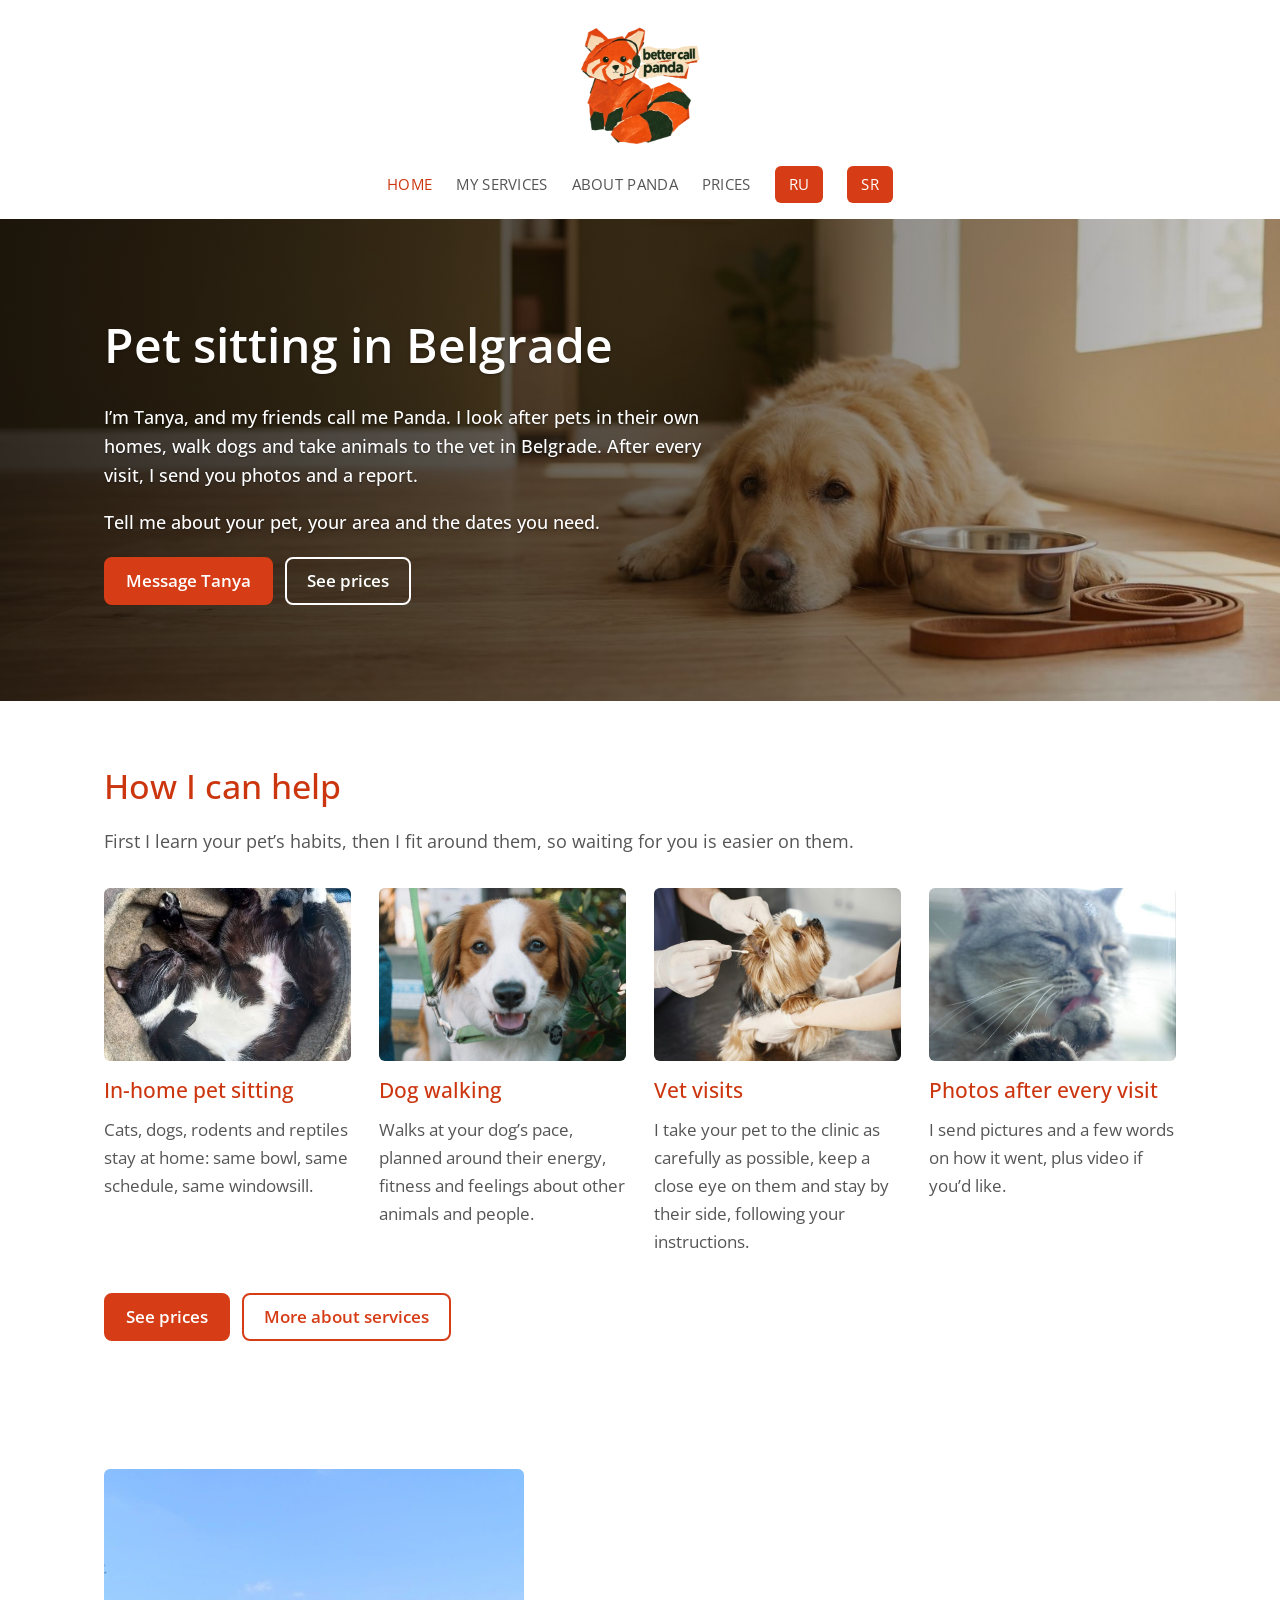
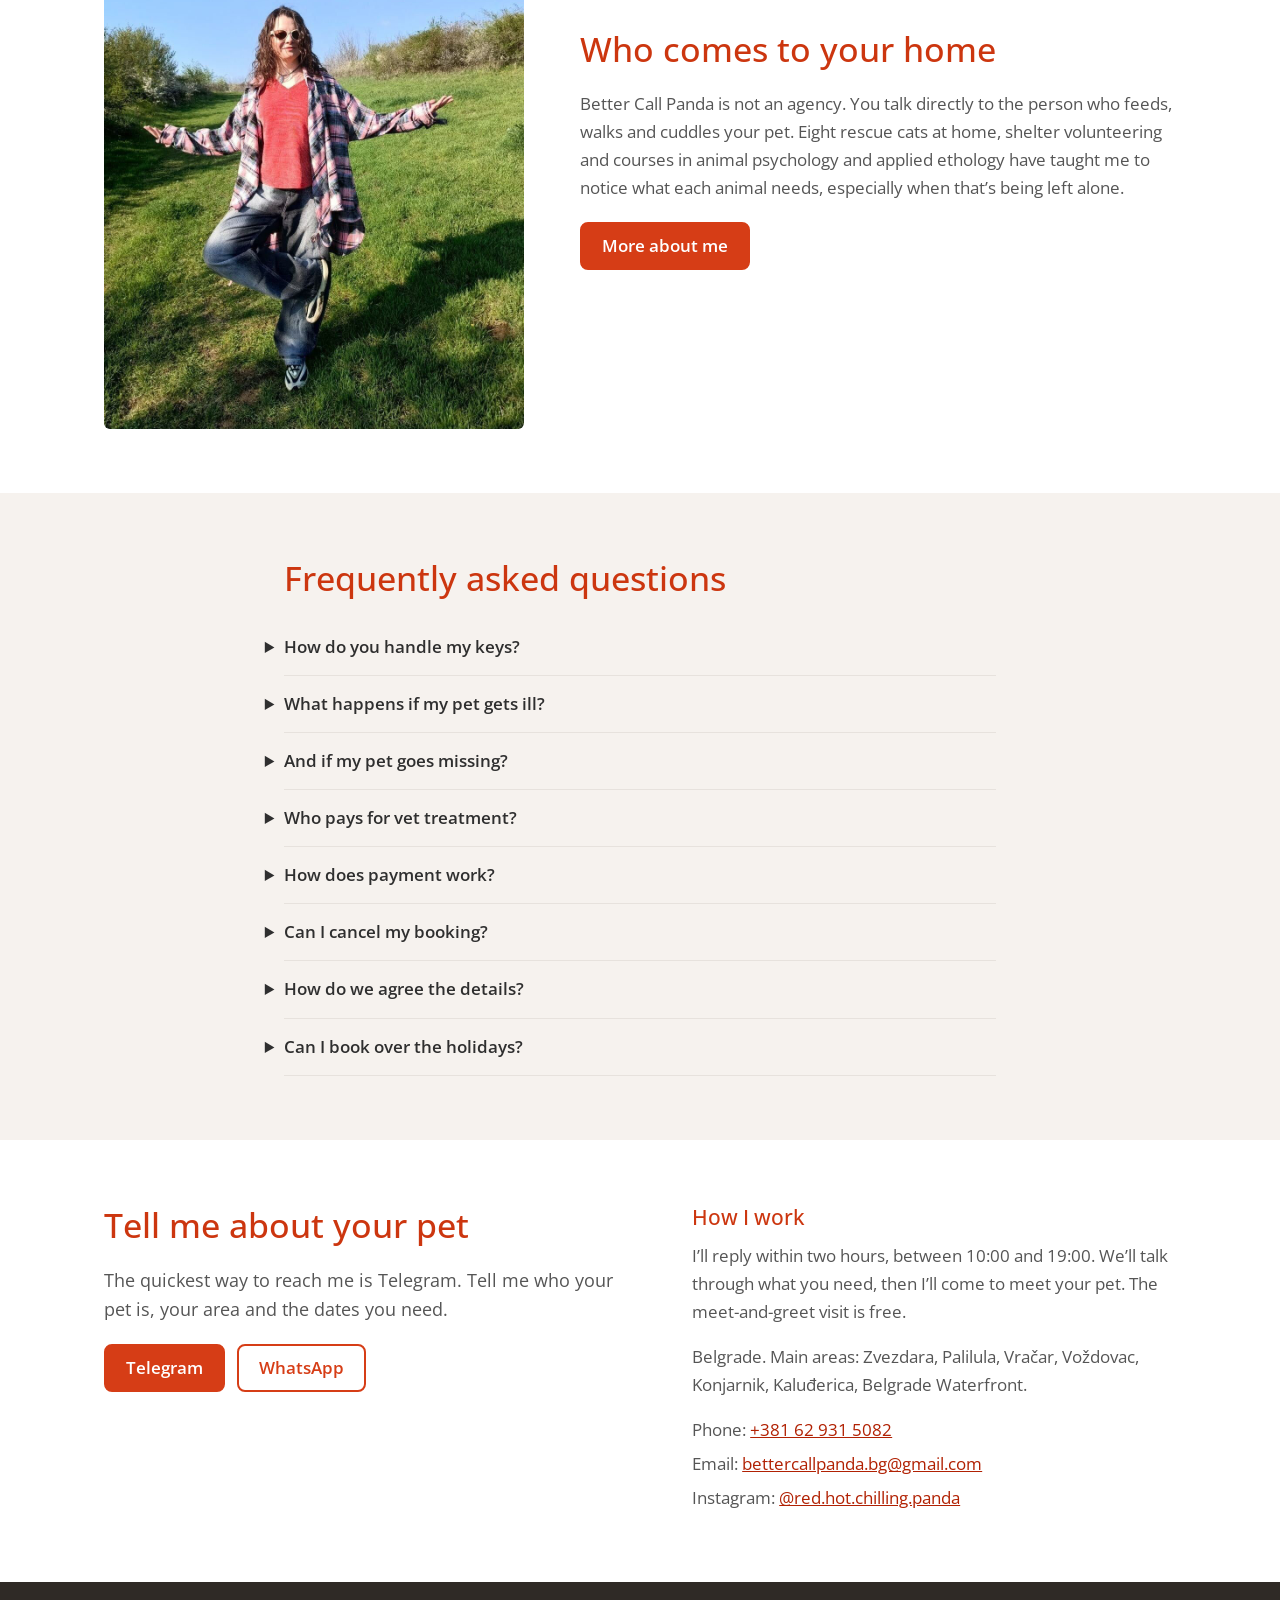
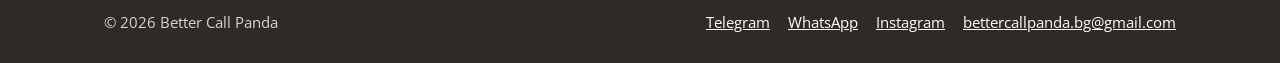
<file: index.html>
<!doctype html>
<html lang="en">
<head>
<meta charset="utf-8">
<meta name="viewport" content="width=device-width,initial-scale=1">
<title>Pet sitting in Belgrade – Better Call Panda</title>
<meta name="description" content="In-home pet sitting, dog walking and vet visits in Belgrade. Photos after every visit.">
<link rel="canonical" href="https://bettercallpanda.github.io/">
<link rel="alternate" hreflang="en" href="https://bettercallpanda.github.io/">
<link rel="alternate" hreflang="ru" href="https://bettercallpanda.github.io/ru/">
<link rel="alternate" hreflang="sr" href="https://bettercallpanda.github.io/sr/">
<link rel="alternate" hreflang="x-default" href="https://bettercallpanda.github.io/">
<meta property="og:type" content="website">
<meta property="og:title" content="Pet sitting in Belgrade – Better Call Panda">
<meta property="og:description" content="In-home pet sitting, dog walking and vet visits in Belgrade. Photos after every visit.">
<meta property="og:url" content="https://bettercallpanda.github.io/">
<meta property="og:image" content="https://bettercallpanda.github.io/img/tanya-portrait.jpg">
<meta property="og:locale" content="en_RS">
<link rel="icon" type="image/png" href="/img/favicon.png">
<link rel="preload" href="/fonts/open-sans-latin.woff2" as="font" type="font/woff2" crossorigin>
<link rel="stylesheet" href="/style.css">
<script type="application/ld+json">{"@context":"https://schema.org","@type":"LocalBusiness","name":"Better Call Panda","description":"In-home pet sitting, dog walking and vet visits in Belgrade. Photos after every visit.","url":"https://bettercallpanda.github.io/","image":"https://bettercallpanda.github.io/img/tanya-portrait.jpg","telephone":"+381 62 931 5082","email":"bettercallpanda.bg@gmail.com","areaServed":"Belgrade","address":{"@type":"PostalAddress","addressLocality":"Belgrade","addressCountry":"RS"},"sameAs":["https://instagram.com/red.hot.chilling.panda","https://t.me/purrfectpanda"]}</script>
</head>
<body>
<a class="skip" href="#main">Skip to main content</a>
<header class="top">
<a class="top__logo" href="/"><img src="/img/logo.webp" alt="Better Call Panda" width="360" height="379"></a>
<nav class="nav" aria-label="Main menu">
<a href="/" aria-current="page">Home</a>
<a href="/services">My Services</a>
<a href="/about">About Panda</a>
<a href="/prices">Prices</a>
<a class="lang" href="/ru/" hreflang="ru">RU</a>
<a class="lang" href="/sr/" hreflang="sr">SR</a>
</nav>
</header>
<main id="main">
<section class="hero"><img src="/img/hero.jpg" alt="" width="1600" height="900"><div class="hero__in"><h1>Pet sitting in Belgrade</h1><p>I’m Tanya, and my friends call me Panda. I look after pets in their own homes, walk dogs and take animals to the vet in Belgrade. After every visit, I send you photos and a report.</p><p>Tell me about your pet, your area and the dates you need.</p><div class="btns"><a class="btn" href="https://t.me/purrfectpanda">Message Tanya</a><a class="btn btn--light" href="/prices">See prices</a></div></div></section>
<section class="sec"><div class="wrap"><h2>How I can help</h2><p class="lead">First I learn your pet’s habits, then I fit around them, so waiting for you is easier on them.</p><div class="cards"><article class="card"><img src="/img/cat-basket.jpg" alt="Cat curled up in a basket" width="800" height="560" loading="lazy" style="object-position:50% 41%"><h3>In-home pet sitting</h3><p>Cats, dogs, rodents and reptiles stay at home: same bowl, same schedule, same windowsill.</p></article><article class="card"><img src="/img/dog-home.jpg" alt="Happy dog on a walk" width="800" height="560" loading="lazy" style="object-position:50% 16%"><h3>Dog walking</h3><p>Walks at your dog’s pace, planned around their energy, fitness and feelings about other animals and people.</p></article><article class="card"><img src="/img/vet-gloves.jpg" alt="Small dog being examined at the vet" width="800" height="560" loading="lazy"><h3>Vet visits</h3><p>I take your pet to the clinic as carefully as possible, keep a close eye on them and stay by their side, following your instructions.</p></article><article class="card"><img src="/img/cat-paw.jpg" alt="Close-up of a cat’s paw" width="800" height="560" loading="lazy" style="object-position:50% 4%"><h3>Photos after every visit</h3><p>I send pictures and a few words on how it went, plus video if you’d like.</p></article></div><div class="btns"><a class="btn" href="/prices">See prices</a><a class="btn btn--ghost" href="/services">More about services</a></div></div></section>
<section class="sec"><div class="wrap who"><img src="/img/tanya.jpg" alt="Tanya of Better Call Panda in a summer meadow" width="960" height="1280" loading="lazy"><div><h2>Who comes to your home</h2><p>Better Call Panda is not an agency. You talk directly to the person who feeds, walks and cuddles your pet. Eight rescue cats at home, shelter volunteering and courses in animal psychology and applied ethology have taught me to notice what each animal needs, especially when that’s being left alone.</p><div class="btns"><a class="btn" href="/about">More about me</a></div></div></div></section>
<section class="sec sec--soft"><div class="wrap narrow"><h2>Frequently asked questions</h2><details><summary>How do you handle my keys?</summary><p>I usually collect and return them in person, hand to hand. If another way suits you better, we’ll work it out.</p></details><details><summary>What happens if my pet gets ill?</summary><p>I ask for emergency contacts and your vet’s details in advance. If anything goes wrong, I’ll contact you straight away and book your pet in at your clinic. If you don’t have one, I’ll choose the nearest suitable clinic.</p></details><details><summary>And if my pet goes missing?</summary><p>I’ll tell you straight away, post in local chats and Facebook groups, and do everything I can to find them. It has never happened on my watch, but I’ve joined searches for lost cats and dogs.</p></details><details><summary>Who pays for vet treatment?</summary><p>Treatment is paid for by the owner. You can leave a sum with me for emergencies. If you haven’t, I’ll pay myself where I can, send you the receipt and you’ll pay me back. If your pet needs urgent care and I can’t pay upfront, I’ll arrange a deposit with the clinic.</p></details><details><summary>How does payment work?</summary><p>Cash only for now. You pay a 50% deposit at the meet-and-greet, which secures your dates, and the rest on the day of the first visit.</p></details><details><summary>Can I cancel my booking?</summary><p>Yes. Cancel at least 48 hours before the first visit and I’ll refund your full deposit. After that, it’s non-refundable. If I ever have to cancel, you’ll get everything back.</p></details><details><summary>How do we agree the details?</summary><p>First by phone or message, then in person at the free meet-and-greet. After that, I’ll send you the dates, services, price and cancellation terms, and all you need to do is confirm.</p></details><details><summary>Can I book over the holidays?</summary><p>Yes, but it’s best to message me early, as dates fill up faster around the holidays.</p></details></div></section>
<section class="sec" id="contact"><div class="wrap contact"><div><h2>Tell me about your pet</h2><p class="lead">The quickest way to reach me is Telegram. Tell me who your pet is, your area and the dates you need.</p><div class="btns"><a class="btn" href="https://t.me/purrfectpanda">Telegram</a><a class="btn btn--ghost" href="https://wa.me/381629315082">WhatsApp</a></div></div><div><h3>How I work</h3><p>I’ll reply within two hours, between 10:00 and 19:00. We’ll talk through what you need, then I’ll come to meet your pet. The meet-and-greet visit is free.</p><p>Belgrade. Main areas: Zvezdara, Palilula, Vračar, Voždovac, Konjarnik, Kaluđerica, Belgrade Waterfront.</p><ul><li>Phone: <a href="tel:+381629315082">+381 62 931 5082</a></li><li>Email: <a href="mailto:bettercallpanda.bg@gmail.com">bettercallpanda.bg@gmail.com</a></li><li>Instagram: <a href="https://instagram.com/red.hot.chilling.panda">@red.hot.chilling.panda</a></li></ul></div></div></section>
</main>
<footer class="foot"><div class="wrap"><span>© 2026 Better Call Panda</span><nav aria-label="Contacts"><a href="https://t.me/purrfectpanda">Telegram</a><a href="https://wa.me/381629315082">WhatsApp</a><a href="https://instagram.com/red.hot.chilling.panda">Instagram</a><a href="mailto:bettercallpanda.bg@gmail.com">bettercallpanda.bg@gmail.com</a></nav></div></footer>
<a class="tg-float" href="https://t.me/purrfectpanda"><svg viewBox="0 0 24 24" aria-hidden="true"><path d="M21.9 4.3 18.7 19.4c-.2 1-.9 1.3-1.8.8l-4.9-3.6-2.4 2.3c-.3.3-.5.5-1 .5l.3-5L18 6.1c.4-.4-.1-.6-.6-.2L6.2 13 1.4 11.5c-1-.3-1-1 .2-1.5L20.6 2.7c.9-.3 1.6.2 1.3 1.6z"/></svg><span>Ping me</span></a><script>(function(){var b=document.querySelector('.tg-float');function u(){var y=scrollY,h=innerHeight;b.classList.toggle('is-shown',y>h*.8||y+h>=document.documentElement.scrollHeight-40)}['scroll','resize','load','DOMContentLoaded'].forEach(function(e){addEventListener(e,u,{passive:true})})})()</script>
</body>
</html>
</file>
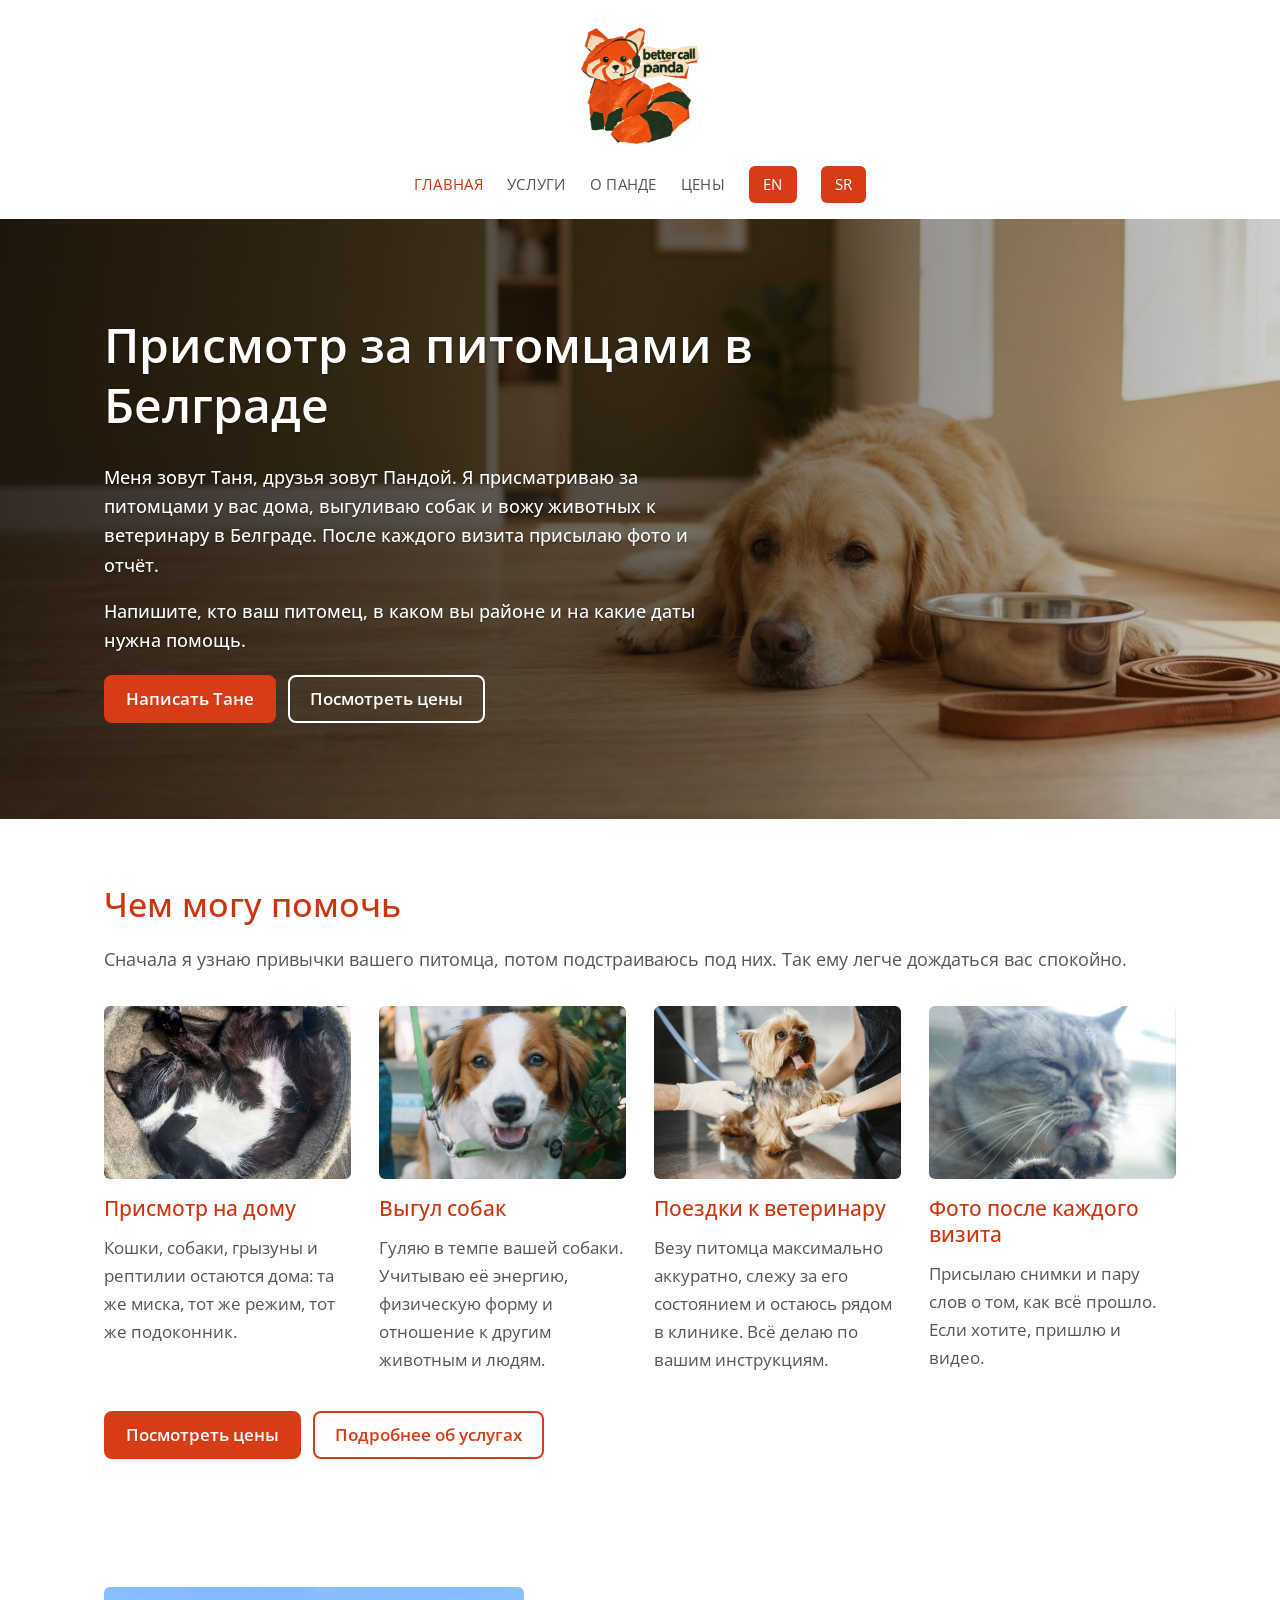
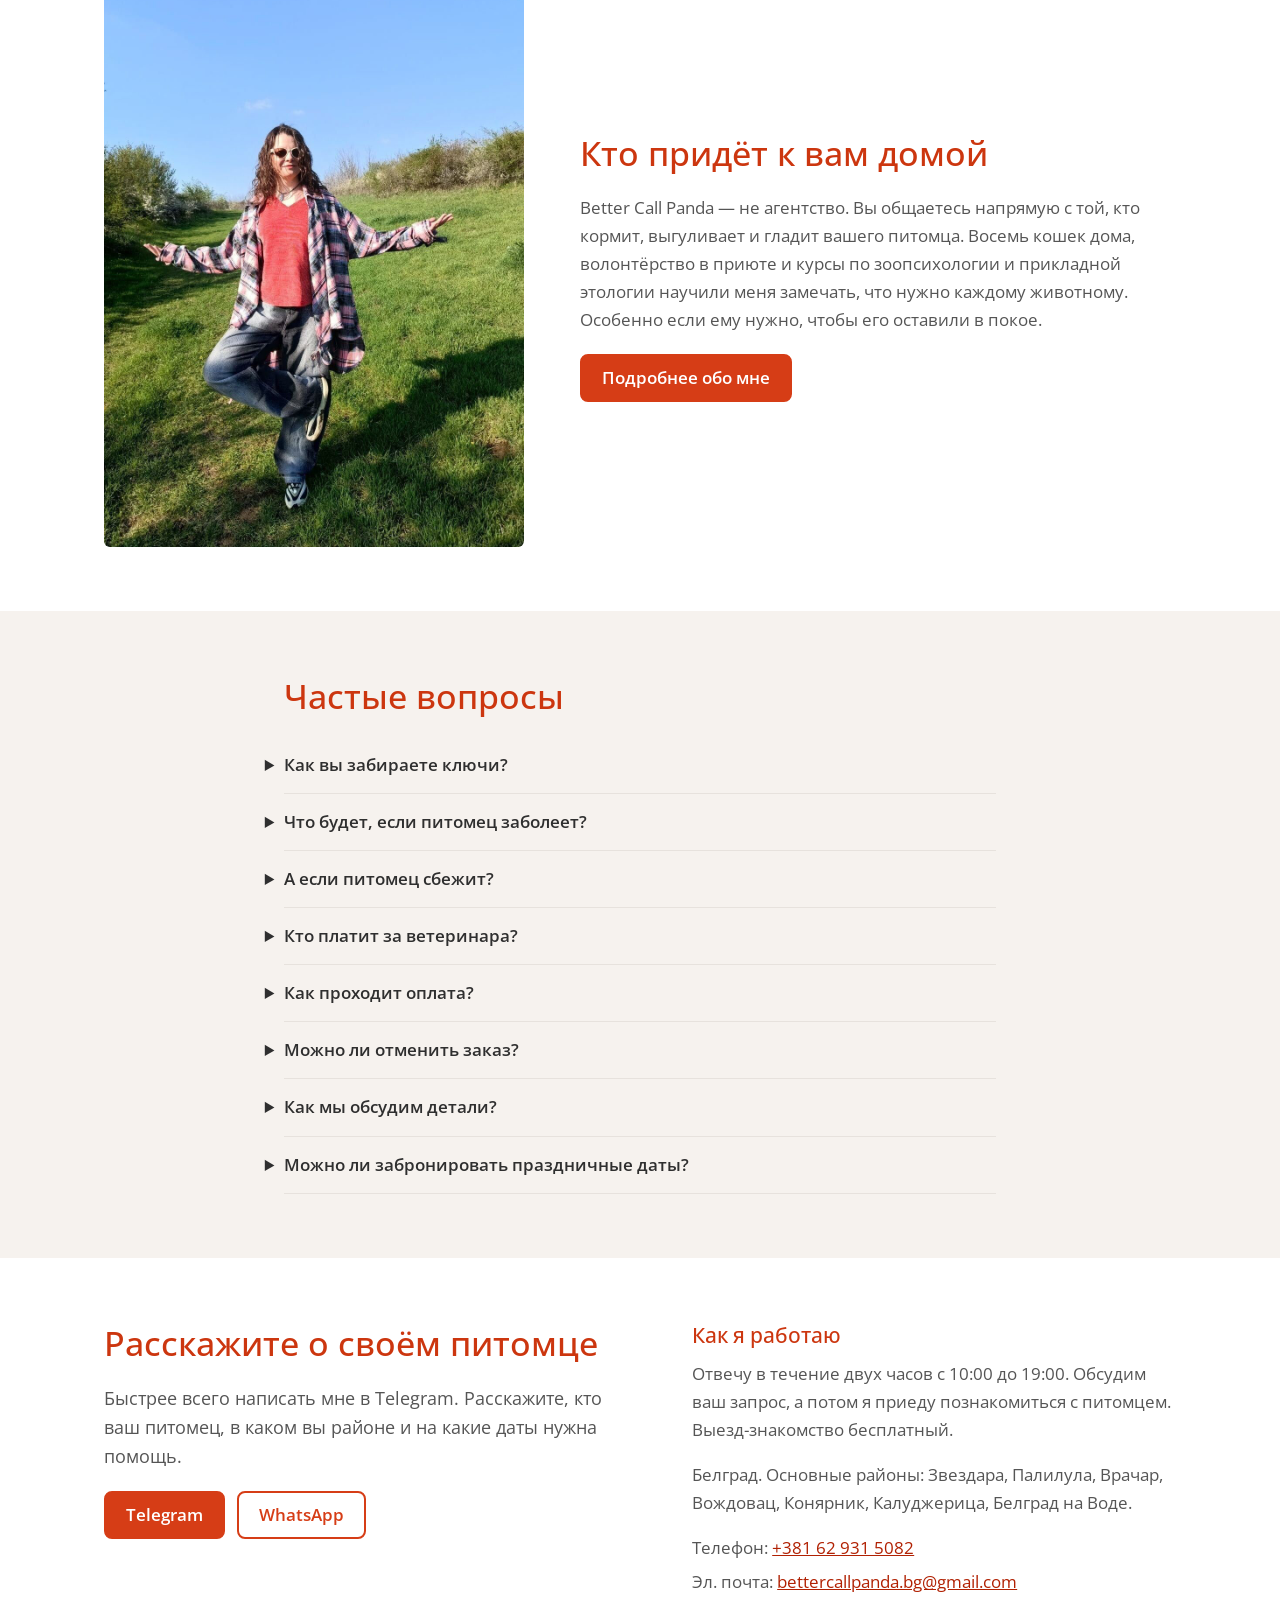
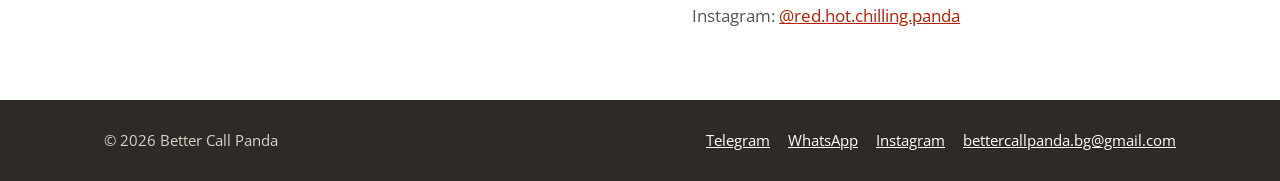
<file: ru/index.html>
<!doctype html>
<html lang="ru">
<head>
<meta charset="utf-8">
<meta name="viewport" content="width=device-width,initial-scale=1">
<title>Присмотр за питомцами в Белграде — Better Call Panda</title>
<meta name="description" content="Присмотр на дому, выгул собак и поездки к ветеринару в Белграде. Фото после каждого визита.">
<link rel="canonical" href="https://bettercallpanda.github.io/ru/">
<link rel="alternate" hreflang="en" href="https://bettercallpanda.github.io/">
<link rel="alternate" hreflang="ru" href="https://bettercallpanda.github.io/ru/">
<link rel="alternate" hreflang="sr" href="https://bettercallpanda.github.io/sr/">
<link rel="alternate" hreflang="x-default" href="https://bettercallpanda.github.io/">
<meta property="og:type" content="website">
<meta property="og:title" content="Присмотр за питомцами в Белграде — Better Call Panda">
<meta property="og:description" content="Присмотр на дому, выгул собак и поездки к ветеринару в Белграде. Фото после каждого визита.">
<meta property="og:url" content="https://bettercallpanda.github.io/ru/">
<meta property="og:image" content="https://bettercallpanda.github.io/img/tanya-portrait.jpg">
<meta property="og:locale" content="ru_RU">
<link rel="icon" type="image/png" href="/img/favicon.png">
<link rel="preload" href="/fonts/open-sans-latin.woff2" as="font" type="font/woff2" crossorigin>
<link rel="stylesheet" href="/style.css">
<script type="application/ld+json">{"@context":"https://schema.org","@type":"LocalBusiness","name":"Better Call Panda","description":"Присмотр на дому, выгул собак и поездки к ветеринару в Белграде. Фото после каждого визита.","url":"https://bettercallpanda.github.io/ru/","image":"https://bettercallpanda.github.io/img/tanya-portrait.jpg","telephone":"+381 62 931 5082","email":"bettercallpanda.bg@gmail.com","areaServed":"Belgrade","address":{"@type":"PostalAddress","addressLocality":"Belgrade","addressCountry":"RS"},"sameAs":["https://instagram.com/red.hot.chilling.panda","https://t.me/purrfectpanda"]}</script>
</head>
<body>
<a class="skip" href="#main">Перейти к содержанию</a>
<header class="top">
<a class="top__logo" href="/ru/"><img src="/img/logo.webp" alt="Better Call Panda" width="360" height="379"></a>
<nav class="nav" aria-label="Основное меню">
<a href="/ru/" aria-current="page">Главная</a>
<a href="/ru/services">Услуги</a>
<a href="/ru/about">О Панде</a>
<a href="/ru/prices">Цены</a>
<a class="lang" href="/" hreflang="en">EN</a>
<a class="lang" href="/sr/" hreflang="sr">SR</a>
</nav>
</header>
<main id="main">
<section class="hero"><img src="/img/hero.jpg" alt="" width="1600" height="900"><div class="hero__in"><h1>Присмотр за питомцами в Белграде</h1><p>Меня зовут Таня, друзья зовут Пандой. Я присматриваю за питомцами у вас дома, выгуливаю собак и вожу животных к ветеринару в Белграде. После каждого визита присылаю фото и отчёт.</p><p>Напишите, кто ваш питомец, в каком вы районе и на какие даты нужна помощь.</p><div class="btns"><a class="btn" href="https://t.me/purrfectpanda">Написать Тане</a><a class="btn btn--light" href="/ru/prices">Посмотреть цены</a></div></div></section>
<section class="sec"><div class="wrap"><h2>Чем могу помочь</h2><p class="lead">Сначала я узнаю привычки вашего питомца, потом подстраиваюсь под них. Так ему легче дождаться вас спокойно.</p><div class="cards"><article class="card"><img src="/img/cat-basket.jpg" alt="Кошка свернулась клубком в корзине" width="800" height="560" loading="lazy"><h3>Присмотр на дому</h3><p>Кошки, собаки, грызуны и рептилии остаются дома: та же миска, тот же режим, тот же подоконник.</p></article><article class="card"><img src="/img/dog-home.jpg" alt="Весёлая собака на прогулке" width="800" height="560" loading="lazy" style="object-position:50% 18%"><h3>Выгул собак</h3><p>Гуляю в темпе вашей собаки. Учитываю её энергию, физическую форму и отношение к другим животным и людям.</p></article><article class="card"><img src="/img/vet-table.jpg" alt="Маленькая собака на столе в ветклинике" width="800" height="560" loading="lazy"><h3>Поездки к ветеринару</h3><p>Везу питомца максимально аккуратно, слежу за его состоянием и остаюсь рядом в клинике. Всё делаю по вашим инструкциям.</p></article><article class="card"><img src="/img/cat-paw.jpg" alt="Кошачья лапа крупным планом" width="800" height="560" loading="lazy" style="object-position:50% 0%"><h3>Фото после каждого визита</h3><p>Присылаю снимки и пару слов о том, как всё прошло. Если хотите, пришлю и видео.</p></article></div><div class="btns"><a class="btn" href="/ru/prices">Посмотреть цены</a><a class="btn btn--ghost" href="/ru/services">Подробнее об услугах</a></div></div></section>
<section class="sec"><div class="wrap who"><img src="/img/tanya.jpg" alt="Таня, петситтер Better Call Panda, на летнем лугу" width="960" height="1280" loading="lazy"><div><h2>Кто придёт к вам домой</h2><p>Better Call Panda — не агентство. Вы общаетесь напрямую с той, кто кормит, выгуливает и гладит вашего питомца. Восемь кошек дома, волонтёрство в приюте и курсы по зоопсихологии и прикладной этологии научили меня замечать, что нужно каждому животному. Особенно если ему нужно, чтобы его оставили в покое.</p><div class="btns"><a class="btn" href="/ru/about">Подробнее обо мне</a></div></div></div></section>
<section class="sec sec--soft"><div class="wrap narrow"><h2>Частые вопросы</h2><details><summary>Как вы забираете ключи?</summary><p>Обычно забираю и возвращаю их лично, из рук в руки. Если вам удобнее иначе, договоримся.</p></details><details><summary>Что будет, если питомец заболеет?</summary><p>Заранее прошу контакты для экстренной связи и вашего ветеринара. Если что-то пойдёт не так, сразу свяжусь с вами и запишу питомца в вашу клинику. Если своей клиники у вас нет, выберу ближайшую подходящую.</p></details><details><summary>А если питомец сбежит?</summary><p>Сразу сообщу вам, размещу объявления в чатах и группах в Facebook и сделаю всё, чтобы его найти. В моей практике такого не случалось, но я участвовала в поисках потерявшихся кошек и собак.</p></details><details><summary>Кто платит за ветеринара?</summary><p>Лечение оплачивает хозяин питомца. Можно заранее оставить мне сумму на экстренный случай. Если её нет, по возможности заплачу сама, пришлю чек, и вы вернёте деньги. А если помощь нужна срочно и заплатить сразу не получается, договорюсь с клиникой о депозите.</p></details><details><summary>Как проходит оплата?</summary><p>Пока только наличными. На выезде-знакомстве вы вносите 50%, и даты закрепляются за вами. Остальное в день первого визита.</p></details><details><summary>Можно ли отменить заказ?</summary><p>Да. Если отмените за 48 часов до первого визита или раньше, верну всю предоплату. Позже она не возвращается. А если отменить придётся мне, верну всё.</p></details><details><summary>Как мы обсудим детали?</summary><p>Сначала по телефону или в переписке, потом при встрече на бесплатном выезде-знакомстве. После этого пришлю сообщение с датами, услугами, ценой и условиями отмены. Вам останется ответить, что всё верно.</p></details><details><summary>Можно ли забронировать праздничные даты?</summary><p>Да, но лучше написать заранее: перед праздниками свободные даты заканчиваются быстрее.</p></details></div></section>
<section class="sec" id="contact"><div class="wrap contact"><div><h2>Расскажите о своём питомце</h2><p class="lead">Быстрее всего написать мне в Telegram. Расскажите, кто ваш питомец, в каком вы районе и на какие даты нужна помощь.</p><div class="btns"><a class="btn" href="https://t.me/purrfectpanda">Telegram</a><a class="btn btn--ghost" href="https://wa.me/381629315082">WhatsApp</a></div></div><div><h3>Как я работаю</h3><p>Отвечу в течение двух часов с 10:00 до 19:00. Обсудим ваш запрос, а потом я приеду познакомиться с питомцем. Выезд-знакомство бесплатный.</p><p>Белград. Основные районы: Звездара, Палилула, Врачар, Вождовац, Конярник, Калуджерица, Белград на Воде.</p><ul><li>Телефон: <a href="tel:+381629315082">+381 62 931 5082</a></li><li>Эл. почта: <a href="mailto:bettercallpanda.bg@gmail.com">bettercallpanda.bg@gmail.com</a></li><li>Instagram: <a href="https://instagram.com/red.hot.chilling.panda">@red.hot.chilling.panda</a></li></ul></div></div></section>
</main>
<footer class="foot"><div class="wrap"><span>© 2026 Better Call Panda</span><nav aria-label="Контакты"><a href="https://t.me/purrfectpanda">Telegram</a><a href="https://wa.me/381629315082">WhatsApp</a><a href="https://instagram.com/red.hot.chilling.panda">Instagram</a><a href="mailto:bettercallpanda.bg@gmail.com">bettercallpanda.bg@gmail.com</a></nav></div></footer>
<a class="tg-float" href="https://t.me/purrfectpanda"><svg viewBox="0 0 24 24" aria-hidden="true"><path d="M21.9 4.3 18.7 19.4c-.2 1-.9 1.3-1.8.8l-4.9-3.6-2.4 2.3c-.3.3-.5.5-1 .5l.3-5L18 6.1c.4-.4-.1-.6-.6-.2L6.2 13 1.4 11.5c-1-.3-1-1 .2-1.5L20.6 2.7c.9-.3 1.6.2 1.3 1.6z"/></svg><span>Я на связи</span></a><script>(function(){var b=document.querySelector('.tg-float');function u(){var y=scrollY,h=innerHeight;b.classList.toggle('is-shown',y>h*.8||y+h>=document.documentElement.scrollHeight-40)}['scroll','resize','load','DOMContentLoaded'].forEach(function(e){addEventListener(e,u,{passive:true})})})()</script>
</body>
</html>
</file>
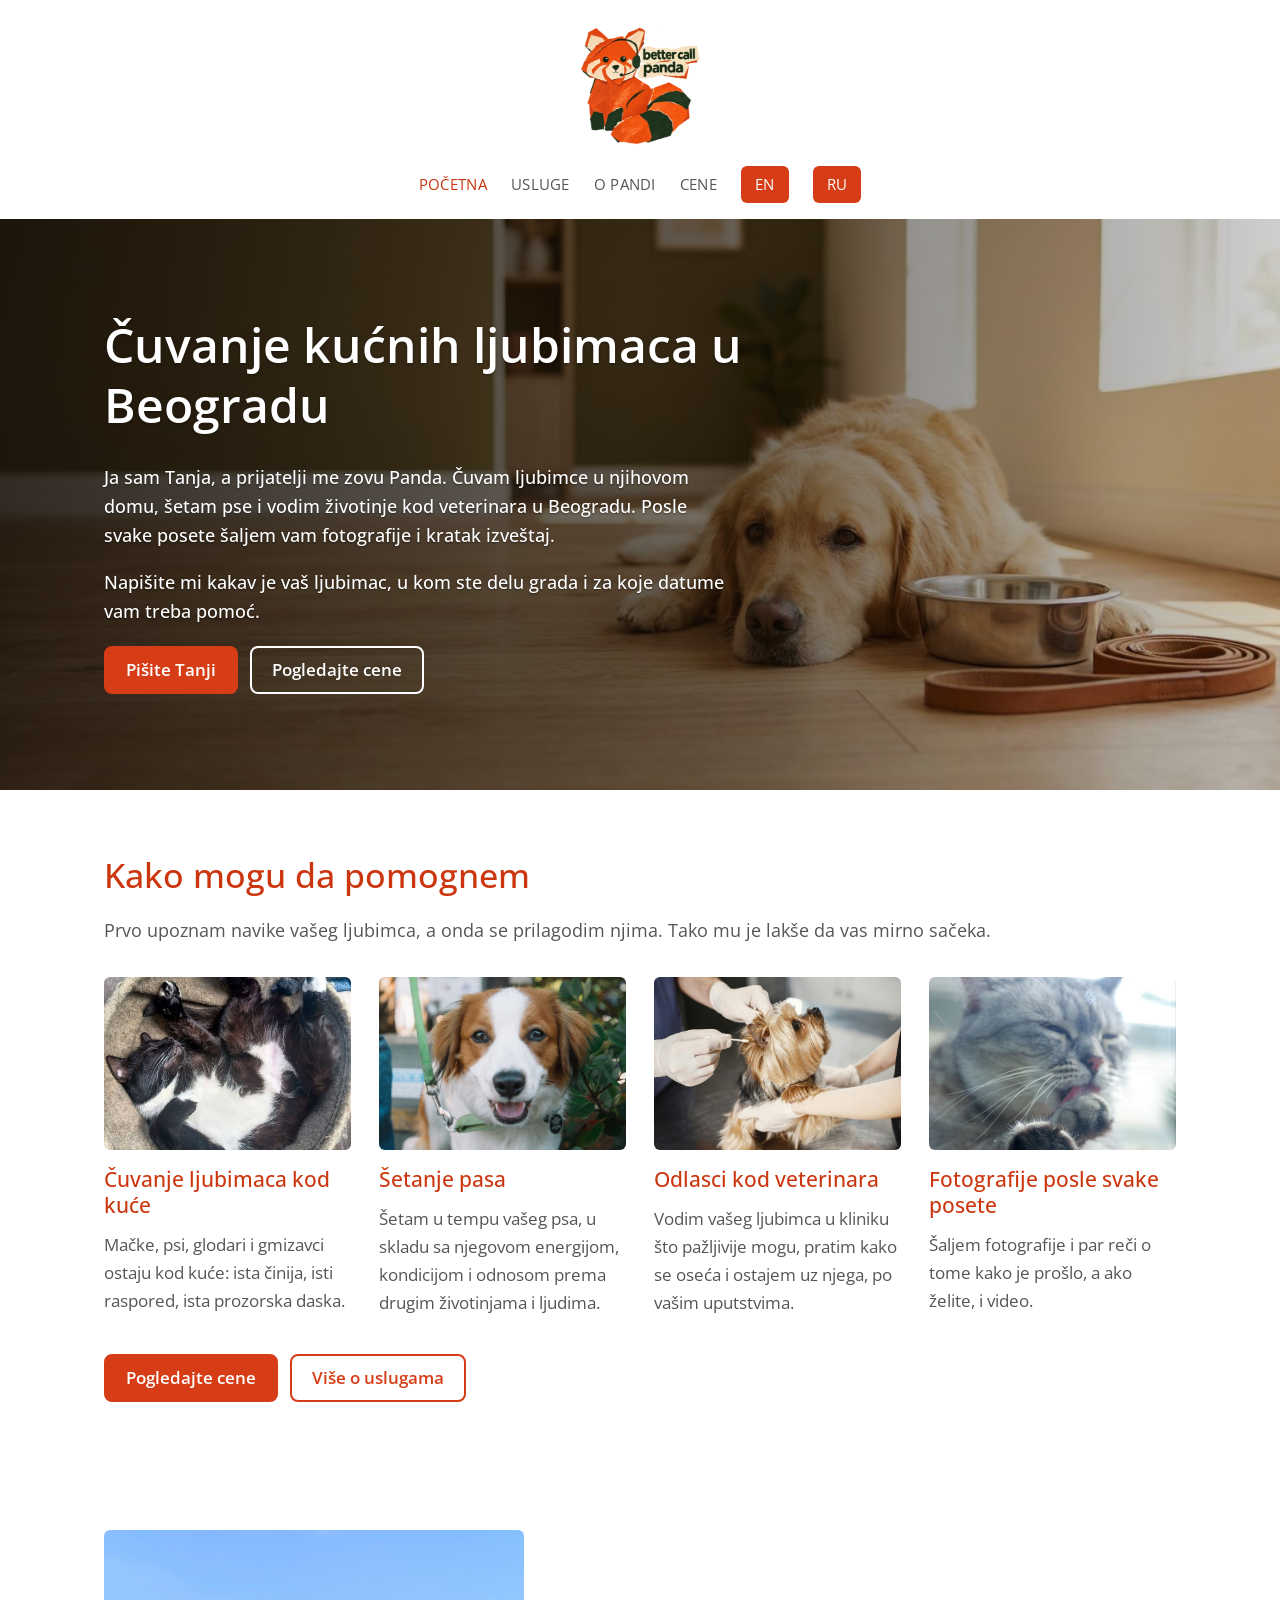
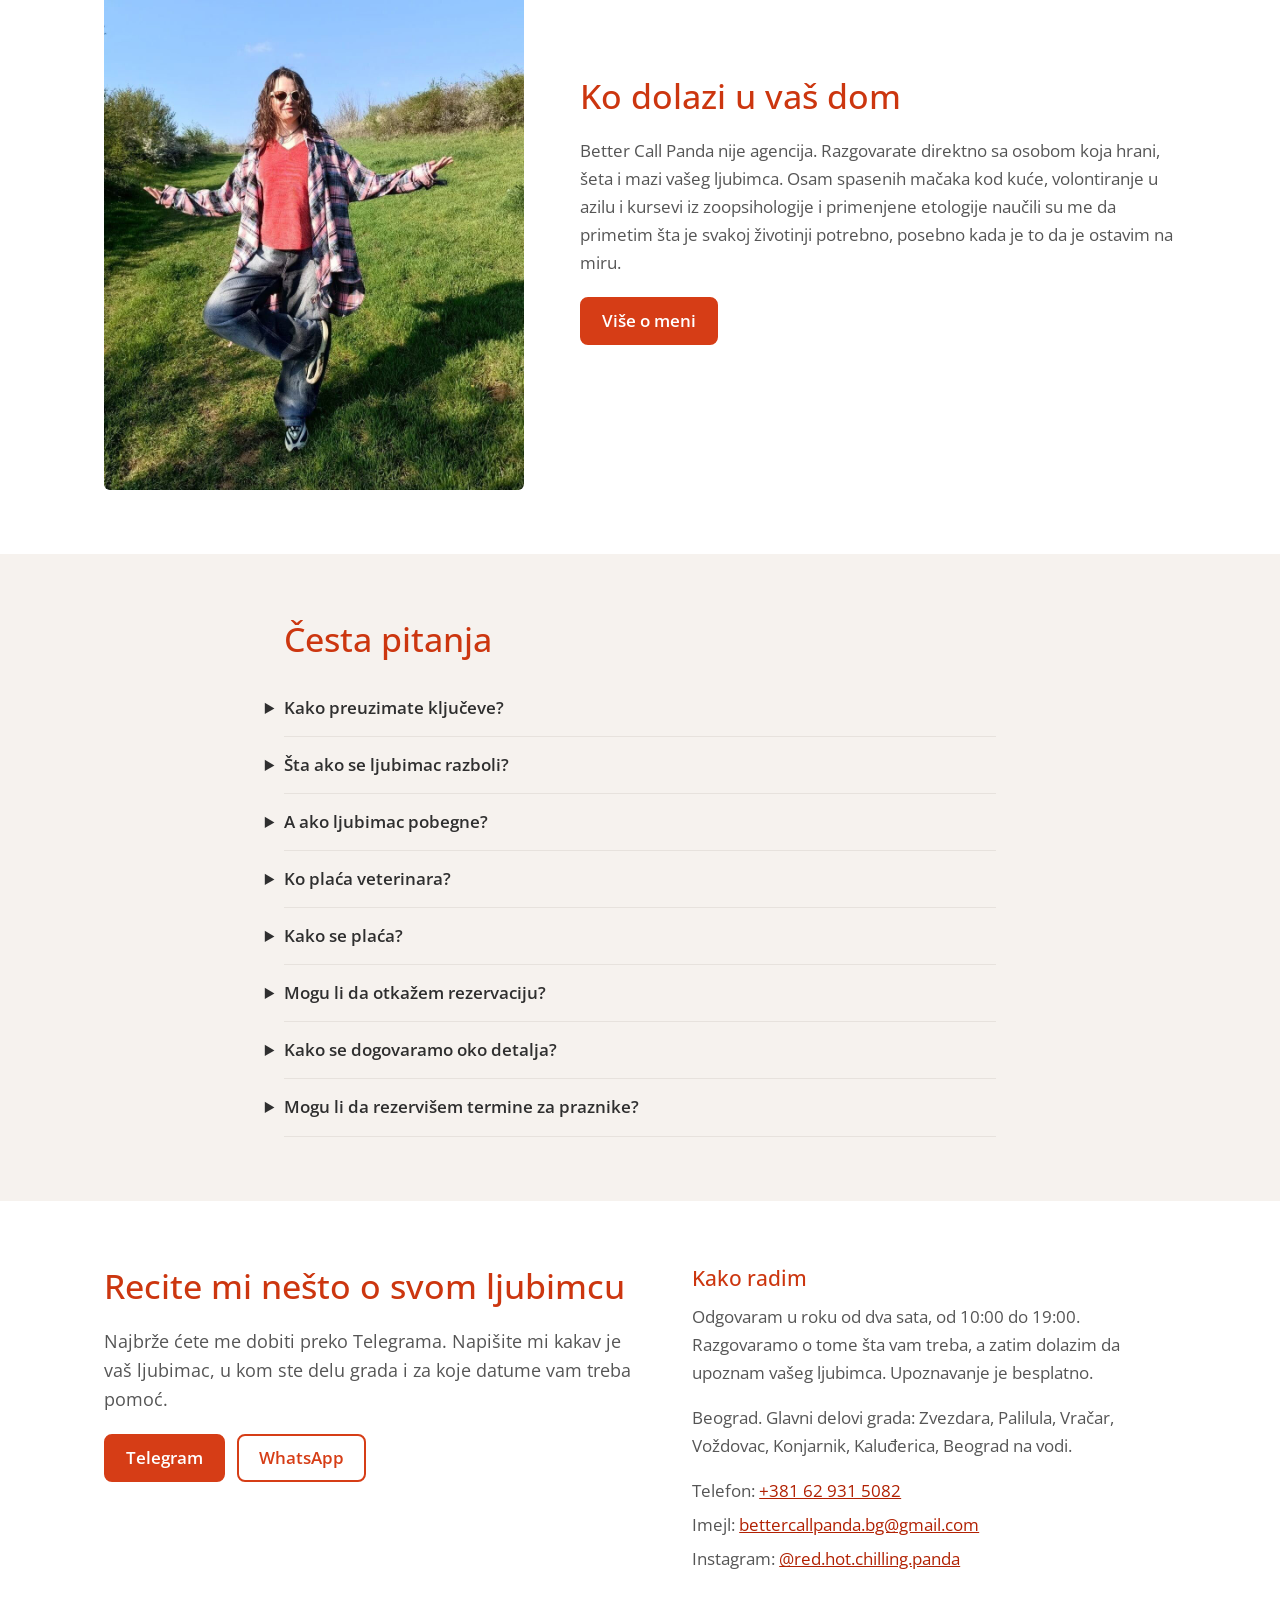
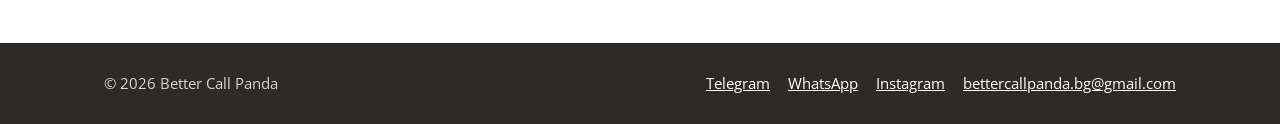
<file: sr/index.html>
<!doctype html>
<html lang="sr-Latn"><head>
<meta charset="utf-8">
<meta name="viewport" content="width=device-width,initial-scale=1">
<title>Čuvanje ljubimaca u Beogradu – Better Call Panda</title>
<meta name="description" content="Čuvanje ljubimaca kod kuće, šetanje pasa i odlasci kod veterinara u Beogradu. Fotografije posle svake posete.">
<link rel="canonical" href="https://bettercallpanda.github.io/sr/">
<link rel="alternate" hreflang="en" href="https://bettercallpanda.github.io/">
<link rel="alternate" hreflang="ru" href="https://bettercallpanda.github.io/ru/">
<link rel="alternate" hreflang="sr" href="https://bettercallpanda.github.io/sr/">
<link rel="alternate" hreflang="x-default" href="https://bettercallpanda.github.io/">
<meta property="og:type" content="website">
<meta property="og:title" content="Čuvanje ljubimaca u Beogradu – Better Call Panda">
<meta property="og:description" content="Čuvanje ljubimaca kod kuće, šetanje pasa i odlasci kod veterinara u Beogradu. Fotografije posle svake posete.">
<meta property="og:url" content="https://bettercallpanda.github.io/sr/">
<meta property="og:image" content="https://bettercallpanda.github.io/img/tanya-portrait.jpg">
<meta property="og:locale" content="sr_RS">
<link rel="icon" type="image/png" href="/img/favicon.png">
<link rel="preload" href="/fonts/open-sans-latin.woff2" as="font" type="font/woff2" crossorigin>
<link rel="stylesheet" href="/style.css">
<script type="application/ld+json">{"@context":"https://schema.org","@type":"LocalBusiness","name":"Better Call Panda","description":"Čuvanje ljubimaca kod kuće, šetanje pasa i odlasci kod veterinara u Beogradu. Fotografije posle svake posete.","url":"https://bettercallpanda.github.io/sr/","image":"https://bettercallpanda.github.io/img/tanya-portrait.jpg","telephone":"+381 62 931 5082","email":"bettercallpanda.bg@gmail.com","areaServed":"Belgrade","address":{"@type":"PostalAddress","addressLocality":"Belgrade","addressCountry":"RS"},"sameAs":["https://instagram.com/red.hot.chilling.panda","https://t.me/purrfectpanda"]}</script>
</head>
<body>
<a class="skip" href="#main">Pređi na sadržaj</a>
<header class="top">
<a class="top__logo" href="/sr/"><img src="/img/logo.webp" alt="Better Call Panda" width="360" height="379"></a>
<nav class="nav" aria-label="Glavni meni">
<a href="/sr/" aria-current="page">Početna</a>
<a href="/sr/services">Usluge</a>
<a href="/sr/about">O Pandi</a>
<a href="/sr/prices">Cene</a>


<a class="lang" href="/" hreflang="en">EN</a>
<a class="lang" href="/ru/" hreflang="ru">RU</a></nav>
</header>
<main id="main">
<section class="hero"><img src="/img/hero.jpg" alt="" width="1600" height="900"><div class="hero__in"><h1>Čuvanje kućnih ljubimaca u Beogradu</h1><p>Ja sam Tanja, a prijatelji me zovu Panda. Čuvam ljubimce u njihovom domu, šetam pse i vodim životinje kod veterinara u Beogradu. Posle svake posete šaljem vam fotografije i kratak izveštaj.</p><p>Napišite mi kakav je vaš ljubimac, u kom ste delu grada i za koje datume vam treba pomoć.</p><div class="btns"><a class="btn" href="https://t.me/purrfectpanda">Pišite Tanji</a><a class="btn btn--light" href="/sr/prices">Pogledajte cene</a></div></div></section>
<section class="sec"><div class="wrap"><h2>Kako mogu da pomognem</h2><p class="lead">Prvo upoznam navike vašeg ljubimca, a onda se prilagodim njima. Tako mu je lakše da vas mirno sačeka.</p><div class="cards"><article class="card"><img src="/img/cat-basket.jpg" alt="Mačka sklupčana u korpi" width="800" height="560" loading="lazy" style="object-position:50% 41%"><h3>Čuvanje ljubimaca kod kuće</h3><p>Mačke, psi, glodari i gmizavci ostaju kod kuće: ista činija, isti raspored, ista prozorska daska.</p></article><article class="card"><img src="/img/dog-home.jpg" alt="Veseo pas u šetnji" width="800" height="560" loading="lazy" style="object-position:50% 16%"><h3>Šetanje pasa</h3><p>Šetam u tempu vašeg psa, u skladu sa njegovom energijom, kondicijom i odnosom prema drugim životinjama i ljudima.</p></article><article class="card"><img src="/img/vet-gloves.jpg" alt="Mali pas na pregledu kod veterinara" width="800" height="560" loading="lazy"><h3>Odlasci kod veterinara</h3><p>Vodim vašeg ljubimca u kliniku što pažljivije mogu, pratim kako se oseća i ostajem uz njega, po vašim uputstvima.</p></article><article class="card"><img src="/img/cat-paw.jpg" alt="Mačja šapa izbliza" width="800" height="560" loading="lazy" style="object-position:50% 4%"><h3>Fotografije posle svake posete</h3><p>Šaljem fotografije i par reči o tome kako je prošlo, a ako želite, i video.</p></article></div><div class="btns"><a class="btn" href="/sr/prices">Pogledajte cene</a><a class="btn btn--ghost" href="/sr/services">Više o uslugama</a></div></div></section>
<section class="sec"><div class="wrap who"><img src="/img/tanya.jpg" alt="Tanja iz Better Call Panda na letnjoj livadi" width="960" height="1280" loading="lazy"><div><h2>Ko dolazi u vaš dom</h2><p>Better Call Panda nije agencija. Razgovarate direktno sa osobom koja hrani, šeta i mazi vašeg ljubimca. Osam spasenih mačaka kod kuće, volontiranje u azilu i kursevi iz zoopsihologije i primenjene etologije naučili su me da primetim šta je svakoj životinji potrebno, posebno kada je to da je ostavim na miru.</p><div class="btns"><a class="btn" href="/sr/about">Više o meni</a></div></div></div></section>
<section class="sec sec--soft"><div class="wrap narrow"><h2>Česta pitanja</h2><details><summary>Kako preuzimate ključeve?</summary><p>Obično ih preuzimam i vraćam lično, iz ruke u ruku. Ako vam više odgovara nešto drugo, dogovorićemo se.</p></details><details><summary>Šta ako se ljubimac razboli?</summary><p>Unapred tražim kontakte za hitne slučajeve i podatke vašeg veterinara. Ako nešto krene naopako, odmah ću vam se javiti i zakazati pregled u vašoj klinici. Ako je nemate, izabraću najbližu odgovarajuću.</p></details><details><summary>A ako ljubimac pobegne?</summary><p>Odmah ću vam javiti, objaviti oglas u lokalnim četovima i Facebook grupama i učiniti sve da ga pronađem. Meni se to još nije desilo, ali sam učestvovala u potragama za izgubljenim mačkama i psima.</p></details><details><summary>Ko plaća veterinara?</summary><p>Lečenje plaća vlasnik ljubimca. Možete mi unapred ostaviti iznos za hitne slučajeve. Ako ga niste ostavili, platiću sama kad mogu, poslati vam račun, a vi ćete mi vratiti novac. Ako je pomoć hitna, a ne mogu odmah da platim, dogovoriću depozit sa klinikom.</p></details><details><summary>Kako se plaća?</summary><p>Za sada samo gotovinom. Na upoznavanju plaćate 50% avansa, čime se datumi rezervišu za vas, a ostatak na dan prve posete.</p></details><details><summary>Mogu li da otkažem rezervaciju?</summary><p>Da. Ako otkažete najkasnije 48 sati pre prve posete, vraćam ceo avans. Posle toga se avans ne vraća. Ako ja moram da otkažem, vraćam vam sve.</p></details><details><summary>Kako se dogovaramo oko detalja?</summary><p>Prvo telefonom ili porukom, a zatim uživo, na besplatnom upoznavanju. Posle toga vam šaljem poruku sa datumima, uslugama, cenom i uslovima otkazivanja, a vi samo potvrdite.</p></details><details><summary>Mogu li da rezervišem termine za praznike?</summary><p>Da, ali je najbolje da se javite ranije, jer se pred praznike termini brže popunjavaju.</p></details></div></section>
<section class="sec" id="contact"><div class="wrap contact"><div><h2>Recite mi nešto o svom ljubimcu</h2><p class="lead">Najbrže ćete me dobiti preko Telegrama. Napišite mi kakav je vaš ljubimac, u kom ste delu grada i za koje datume vam treba pomoć.</p><div class="btns"><a class="btn" href="https://t.me/purrfectpanda">Telegram</a><a class="btn btn--ghost" href="https://wa.me/381629315082">WhatsApp</a></div></div><div><h3>Kako radim</h3><p>Odgovaram u roku od dva sata, od 10:00 do 19:00. Razgovaramo o tome šta vam treba, a zatim dolazim da upoznam vašeg ljubimca. Upoznavanje je besplatno.</p><p>Beograd. Glavni delovi grada: Zvezdara, Palilula, Vračar, Voždovac, Konjarnik, Kaluđerica, Beograd na vodi.</p><ul><li>Telefon: <a href="tel:+381629315082">+381 62 931 5082</a></li><li>Imejl: <a href="mailto:bettercallpanda.bg@gmail.com">bettercallpanda.bg@gmail.com</a></li><li>Instagram: <a href="https://instagram.com/red.hot.chilling.panda">@red.hot.chilling.panda</a></li></ul></div></div></section>
</main>
<footer class="foot"><div class="wrap"><span>© 2026 Better Call Panda</span><nav aria-label="Kontakti"><a href="https://t.me/purrfectpanda">Telegram</a><a href="https://wa.me/381629315082">WhatsApp</a><a href="https://instagram.com/red.hot.chilling.panda">Instagram</a><a href="mailto:bettercallpanda.bg@gmail.com">bettercallpanda.bg@gmail.com</a></nav></div></footer>


<a class="tg-float" href="https://t.me/purrfectpanda"><svg viewBox="0 0 24 24" aria-hidden="true"><path d="M21.9 4.3 18.7 19.4c-.2 1-.9 1.3-1.8.8l-4.9-3.6-2.4 2.3c-.3.3-.5.5-1 .5l.3-5L18 6.1c.4-.4-.1-.6-.6-.2L6.2 13 1.4 11.5c-1-.3-1-1 .2-1.5L20.6 2.7c.9-.3 1.6.2 1.3 1.6z"/></svg><span>Javite se</span></a><script>(function(){var b=document.querySelector('.tg-float');function u(){var y=scrollY,h=innerHeight;b.classList.toggle('is-shown',y>h*.8||y+h>=document.documentElement.scrollHeight-40)}['scroll','resize','load','DOMContentLoaded'].forEach(function(e){addEventListener(e,u,{passive:true})})})()</script>
</body></html>
</file>
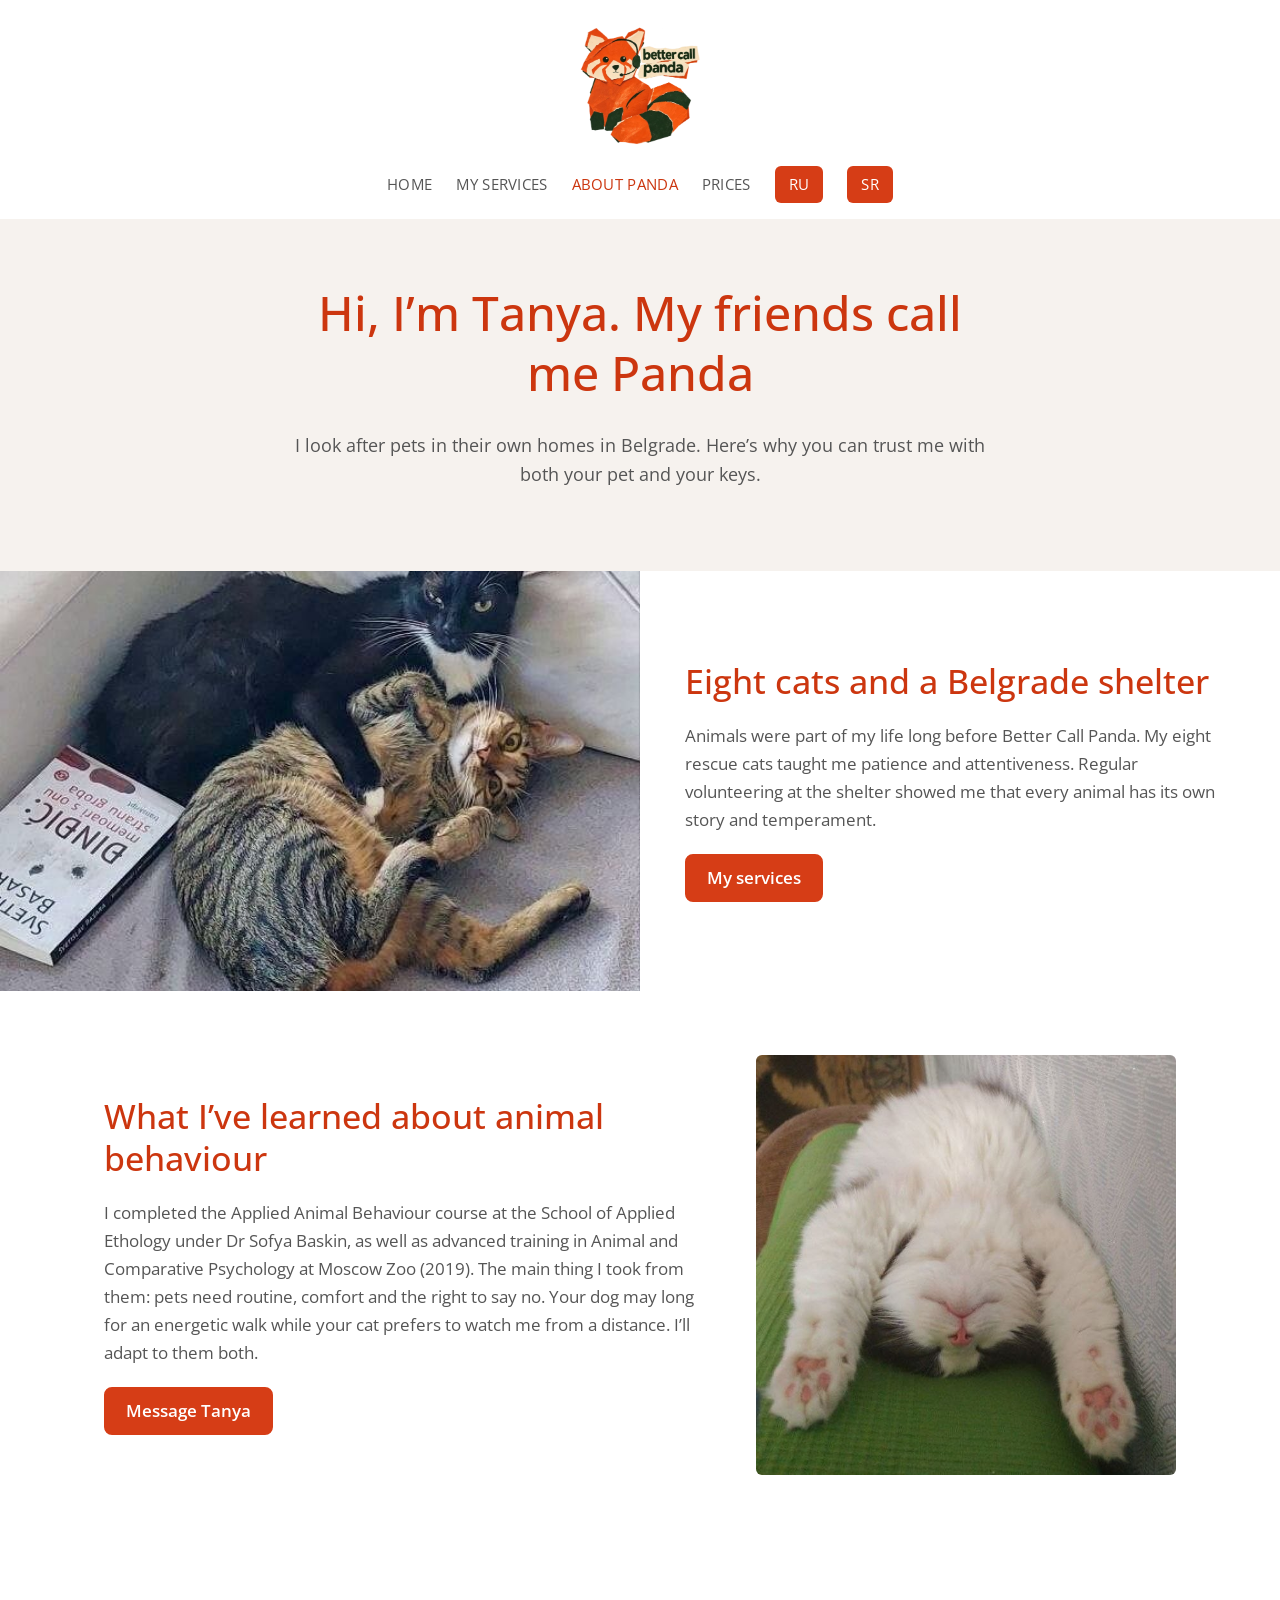
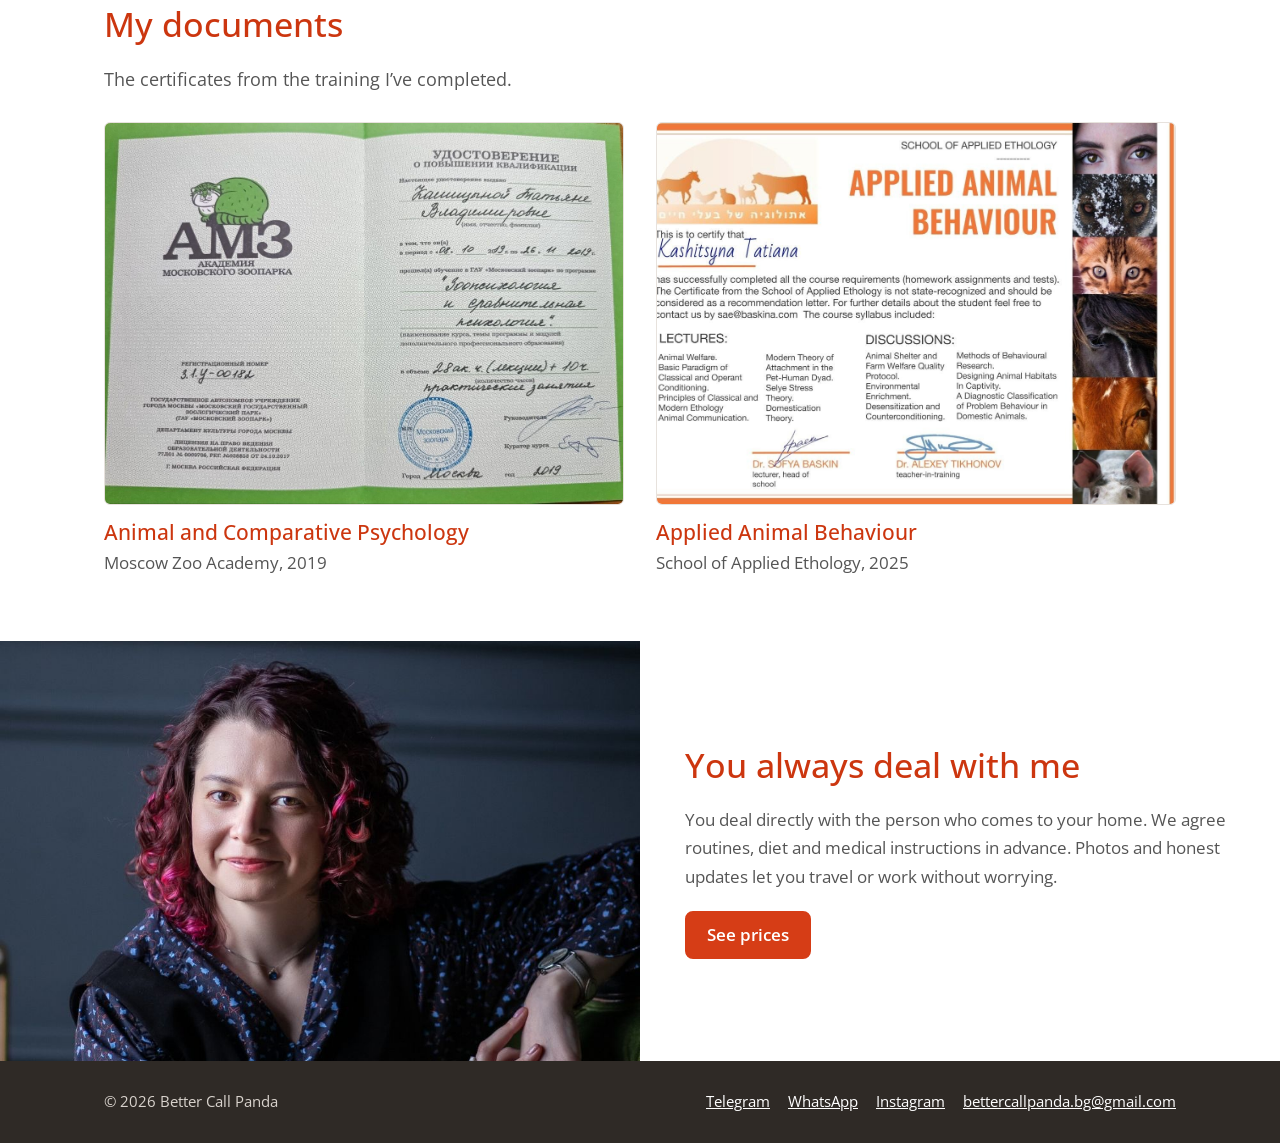
<file: about.html>
<!doctype html>
<html lang="en">
<head>
<meta charset="utf-8">
<meta name="viewport" content="width=device-width,initial-scale=1">
<title>Meet Tanya – Better Call Panda</title>
<meta name="description" content="Eight rescue cats, shelter volunteering in Belgrade, courses in animal psychology and applied ethology.">
<link rel="canonical" href="https://bettercallpanda.github.io/about">
<link rel="alternate" hreflang="en" href="https://bettercallpanda.github.io/about">
<link rel="alternate" hreflang="ru" href="https://bettercallpanda.github.io/ru/about">
<link rel="alternate" hreflang="sr" href="https://bettercallpanda.github.io/sr/about">
<link rel="alternate" hreflang="x-default" href="https://bettercallpanda.github.io/about">
<meta property="og:type" content="website">
<meta property="og:title" content="Meet Tanya – Better Call Panda">
<meta property="og:description" content="Eight rescue cats, shelter volunteering in Belgrade, courses in animal psychology and applied ethology.">
<meta property="og:url" content="https://bettercallpanda.github.io/about">
<meta property="og:image" content="https://bettercallpanda.github.io/img/tanya-portrait.jpg">
<meta property="og:locale" content="en_RS">
<link rel="icon" type="image/png" href="/img/favicon.png">
<link rel="preload" href="/fonts/open-sans-latin.woff2" as="font" type="font/woff2" crossorigin>
<link rel="stylesheet" href="/style.css">
</head>
<body>
<a class="skip" href="#main">Skip to main content</a>
<header class="top">
<a class="top__logo" href="/"><img src="/img/logo.webp" alt="Better Call Panda" width="360" height="379"></a>
<nav class="nav" aria-label="Main menu">
<a href="/">Home</a>
<a href="/services">My Services</a>
<a href="/about" aria-current="page">About Panda</a>
<a href="/prices">Prices</a>
<a class="lang" href="/ru/about" hreflang="ru">RU</a>
<a class="lang" href="/sr/about" hreflang="sr">SR</a>
</nav>
</header>
<main id="main">
<section class="sec sec--soft sec--center"><div class="wrap narrow"><h1>Hi, I’m Tanya. My friends call me Panda</h1><p class="lead">I look after pets in their own homes in Belgrade. Here’s why you can trust me with both your pet and your keys.</p></div></section>
<section class="split"><div class="split__img"><img src="/img/cats-hug.jpg" alt="Two cats hugging each other" width="1000" height="750" loading="lazy"></div><div class="split__txt"><h2>Eight cats and a Belgrade shelter</h2><p>Animals were part of my life long before Better Call Panda. My eight rescue cats taught me patience and attentiveness. Regular volunteering at the shelter showed me that every animal has its own story and temperament.</p><div class="btns"><a class="btn" href="/services">My services</a></div></div></section>
<section class="sec"><div class="wrap who who--rev"><div><h2>What I’ve learned about animal behaviour</h2><p>I completed the Applied Animal Behaviour course at the School of Applied Ethology under Dr Sofya Baskin, as well as advanced training in Animal and Comparative Psychology at Moscow Zoo (2019). The main thing I took from them: pets need routine, comfort and the right to say no. Your dog may long for an energetic walk while your cat prefers to watch me from a distance. I’ll adapt to them both.</p><div class="btns"><a class="btn" href="https://t.me/purrfectpanda">Message Tanya</a></div></div><img src="/img/cat-sleeping.jpg" alt="White cat asleep upside down with its paws stretched out" width="660" height="660" loading="lazy"></div></section>
<section class="sec"><div class="wrap"><h2>My documents</h2><p class="lead">The certificates from the training I’ve completed.</p><div class="docs"><div><a href="/img/zoo-certificate.jpg"><img src="/img/zoo-certificate.jpg" alt="Moscow Zoo advanced training certificate in Animal and Comparative Psychology" width="1280" height="942" loading="lazy"></a><h3>Animal and Comparative Psychology</h3><p>Moscow Zoo Academy, 2019</p></div><div><a href="/img/ethology-certificate.jpg"><img src="/img/ethology-certificate.jpg" alt="Certificate of completion of the Applied Animal Behaviour course, School of Applied Ethology" width="1280" height="899" loading="lazy"></a><h3>Applied Animal Behaviour</h3><p>School of Applied Ethology, 2025</p></div></div></div></section>
<section class="split"><div class="split__img"><img src="/img/tanya-portrait.jpg" alt="Portrait of Tanya of Better Call Panda" width="1000" height="750" loading="lazy"></div><div class="split__txt"><h2>You always deal with me</h2><p>You deal directly with the person who comes to your home. We agree routines, diet and medical instructions in advance. Photos and honest updates let you travel or work without worrying.</p><div class="btns"><a class="btn" href="/prices">See prices</a></div></div></section>
</main>
<footer class="foot"><div class="wrap"><span>© 2026 Better Call Panda</span><nav aria-label="Contacts"><a href="https://t.me/purrfectpanda">Telegram</a><a href="https://wa.me/381629315082">WhatsApp</a><a href="https://instagram.com/red.hot.chilling.panda">Instagram</a><a href="mailto:bettercallpanda.bg@gmail.com">bettercallpanda.bg@gmail.com</a></nav></div></footer>
<a class="tg-float" href="https://t.me/purrfectpanda"><svg viewBox="0 0 24 24" aria-hidden="true"><path d="M21.9 4.3 18.7 19.4c-.2 1-.9 1.3-1.8.8l-4.9-3.6-2.4 2.3c-.3.3-.5.5-1 .5l.3-5L18 6.1c.4-.4-.1-.6-.6-.2L6.2 13 1.4 11.5c-1-.3-1-1 .2-1.5L20.6 2.7c.9-.3 1.6.2 1.3 1.6z"/></svg><span>Ping me</span></a><script>(function(){var b=document.querySelector('.tg-float');function u(){var y=scrollY,h=innerHeight;b.classList.toggle('is-shown',y>h*.8||y+h>=document.documentElement.scrollHeight-40)}['scroll','resize','load','DOMContentLoaded'].forEach(function(e){addEventListener(e,u,{passive:true})})})()</script>
</body>
</html>
</file>
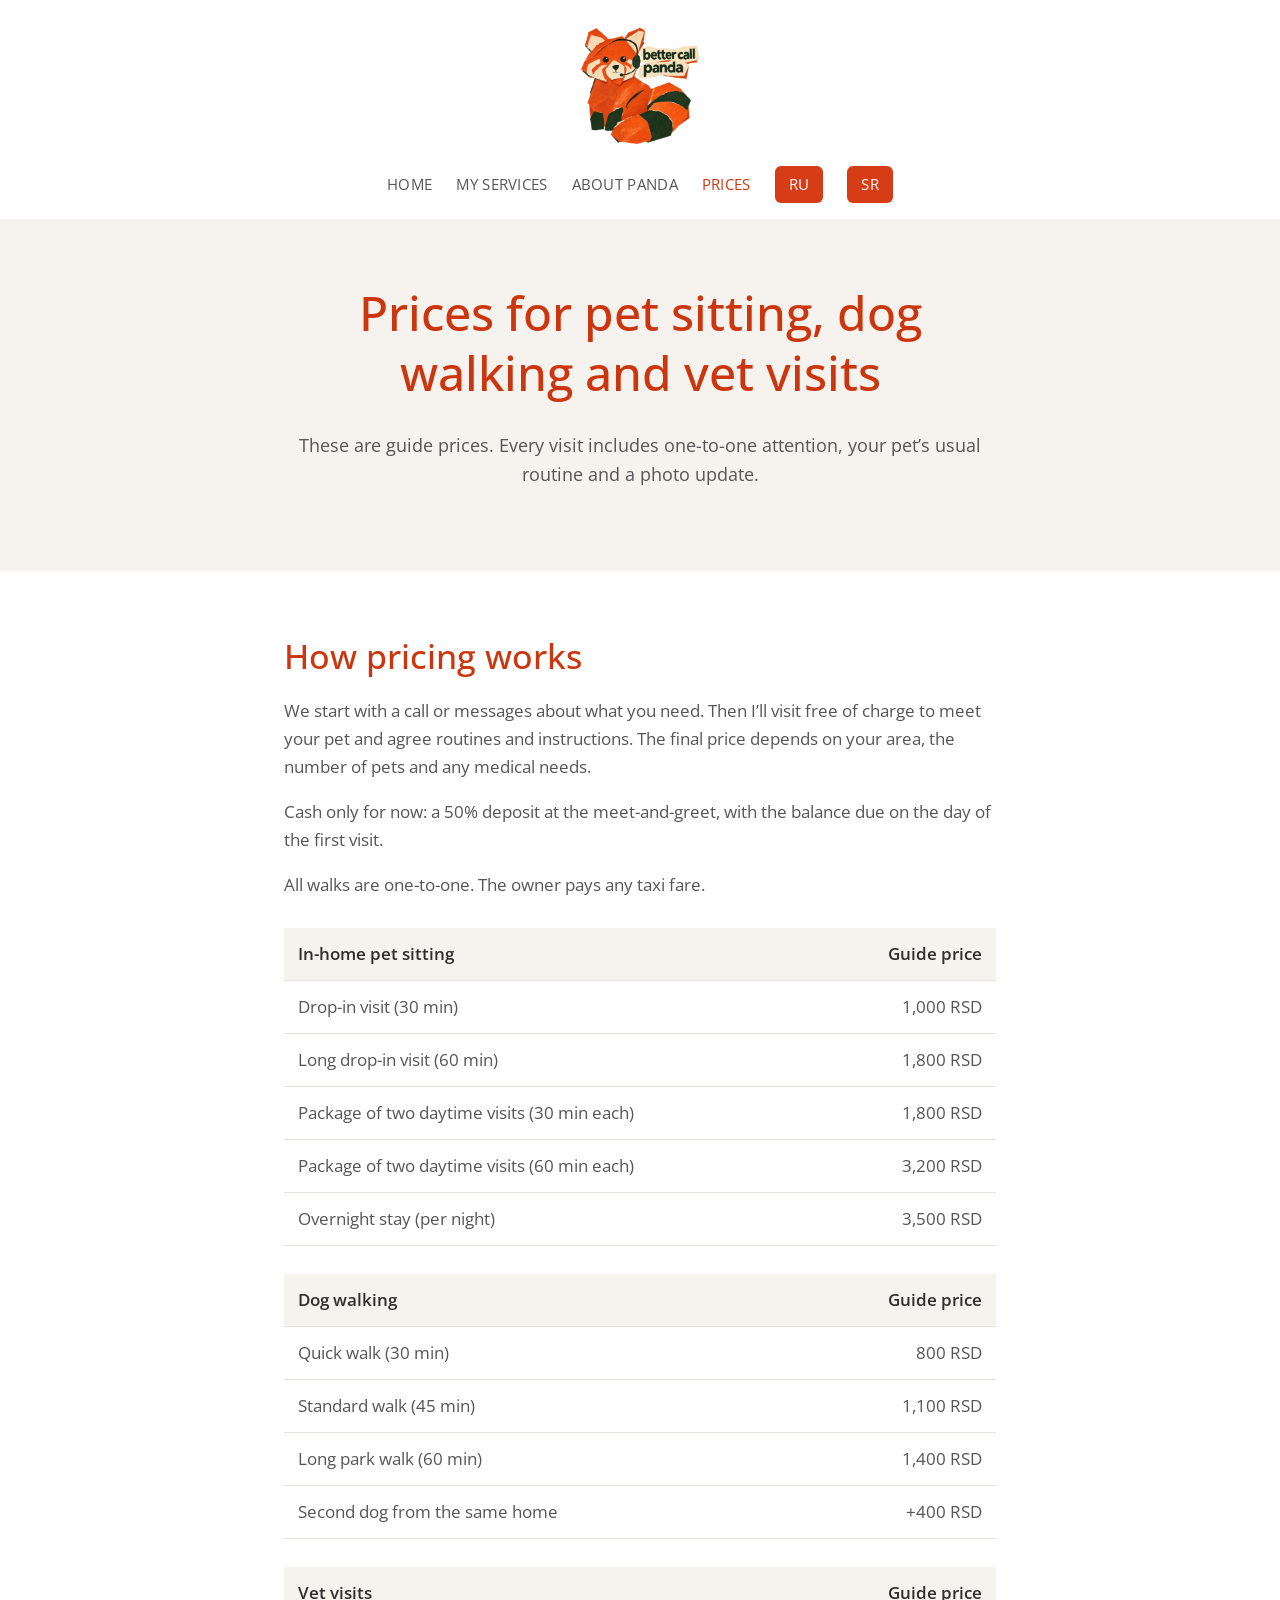
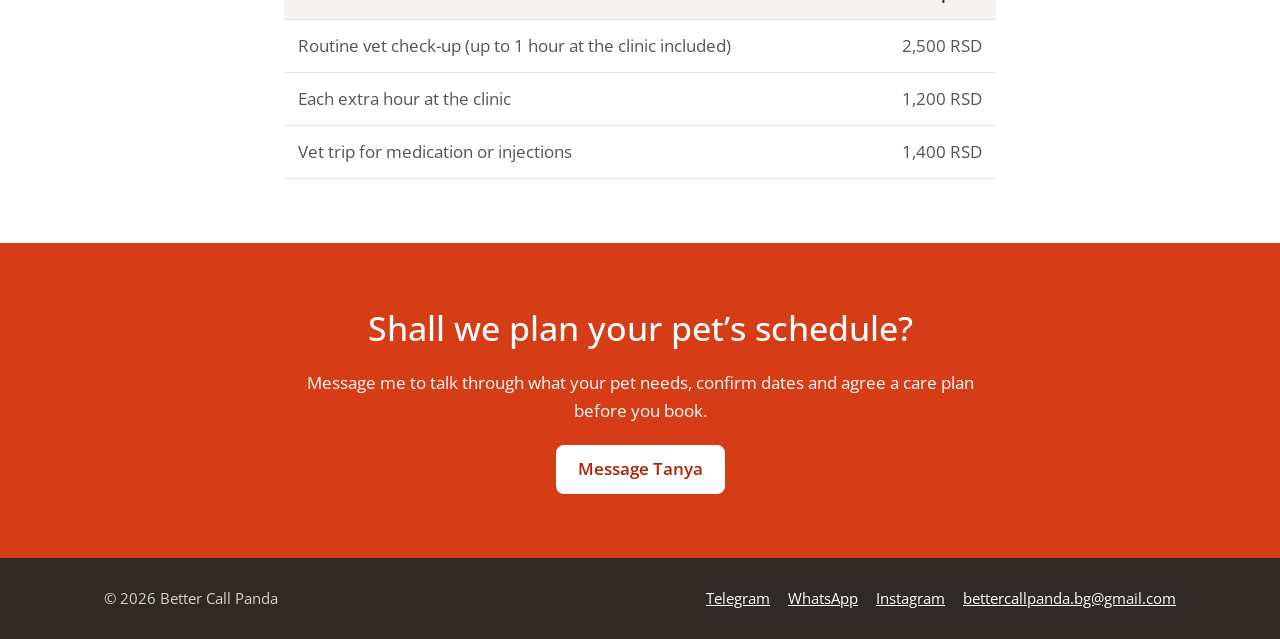
<file: prices.html>
<!doctype html>
<html lang="en">
<head>
<meta charset="utf-8">
<meta name="viewport" content="width=device-width,initial-scale=1">
<title>Pet sitting prices in Belgrade – Better Call Panda</title>
<meta name="description" content="Guide prices for pet sitting, dog walking and vet visits in Belgrade. The meet-and-greet visit is free.">
<link rel="canonical" href="https://bettercallpanda.github.io/prices">
<link rel="alternate" hreflang="en" href="https://bettercallpanda.github.io/prices">
<link rel="alternate" hreflang="ru" href="https://bettercallpanda.github.io/ru/prices">
<link rel="alternate" hreflang="sr" href="https://bettercallpanda.github.io/sr/prices">
<link rel="alternate" hreflang="x-default" href="https://bettercallpanda.github.io/prices">
<meta property="og:type" content="website">
<meta property="og:title" content="Pet sitting prices in Belgrade – Better Call Panda">
<meta property="og:description" content="Guide prices for pet sitting, dog walking and vet visits in Belgrade. The meet-and-greet visit is free.">
<meta property="og:url" content="https://bettercallpanda.github.io/prices">
<meta property="og:image" content="https://bettercallpanda.github.io/img/tanya-portrait.jpg">
<meta property="og:locale" content="en_RS">
<link rel="icon" type="image/png" href="/img/favicon.png">
<link rel="preload" href="/fonts/open-sans-latin.woff2" as="font" type="font/woff2" crossorigin>
<link rel="stylesheet" href="/style.css">
</head>
<body>
<a class="skip" href="#main">Skip to main content</a>
<header class="top">
<a class="top__logo" href="/"><img src="/img/logo.webp" alt="Better Call Panda" width="360" height="379"></a>
<nav class="nav" aria-label="Main menu">
<a href="/">Home</a>
<a href="/services">My Services</a>
<a href="/about">About Panda</a>
<a href="/prices" aria-current="page">Prices</a>
<a class="lang" href="/ru/prices" hreflang="ru">RU</a>
<a class="lang" href="/sr/prices" hreflang="sr">SR</a>
</nav>
</header>
<main id="main">
<section class="sec sec--soft sec--center"><div class="wrap narrow"><h1>Prices for pet sitting, dog walking and vet visits</h1><p class="lead">These are guide prices. Every visit includes one-to-one attention, your pet’s usual routine and a photo update.</p></div></section>
<section class="sec"><div class="wrap narrow"><h2>How pricing works</h2><p>We start with a call or messages about what you need. Then I’ll visit free of charge to meet your pet and agree routines and instructions. The final price depends on your area, the number of pets and any medical needs.</p><p>Cash only for now: a 50% deposit at the meet-and-greet, with the balance due on the day of the first visit.</p><p>All walks are one-to-one. The owner pays any taxi fare.</p><table class="price"><thead><tr><th scope="col">In-home pet sitting</th><th scope="col">Guide price</th></tr></thead><tbody><tr><td>Drop-in visit (30 min)</td><td>1,000 RSD</td></tr><tr><td>Long drop-in visit (60 min)</td><td>1,800 RSD</td></tr><tr><td>Package of two daytime visits (30 min each)</td><td>1,800 RSD</td></tr><tr><td>Package of two daytime visits (60 min each)</td><td>3,200 RSD</td></tr><tr><td>Overnight stay (per night)</td><td>3,500 RSD</td></tr></tbody></table><table class="price"><thead><tr><th scope="col">Dog walking</th><th scope="col">Guide price</th></tr></thead><tbody><tr><td>Quick walk (30 min)</td><td>800 RSD</td></tr><tr><td>Standard walk (45 min)</td><td>1,100 RSD</td></tr><tr><td>Long park walk (60 min)</td><td>1,400 RSD</td></tr><tr><td>Second dog from the same home</td><td>+400 RSD</td></tr></tbody></table><table class="price"><thead><tr><th scope="col">Vet visits</th><th scope="col">Guide price</th></tr></thead><tbody><tr><td>Routine vet check-up (up to 1 hour at the clinic included)</td><td>2,500 RSD</td></tr><tr><td>Each extra hour at the clinic</td><td>1,200 RSD</td></tr><tr><td>Vet trip for medication or injections</td><td>1,400 RSD</td></tr></tbody></table></div></section>
<section class="sec cta"><div class="wrap narrow"><h2>Shall we plan your pet’s schedule?</h2><p>Message me to talk through what your pet needs, confirm dates and agree a care plan before you book.</p><div class="btns" style="justify-content:center"><a class="btn btn--white" href="https://t.me/purrfectpanda">Message Tanya</a></div></div></section>
</main>
<footer class="foot"><div class="wrap"><span>© 2026 Better Call Panda</span><nav aria-label="Contacts"><a href="https://t.me/purrfectpanda">Telegram</a><a href="https://wa.me/381629315082">WhatsApp</a><a href="https://instagram.com/red.hot.chilling.panda">Instagram</a><a href="mailto:bettercallpanda.bg@gmail.com">bettercallpanda.bg@gmail.com</a></nav></div></footer>
<a class="tg-float" href="https://t.me/purrfectpanda"><svg viewBox="0 0 24 24" aria-hidden="true"><path d="M21.9 4.3 18.7 19.4c-.2 1-.9 1.3-1.8.8l-4.9-3.6-2.4 2.3c-.3.3-.5.5-1 .5l.3-5L18 6.1c.4-.4-.1-.6-.6-.2L6.2 13 1.4 11.5c-1-.3-1-1 .2-1.5L20.6 2.7c.9-.3 1.6.2 1.3 1.6z"/></svg><span>Ping me</span></a><script>(function(){var b=document.querySelector('.tg-float');function u(){var y=scrollY,h=innerHeight;b.classList.toggle('is-shown',y>h*.8||y+h>=document.documentElement.scrollHeight-40)}['scroll','resize','load','DOMContentLoaded'].forEach(function(e){addEventListener(e,u,{passive:true})})})()</script>
</body>
</html>
</file>
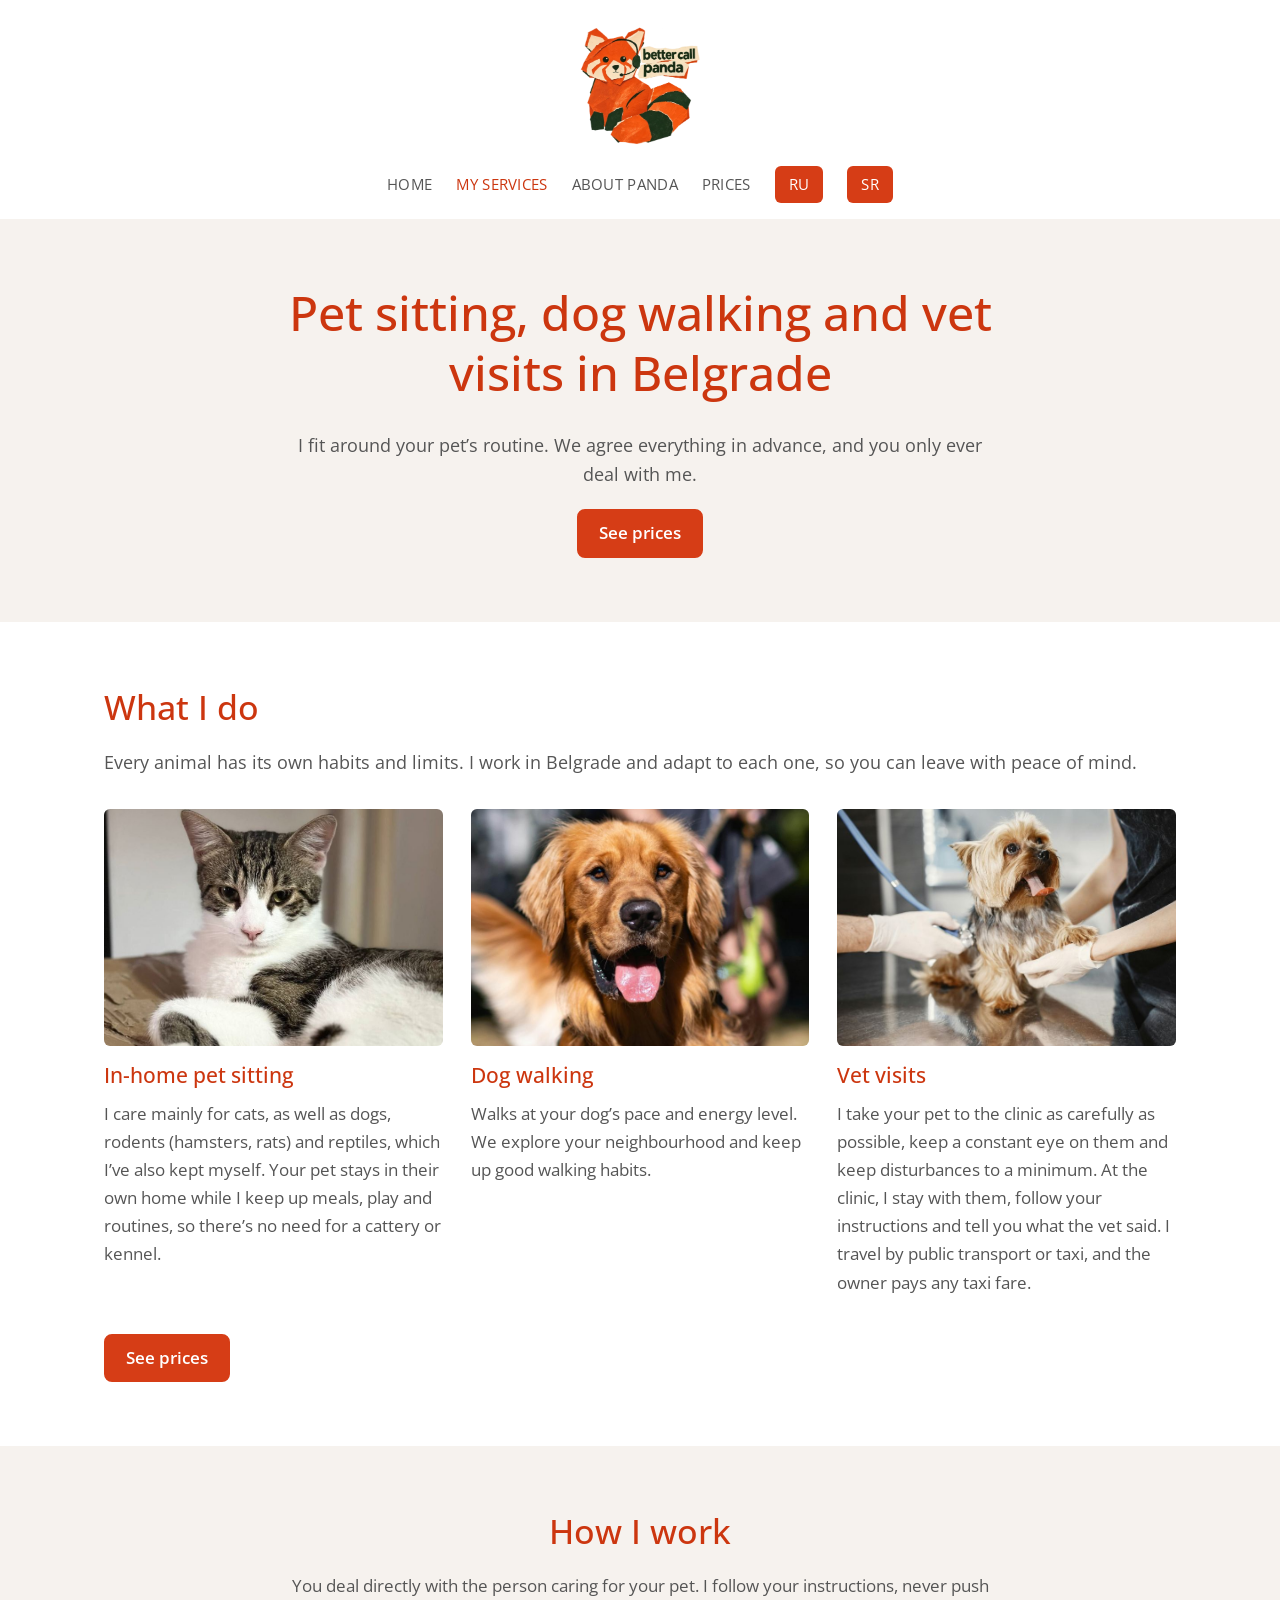
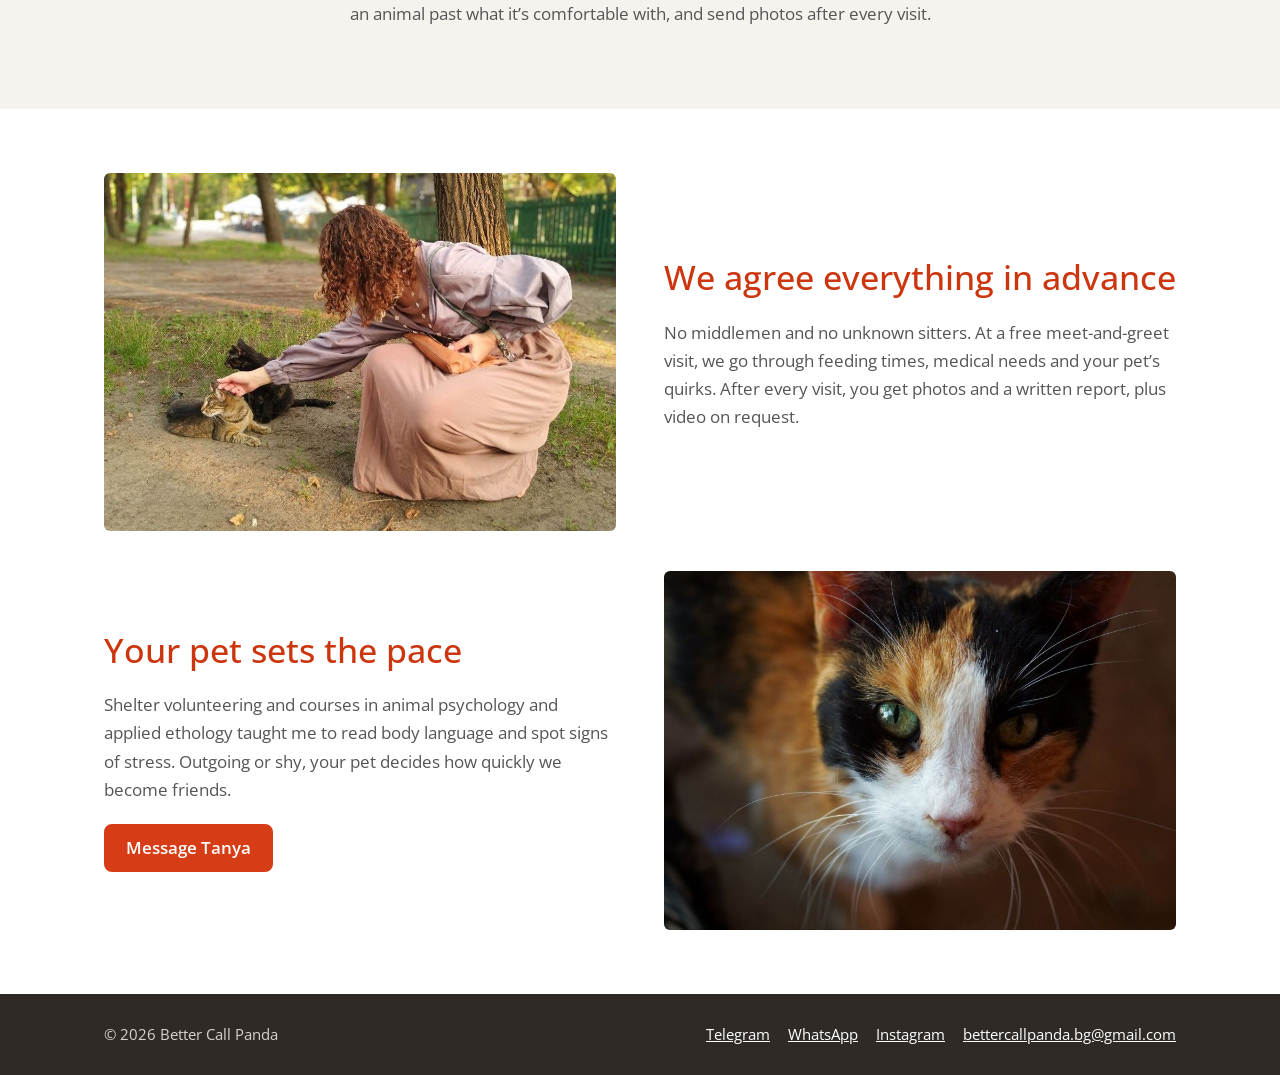
<file: services.html>
<!doctype html>
<html lang="en">
<head>
<meta charset="utf-8">
<meta name="viewport" content="width=device-width,initial-scale=1">
<title>Pet sitting and dog walking in Belgrade – Better Call Panda</title>
<meta name="description" content="In-home sitting, dog walking and vet visits. We agree everything in advance, and you only deal with me.">
<link rel="canonical" href="https://bettercallpanda.github.io/services">
<link rel="alternate" hreflang="en" href="https://bettercallpanda.github.io/services">
<link rel="alternate" hreflang="ru" href="https://bettercallpanda.github.io/ru/services">
<link rel="alternate" hreflang="sr" href="https://bettercallpanda.github.io/sr/services">
<link rel="alternate" hreflang="x-default" href="https://bettercallpanda.github.io/services">
<meta property="og:type" content="website">
<meta property="og:title" content="Pet sitting and dog walking in Belgrade – Better Call Panda">
<meta property="og:description" content="In-home sitting, dog walking and vet visits. We agree everything in advance, and you only deal with me.">
<meta property="og:url" content="https://bettercallpanda.github.io/services">
<meta property="og:image" content="https://bettercallpanda.github.io/img/tanya-portrait.jpg">
<meta property="og:locale" content="en_RS">
<link rel="icon" type="image/png" href="/img/favicon.png">
<link rel="preload" href="/fonts/open-sans-latin.woff2" as="font" type="font/woff2" crossorigin>
<link rel="stylesheet" href="/style.css">
</head>
<body>
<a class="skip" href="#main">Skip to main content</a>
<header class="top">
<a class="top__logo" href="/"><img src="/img/logo.webp" alt="Better Call Panda" width="360" height="379"></a>
<nav class="nav" aria-label="Main menu">
<a href="/">Home</a>
<a href="/services" aria-current="page">My Services</a>
<a href="/about">About Panda</a>
<a href="/prices">Prices</a>
<a class="lang" href="/ru/services" hreflang="ru">RU</a>
<a class="lang" href="/sr/services" hreflang="sr">SR</a>
</nav>
</header>
<main id="main">
<section class="sec sec--soft sec--center"><div class="wrap narrow"><h1>Pet sitting, dog walking and vet visits in Belgrade</h1><p class="lead">I fit around your pet’s routine. We agree everything in advance, and you only ever deal with me.</p><div class="btns"><a class="btn" href="/prices">See prices</a></div></div></section>
<section class="sec"><div class="wrap"><h2>What I do</h2><p class="lead">Every animal has its own habits and limits. I work in Belgrade and adapt to each one, so you can leave with peace of mind.</p><div class="cards cards--3"><article class="card"><img src="/img/cat-tabby.jpg" alt="Tabby and white cat lounging on a sofa" width="800" height="560" loading="lazy" style="object-position:50% 26%"><h3>In-home pet sitting</h3><p>I care mainly for cats, as well as dogs, rodents (hamsters, rats) and reptiles, which I’ve also kept myself. Your pet stays in their own home while I keep up meals, play and routines, so there’s no need for a cattery or kennel.</p></article><article class="card"><img src="/img/dog-walk.jpg" alt="Golden retriever smiling at the camera" width="800" height="560" loading="lazy" style="object-position:50% 14%"><h3>Dog walking</h3><p>Walks at your dog’s pace and energy level. We explore your neighbourhood and keep up good walking habits.</p></article><article class="card"><img src="/img/vet-table.jpg" alt="Small dog on the table at a vet clinic" width="800" height="560" loading="lazy"><h3>Vet visits</h3><p>I take your pet to the clinic as carefully as possible, keep a constant eye on them and keep disturbances to a minimum. At the clinic, I stay with them, follow your instructions and tell you what the vet said. I travel by public transport or taxi, and the owner pays any taxi fare.</p></article></div><div class="btns"><a class="btn" href="/prices">See prices</a></div></div></section>
<section class="sec sec--soft sec--center"><div class="wrap narrow"><h2>How I work</h2><p>You deal directly with the person caring for your pet. I follow your instructions, never push an animal past what it’s comfortable with, and send photos after every visit.</p></div></section>
<section class="sec"><div class="wrap rows"><div class="row"><img src="/img/photo_2026-11-05_15-51-28.jpg" alt="Tanya of Better Call Panda stroking two cats outdoors" width="960" height="1280" loading="lazy" style="object-position:50% 65%"><div><h2>We agree everything in advance</h2><p>No middlemen and no unknown sitters. At a free meet-and-greet visit, we go through feeding times, medical needs and your pet’s quirks. After every visit, you get photos and a written report, plus video on request.</p></div></div><div class="row row--rev"><img src="/img/cat-calico.jpg" alt="Close-up of a calico cat" width="1000" height="700" loading="lazy" style="object-position:64% 50%"><div><h2>Your pet sets the pace</h2><p>Shelter volunteering and courses in animal psychology and applied ethology taught me to read body language and spot signs of stress. Outgoing or shy, your pet decides how quickly we become friends.</p><div class="btns"><a class="btn" href="https://t.me/purrfectpanda">Message Tanya</a></div></div></div></div></section>
</main>
<footer class="foot"><div class="wrap"><span>© 2026 Better Call Panda</span><nav aria-label="Contacts"><a href="https://t.me/purrfectpanda">Telegram</a><a href="https://wa.me/381629315082">WhatsApp</a><a href="https://instagram.com/red.hot.chilling.panda">Instagram</a><a href="mailto:bettercallpanda.bg@gmail.com">bettercallpanda.bg@gmail.com</a></nav></div></footer>
<a class="tg-float" href="https://t.me/purrfectpanda"><svg viewBox="0 0 24 24" aria-hidden="true"><path d="M21.9 4.3 18.7 19.4c-.2 1-.9 1.3-1.8.8l-4.9-3.6-2.4 2.3c-.3.3-.5.5-1 .5l.3-5L18 6.1c.4-.4-.1-.6-.6-.2L6.2 13 1.4 11.5c-1-.3-1-1 .2-1.5L20.6 2.7c.9-.3 1.6.2 1.3 1.6z"/></svg><span>Ping me</span></a><script>(function(){var b=document.querySelector('.tg-float');function u(){var y=scrollY,h=innerHeight;b.classList.toggle('is-shown',y>h*.8||y+h>=document.documentElement.scrollHeight-40)}['scroll','resize','load','DOMContentLoaded'].forEach(function(e){addEventListener(e,u,{passive:true})})})()</script>
</body>
</html>
</file>
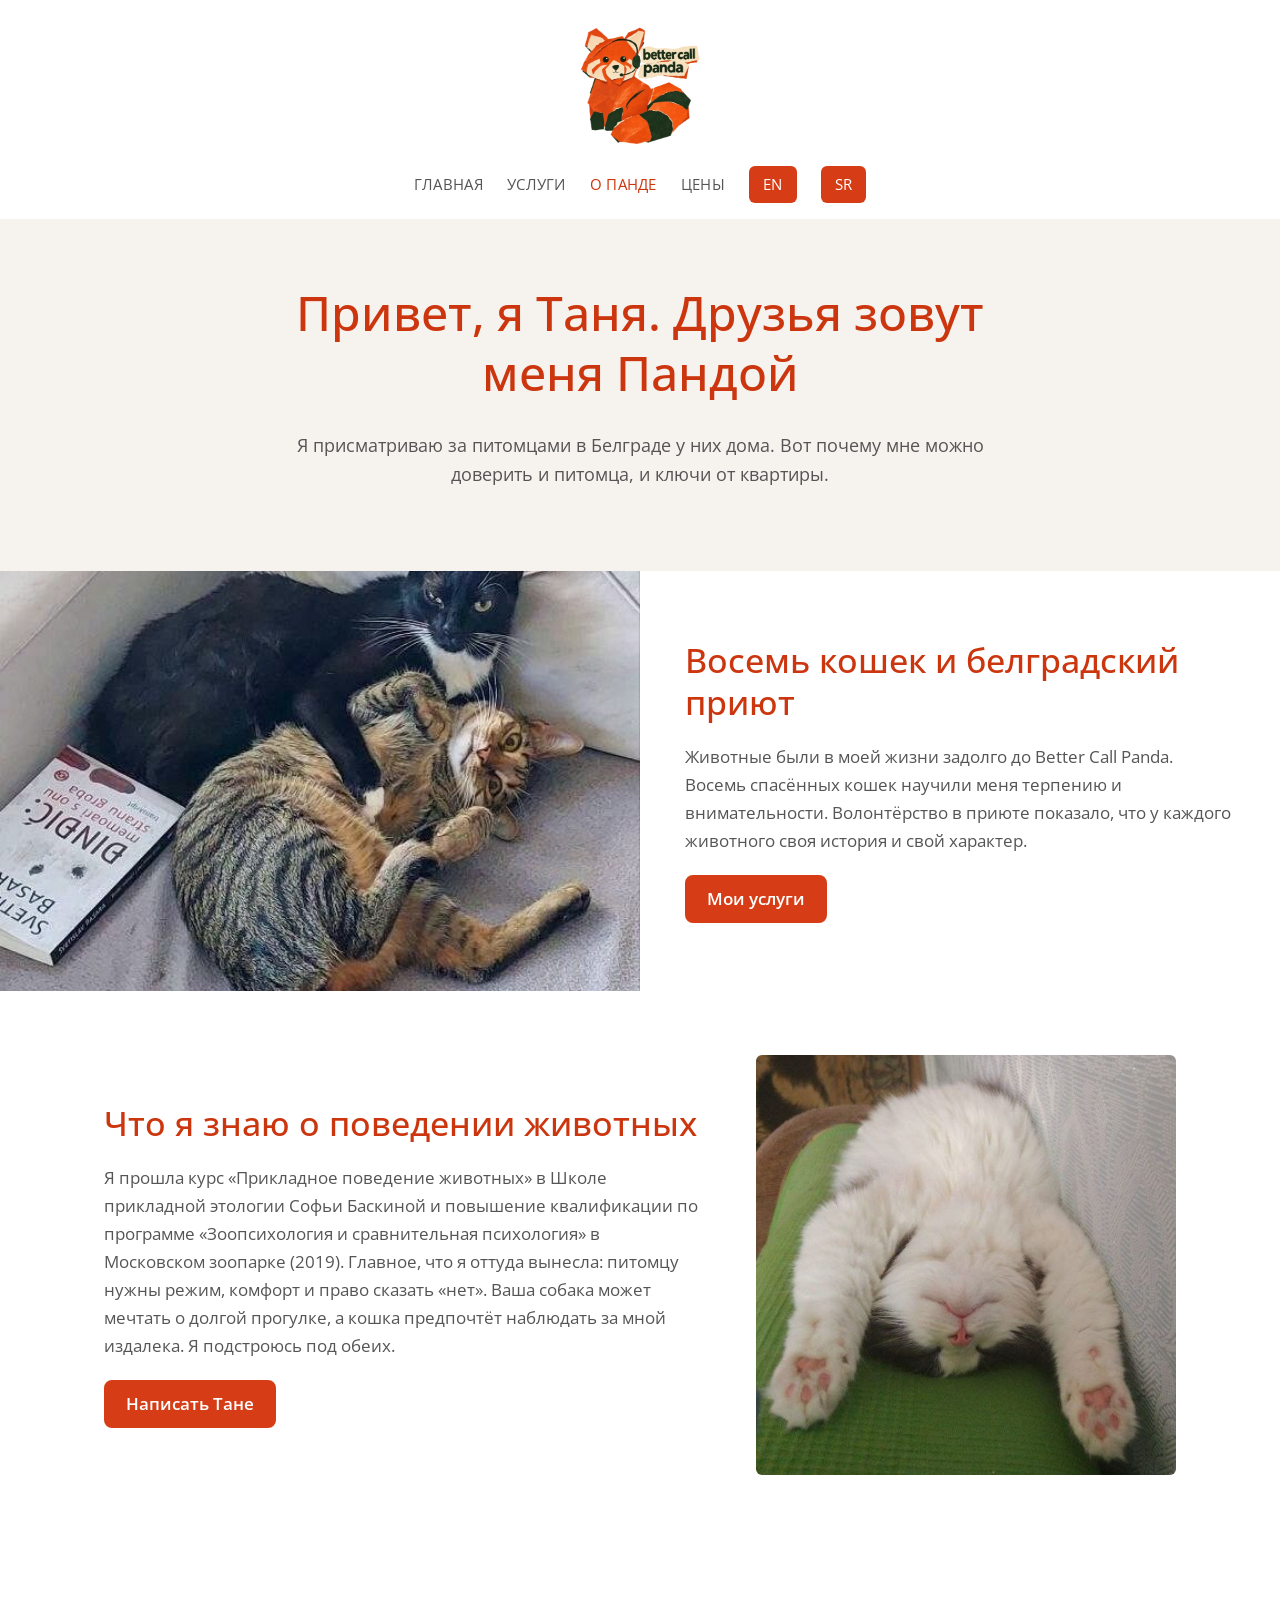
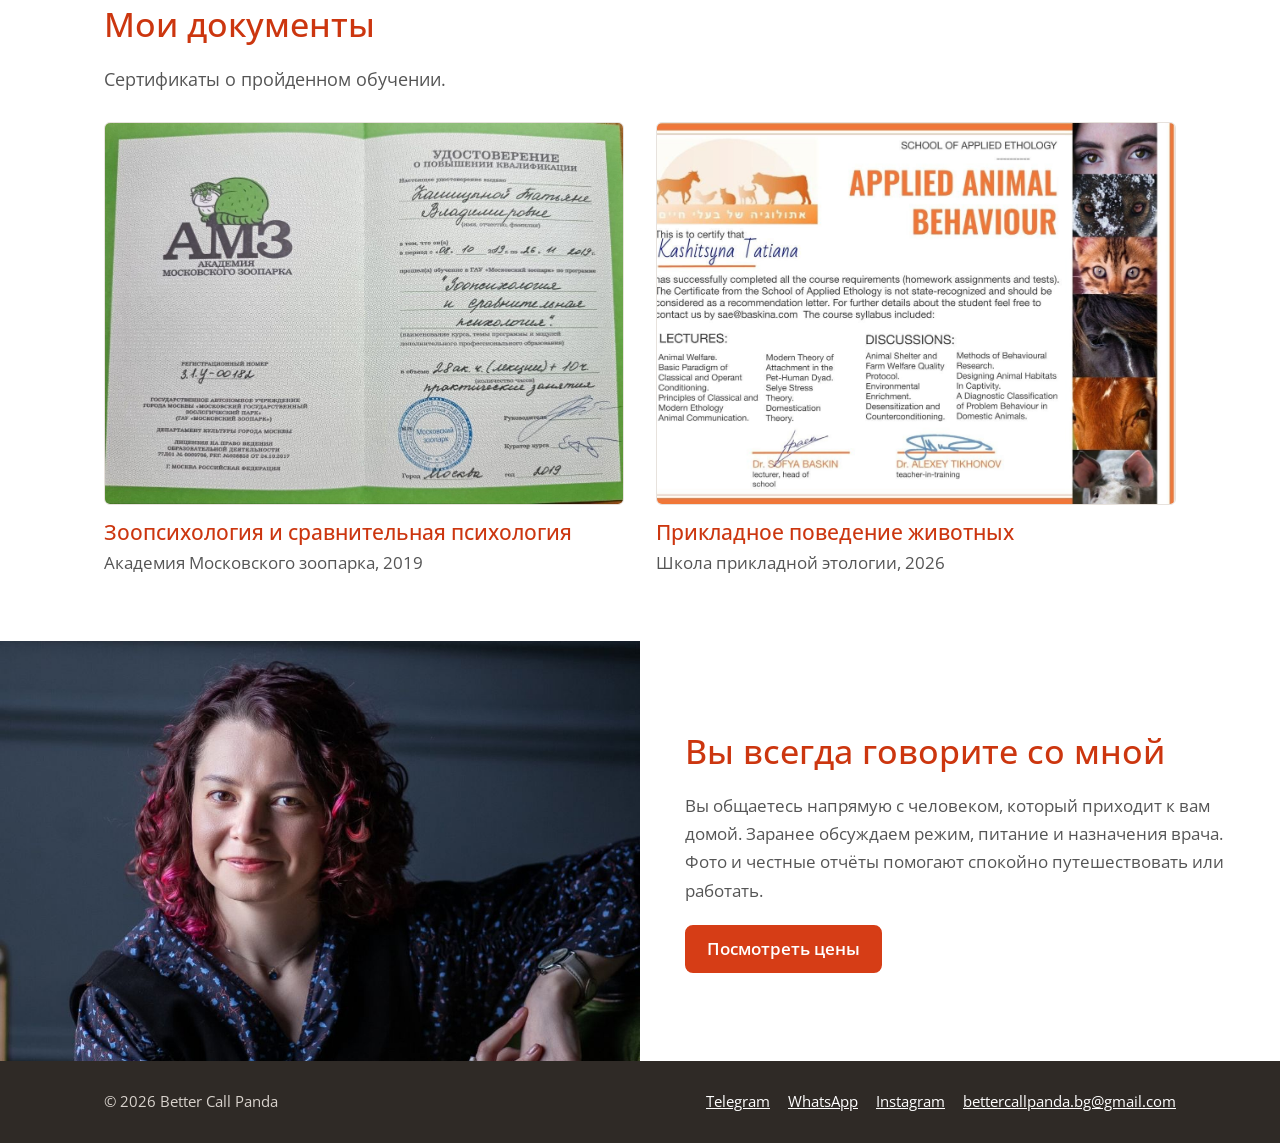
<file: ru/about.html>
<!doctype html>
<html lang="ru">
<head>
<meta charset="utf-8">
<meta name="viewport" content="width=device-width,initial-scale=1">
<title>Таня, она же Панда — Better Call Panda</title>
<meta name="description" content="Восемь спасённых кошек, волонтёрство в белградском приюте, курсы по зоопсихологии и прикладной этологии.">
<link rel="canonical" href="https://bettercallpanda.github.io/ru/about">
<link rel="alternate" hreflang="en" href="https://bettercallpanda.github.io/about">
<link rel="alternate" hreflang="ru" href="https://bettercallpanda.github.io/ru/about">
<link rel="alternate" hreflang="sr" href="https://bettercallpanda.github.io/sr/about">
<link rel="alternate" hreflang="x-default" href="https://bettercallpanda.github.io/about">
<meta property="og:type" content="website">
<meta property="og:title" content="Таня, она же Панда — Better Call Panda">
<meta property="og:description" content="Восемь спасённых кошек, волонтёрство в белградском приюте, курсы по зоопсихологии и прикладной этологии.">
<meta property="og:url" content="https://bettercallpanda.github.io/ru/about">
<meta property="og:image" content="https://bettercallpanda.github.io/img/tanya-portrait.jpg">
<meta property="og:locale" content="ru_RU">
<link rel="icon" type="image/png" href="/img/favicon.png">
<link rel="preload" href="/fonts/open-sans-latin.woff2" as="font" type="font/woff2" crossorigin>
<link rel="stylesheet" href="/style.css">
</head>
<body>
<a class="skip" href="#main">Перейти к содержанию</a>
<header class="top">
<a class="top__logo" href="/ru/"><img src="/img/logo.webp" alt="Better Call Panda" width="360" height="379"></a>
<nav class="nav" aria-label="Основное меню">
<a href="/ru/">Главная</a>
<a href="/ru/services">Услуги</a>
<a href="/ru/about" aria-current="page">О Панде</a>
<a href="/ru/prices">Цены</a>
<a class="lang" href="/about" hreflang="en">EN</a>
<a class="lang" href="/sr/about" hreflang="sr">SR</a>
</nav>
</header>
<main id="main">
<section class="sec sec--soft sec--center"><div class="wrap narrow"><h1>Привет, я Таня. Друзья зовут меня Пандой</h1><p class="lead">Я присматриваю за питомцами в Белграде у них дома. Вот почему мне можно доверить и питомца, и ключи от квартиры.</p></div></section>
<section class="split"><div class="split__img"><img src="/img/cats-hug.jpg" alt="Две кошки обнимаются" width="1000" height="750" loading="lazy"></div><div class="split__txt"><h2>Восемь кошек и белградский приют</h2><p>Животные были в моей жизни задолго до Better Call Panda. Восемь спасённых кошек научили меня терпению и внимательности. Волонтёрство в приюте показало, что у каждого животного своя история и свой характер.</p><div class="btns"><a class="btn" href="/ru/services">Мои услуги</a></div></div></section>
<section class="sec"><div class="wrap who who--rev"><div><h2>Что я знаю о поведении животных</h2><p>Я прошла курс «Прикладное поведение животных» в Школе прикладной этологии Софьи Баскиной и повышение квалификации по программе «Зоопсихология и сравнительная психология» в Московском зоопарке (2019). Главное, что я оттуда вынесла: питомцу нужны режим, комфорт и право сказать «нет». Ваша собака может мечтать о долгой прогулке, а кошка предпочтёт наблюдать за мной издалека. Я подстроюсь под обеих.</p><div class="btns"><a class="btn" href="https://t.me/purrfectpanda">Написать Тане</a></div></div><img src="/img/cat-sleeping.jpg" alt="Белая кошка спит вверх мордой, вытянув лапы" width="660" height="660" loading="lazy"></div></section>
<section class="sec"><div class="wrap"><h2>Мои документы</h2><p class="lead">Сертификаты о пройденном обучении.</p><div class="docs"><div><a href="/img/zoo-certificate.jpg"><img src="/img/zoo-certificate.jpg" alt="Удостоверение о повышении квалификации Московского зоопарка по программе «Зоопсихология и сравнительная психология»" width="1280" height="942" loading="lazy"></a><h3>Зоопсихология и сравнительная психология</h3><p>Академия Московского зоопарка, 2019</p></div><div><a href="/img/ethology-certificate.jpg"><img src="/img/ethology-certificate.jpg" alt="Сертификат о прохождении курса Applied Animal Behaviour, School of Applied Ethology" width="1280" height="899" loading="lazy"></a><h3>Прикладное поведение животных</h3><p>Школа прикладной этологии, 2026</p></div></div></div></section>
<section class="split"><div class="split__img"><img src="/img/tanya-portrait.jpg" alt="Портрет Тани, петситтера Better Call Panda" width="1000" height="750" loading="lazy"></div><div class="split__txt"><h2>Вы всегда говорите со мной</h2><p>Вы общаетесь напрямую с человеком, который приходит к вам домой. Заранее обсуждаем режим, питание и назначения врача. Фото и честные отчёты помогают спокойно путешествовать или работать.</p><div class="btns"><a class="btn" href="/ru/prices">Посмотреть цены</a></div></div></section>
</main>
<footer class="foot"><div class="wrap"><span>© 2026 Better Call Panda</span><nav aria-label="Контакты"><a href="https://t.me/purrfectpanda">Telegram</a><a href="https://wa.me/381629315082">WhatsApp</a><a href="https://instagram.com/red.hot.chilling.panda">Instagram</a><a href="mailto:bettercallpanda.bg@gmail.com">bettercallpanda.bg@gmail.com</a></nav></div></footer>
<a class="tg-float" href="https://t.me/purrfectpanda"><svg viewBox="0 0 24 24" aria-hidden="true"><path d="M21.9 4.3 18.7 19.4c-.2 1-.9 1.3-1.8.8l-4.9-3.6-2.4 2.3c-.3.3-.5.5-1 .5l.3-5L18 6.1c.4-.4-.1-.6-.6-.2L6.2 13 1.4 11.5c-1-.3-1-1 .2-1.5L20.6 2.7c.9-.3 1.6.2 1.3 1.6z"/></svg><span>Я на связи</span></a><script>(function(){var b=document.querySelector('.tg-float');function u(){var y=scrollY,h=innerHeight;b.classList.toggle('is-shown',y>h*.8||y+h>=document.documentElement.scrollHeight-40)}['scroll','resize','load','DOMContentLoaded'].forEach(function(e){addEventListener(e,u,{passive:true})})})()</script>
</body>
</html>
</file>
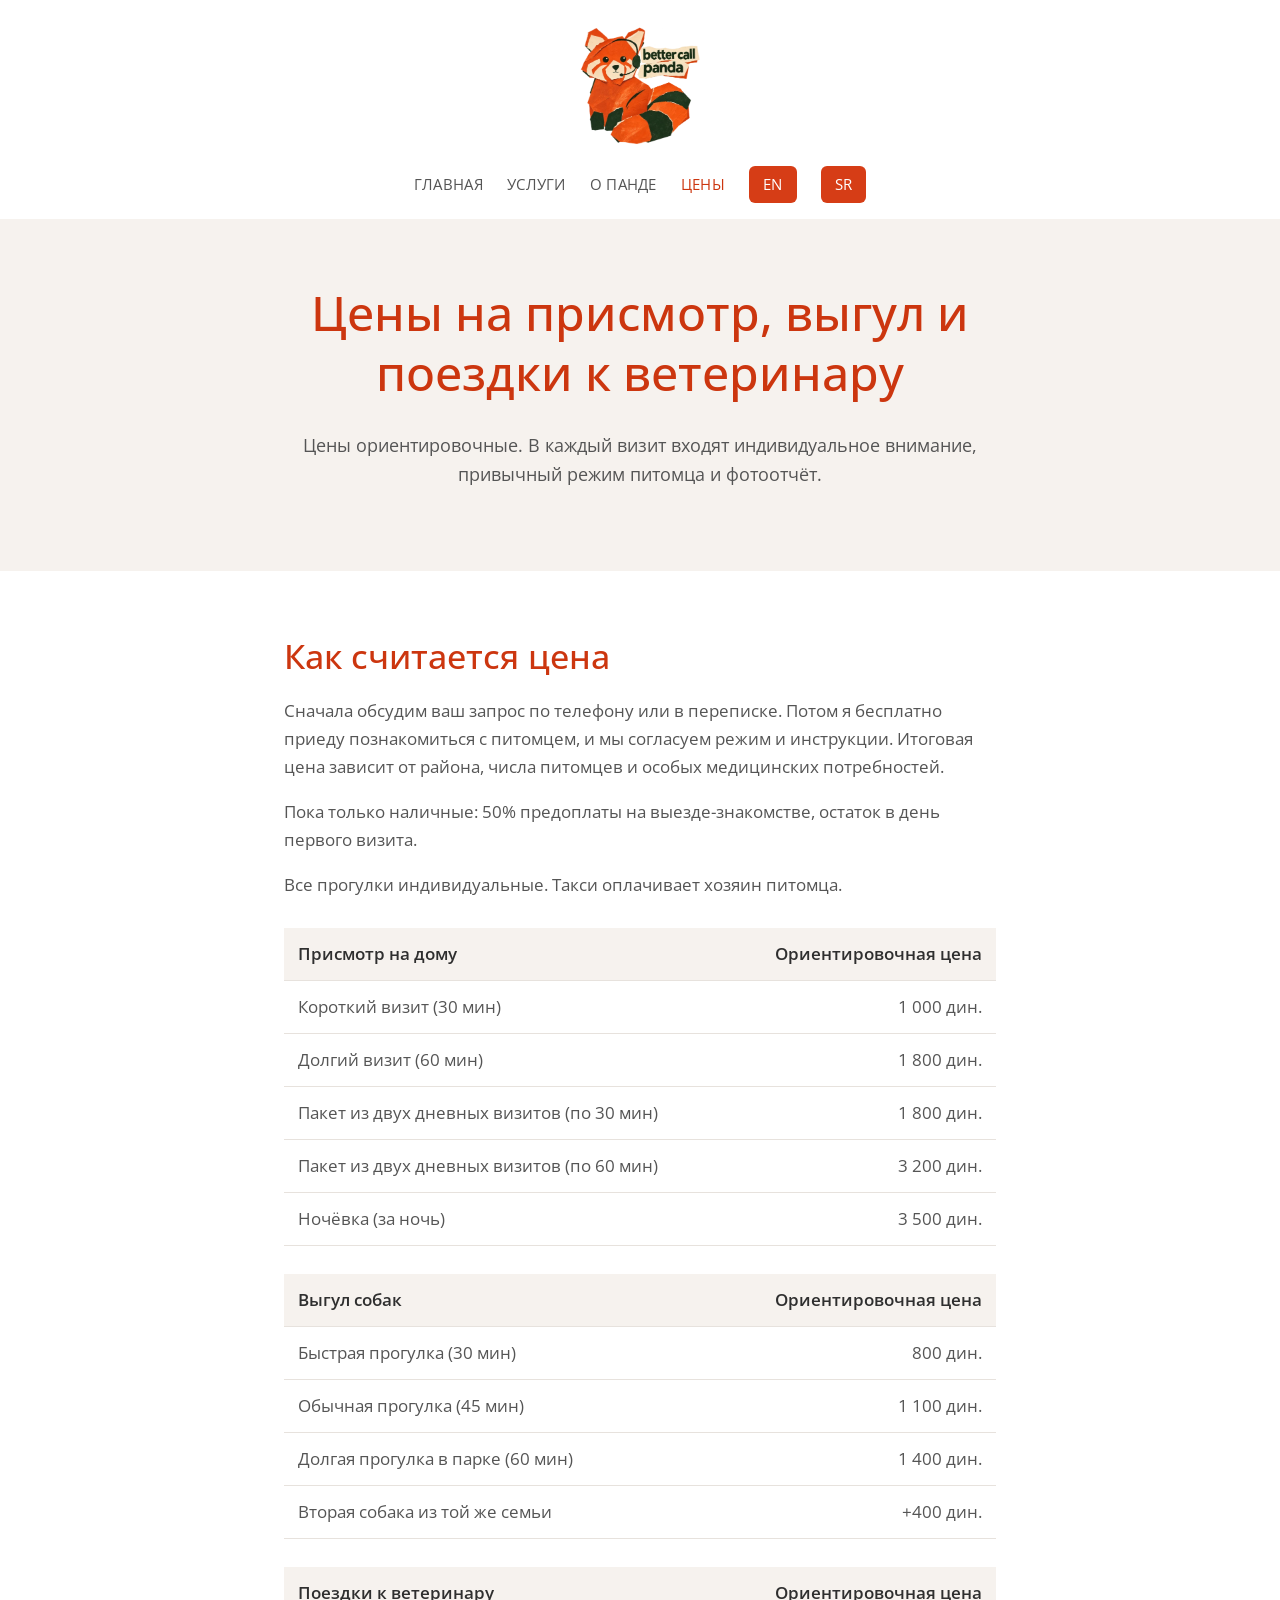
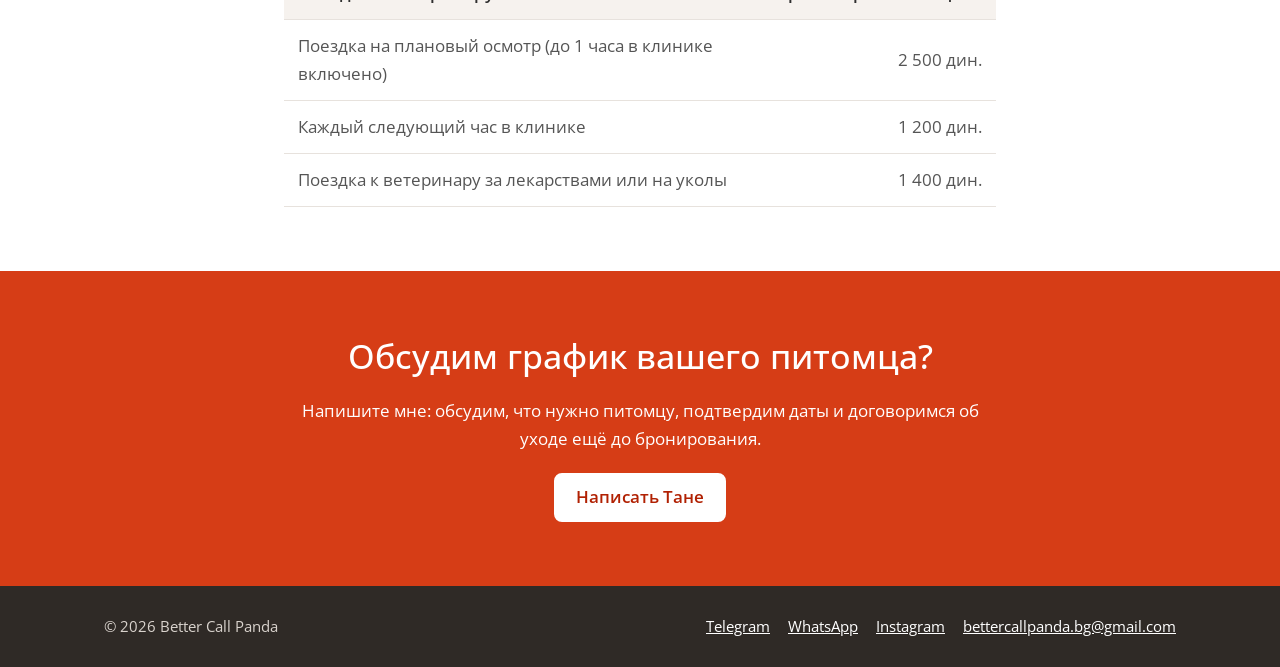
<file: ru/prices.html>
<!doctype html>
<html lang="ru">
<head>
<meta charset="utf-8">
<meta name="viewport" content="width=device-width,initial-scale=1">
<title>Цены на присмотр и выгул в Белграде — Better Call Panda</title>
<meta name="description" content="Ориентировочные цены на присмотр за питомцами, выгул собак и поездки к ветеринару. Выезд-знакомство бесплатный.">
<link rel="canonical" href="https://bettercallpanda.github.io/ru/prices">
<link rel="alternate" hreflang="en" href="https://bettercallpanda.github.io/prices">
<link rel="alternate" hreflang="ru" href="https://bettercallpanda.github.io/ru/prices">
<link rel="alternate" hreflang="sr" href="https://bettercallpanda.github.io/sr/prices">
<link rel="alternate" hreflang="x-default" href="https://bettercallpanda.github.io/prices">
<meta property="og:type" content="website">
<meta property="og:title" content="Цены на присмотр и выгул в Белграде — Better Call Panda">
<meta property="og:description" content="Ориентировочные цены на присмотр за питомцами, выгул собак и поездки к ветеринару. Выезд-знакомство бесплатный.">
<meta property="og:url" content="https://bettercallpanda.github.io/ru/prices">
<meta property="og:image" content="https://bettercallpanda.github.io/img/tanya-portrait.jpg">
<meta property="og:locale" content="ru_RU">
<link rel="icon" type="image/png" href="/img/favicon.png">
<link rel="preload" href="/fonts/open-sans-latin.woff2" as="font" type="font/woff2" crossorigin>
<link rel="stylesheet" href="/style.css">
</head>
<body>
<a class="skip" href="#main">Перейти к содержанию</a>
<header class="top">
<a class="top__logo" href="/ru/"><img src="/img/logo.webp" alt="Better Call Panda" width="360" height="379"></a>
<nav class="nav" aria-label="Основное меню">
<a href="/ru/">Главная</a>
<a href="/ru/services">Услуги</a>
<a href="/ru/about">О Панде</a>
<a href="/ru/prices" aria-current="page">Цены</a>
<a class="lang" href="/prices" hreflang="en">EN</a>
<a class="lang" href="/sr/prices" hreflang="sr">SR</a>
</nav>
</header>
<main id="main">
<section class="sec sec--soft sec--center"><div class="wrap narrow"><h1>Цены на присмотр, выгул и поездки к ветеринару</h1><p class="lead">Цены ориентировочные. В каждый визит входят индивидуальное внимание, привычный режим питомца и фотоотчёт.</p></div></section>
<section class="sec"><div class="wrap narrow"><h2>Как считается цена</h2><p>Сначала обсудим ваш запрос по телефону или в переписке. Потом я бесплатно приеду познакомиться с питомцем, и мы согласуем режим и инструкции. Итоговая цена зависит от района, числа питомцев и особых медицинских потребностей.</p><p>Пока только наличные: 50% предоплаты на выезде-знакомстве, остаток в день первого визита.</p><p>Все прогулки индивидуальные. Такси оплачивает хозяин питомца.</p><table class="price"><thead><tr><th scope="col">Присмотр на дому</th><th scope="col">Ориентировочная цена</th></tr></thead><tbody><tr><td>Короткий визит (30 мин)</td><td>1 000 дин.</td></tr><tr><td>Долгий визит (60 мин)</td><td>1 800 дин.</td></tr><tr><td>Пакет из двух дневных визитов (по 30 мин)</td><td>1 800 дин.</td></tr><tr><td>Пакет из двух дневных визитов (по 60 мин)</td><td>3 200 дин.</td></tr><tr><td>Ночёвка (за ночь)</td><td>3 500 дин.</td></tr></tbody></table><table class="price"><thead><tr><th scope="col">Выгул собак</th><th scope="col">Ориентировочная цена</th></tr></thead><tbody><tr><td>Быстрая прогулка (30 мин)</td><td>800 дин.</td></tr><tr><td>Обычная прогулка (45 мин)</td><td>1 100 дин.</td></tr><tr><td>Долгая прогулка в парке (60 мин)</td><td>1 400 дин.</td></tr><tr><td>Вторая собака из той же семьи</td><td>+400 дин.</td></tr></tbody></table><table class="price"><thead><tr><th scope="col">Поездки к ветеринару</th><th scope="col">Ориентировочная цена</th></tr></thead><tbody><tr><td>Поездка на плановый осмотр (до 1 часа в клинике включено)</td><td>2 500 дин.</td></tr><tr><td>Каждый следующий час в клинике</td><td>1 200 дин.</td></tr><tr><td>Поездка к ветеринару за лекарствами или на уколы</td><td>1 400 дин.</td></tr></tbody></table></div></section>
<section class="sec cta"><div class="wrap narrow"><h2>Обсудим график вашего питомца?</h2><p>Напишите мне: обсудим, что нужно питомцу, подтвердим даты и договоримся об уходе ещё до бронирования.</p><div class="btns" style="justify-content:center"><a class="btn btn--white" href="https://t.me/purrfectpanda">Написать Тане</a></div></div></section>
</main>
<footer class="foot"><div class="wrap"><span>© 2026 Better Call Panda</span><nav aria-label="Контакты"><a href="https://t.me/purrfectpanda">Telegram</a><a href="https://wa.me/381629315082">WhatsApp</a><a href="https://instagram.com/red.hot.chilling.panda">Instagram</a><a href="mailto:bettercallpanda.bg@gmail.com">bettercallpanda.bg@gmail.com</a></nav></div></footer>
<a class="tg-float" href="https://t.me/purrfectpanda"><svg viewBox="0 0 24 24" aria-hidden="true"><path d="M21.9 4.3 18.7 19.4c-.2 1-.9 1.3-1.8.8l-4.9-3.6-2.4 2.3c-.3.3-.5.5-1 .5l.3-5L18 6.1c.4-.4-.1-.6-.6-.2L6.2 13 1.4 11.5c-1-.3-1-1 .2-1.5L20.6 2.7c.9-.3 1.6.2 1.3 1.6z"/></svg><span>Я на связи</span></a><script>(function(){var b=document.querySelector('.tg-float');function u(){var y=scrollY,h=innerHeight;b.classList.toggle('is-shown',y>h*.8||y+h>=document.documentElement.scrollHeight-40)}['scroll','resize','load','DOMContentLoaded'].forEach(function(e){addEventListener(e,u,{passive:true})})})()</script>
</body>
</html>
</file>
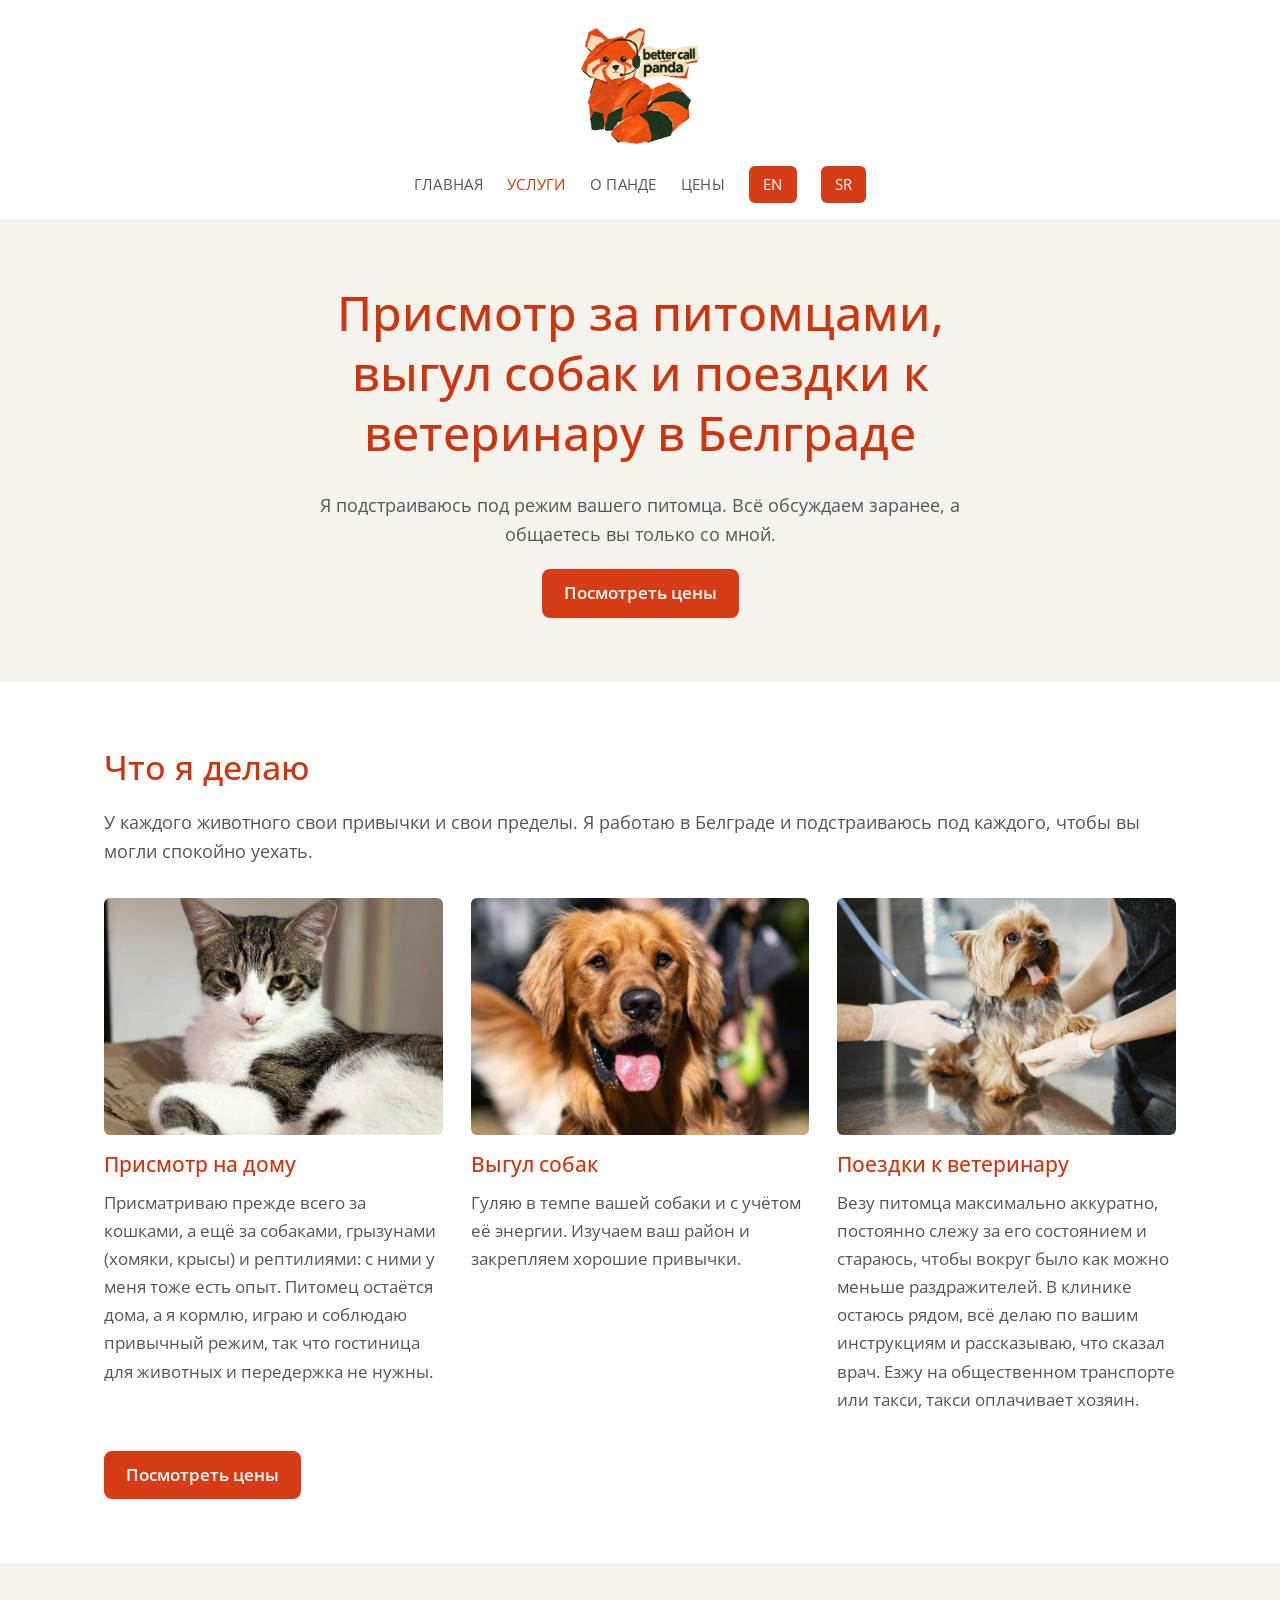
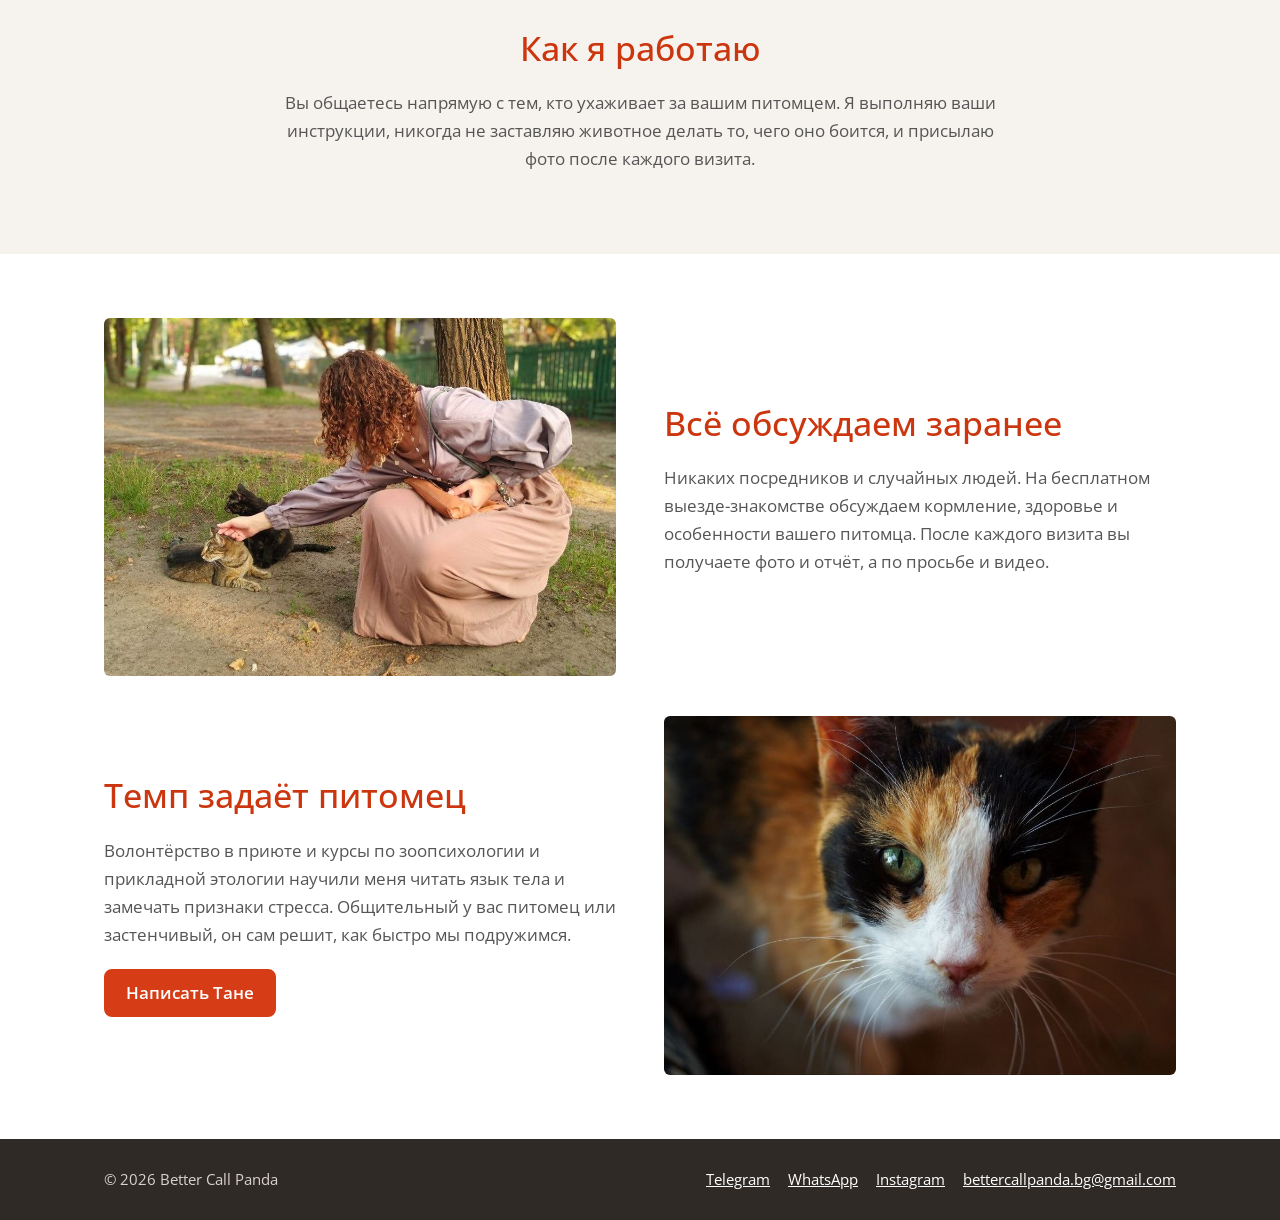
<file: ru/services.html>
<!doctype html>
<html lang="ru">
<head>
<meta charset="utf-8">
<meta name="viewport" content="width=device-width,initial-scale=1">
<title>Услуги: присмотр и выгул в Белграде — Better Call Panda</title>
<meta name="description" content="Присмотр на дому, выгул собак и поездки к ветеринару. Всё обсуждаем заранее, общаетесь только со мной.">
<link rel="canonical" href="https://bettercallpanda.github.io/ru/services">
<link rel="alternate" hreflang="en" href="https://bettercallpanda.github.io/services">
<link rel="alternate" hreflang="ru" href="https://bettercallpanda.github.io/ru/services">
<link rel="alternate" hreflang="sr" href="https://bettercallpanda.github.io/sr/services">
<link rel="alternate" hreflang="x-default" href="https://bettercallpanda.github.io/services">
<meta property="og:type" content="website">
<meta property="og:title" content="Услуги: присмотр и выгул в Белграде — Better Call Panda">
<meta property="og:description" content="Присмотр на дому, выгул собак и поездки к ветеринару. Всё обсуждаем заранее, общаетесь только со мной.">
<meta property="og:url" content="https://bettercallpanda.github.io/ru/services">
<meta property="og:image" content="https://bettercallpanda.github.io/img/tanya-portrait.jpg">
<meta property="og:locale" content="ru_RU">
<link rel="icon" type="image/png" href="/img/favicon.png">
<link rel="preload" href="/fonts/open-sans-latin.woff2" as="font" type="font/woff2" crossorigin>
<link rel="stylesheet" href="/style.css">
</head>
<body>
<a class="skip" href="#main">Перейти к содержанию</a>
<header class="top">
<a class="top__logo" href="/ru/"><img src="/img/logo.webp" alt="Better Call Panda" width="360" height="379"></a>
<nav class="nav" aria-label="Основное меню">
<a href="/ru/">Главная</a>
<a href="/ru/services" aria-current="page">Услуги</a>
<a href="/ru/about">О Панде</a>
<a href="/ru/prices">Цены</a>
<a class="lang" href="/services" hreflang="en">EN</a>
<a class="lang" href="/sr/services" hreflang="sr">SR</a>
</nav>
</header>
<main id="main">
<section class="sec sec--soft sec--center"><div class="wrap narrow"><h1>Присмотр за питомцами, выгул собак и поездки к ветеринару в Белграде</h1><p class="lead">Я подстраиваюсь под режим вашего питомца. Всё обсуждаем заранее, а общаетесь вы только со мной.</p><div class="btns"><a class="btn" href="/ru/prices">Посмотреть цены</a></div></div></section>
<section class="sec"><div class="wrap"><h2>Что я делаю</h2><p class="lead">У каждого животного свои привычки и свои пределы. Я работаю в Белграде и подстраиваюсь под каждого, чтобы вы могли спокойно уехать.</p><div class="cards cards--3"><article class="card"><img src="/img/cat-tabby.jpg" alt="Полосатая кошка с белой грудкой отдыхает на диване" width="800" height="560" loading="lazy" style="object-position:50% 28%"><h3>Присмотр на дому</h3><p>Присматриваю прежде всего за кошками, а ещё за собаками, грызунами (хомяки, крысы) и рептилиями: с ними у меня тоже есть опыт. Питомец остаётся дома, а я кормлю, играю и соблюдаю привычный режим, так что гостиница для животных и передержка не нужны.</p></article><article class="card"><img src="/img/dog-walk.jpg" alt="Золотистый ретривер улыбается в камеру" width="800" height="560" loading="lazy" style="object-position:50% 14%"><h3>Выгул собак</h3><p>Гуляю в темпе вашей собаки и с учётом её энергии. Изучаем ваш район и закрепляем хорошие привычки.</p></article><article class="card"><img src="/img/vet-table.jpg" alt="Маленькая собака на столе в ветклинике" width="800" height="560" loading="lazy"><h3>Поездки к ветеринару</h3><p>Везу питомца максимально аккуратно, постоянно слежу за его состоянием и стараюсь, чтобы вокруг было как можно меньше раздражителей. В клинике остаюсь рядом, всё делаю по вашим инструкциям и рассказываю, что сказал врач. Езжу на общественном транспорте или такси, такси оплачивает хозяин.</p></article></div><div class="btns"><a class="btn" href="/ru/prices">Посмотреть цены</a></div></div></section>
<section class="sec sec--soft sec--center"><div class="wrap narrow"><h2>Как я работаю</h2><p>Вы общаетесь напрямую с тем, кто ухаживает за вашим питомцем. Я выполняю ваши инструкции, никогда не заставляю животное делать то, чего оно боится, и присылаю фото после каждого визита.</p></div></section>
<section class="sec"><div class="wrap rows"><div class="row"><img src="/img/photo_2026-11-05_15-51-28.jpg" alt="Таня из Better Call Panda гладит двух кошек на улице" width="960" height="1280" loading="lazy" style="object-position:50% 65%"><div><h2>Всё обсуждаем заранее</h2><p>Никаких посредников и случайных людей. На бесплатном выезде-знакомстве обсуждаем кормление, здоровье и особенности вашего питомца. После каждого визита вы получаете фото и отчёт, а по просьбе и видео.</p></div></div><div class="row row--rev"><img src="/img/cat-calico.jpg" alt="Трёхцветная кошка крупным планом" width="1000" height="700" loading="lazy"><div><h2>Темп задаёт питомец</h2><p>Волонтёрство в приюте и курсы по зоопсихологии и прикладной этологии научили меня читать язык тела и замечать признаки стресса. Общительный у вас питомец или застенчивый, он сам решит, как быстро мы подружимся.</p><div class="btns"><a class="btn" href="https://t.me/purrfectpanda">Написать Тане</a></div></div></div></div></section>
</main>
<footer class="foot"><div class="wrap"><span>© 2026 Better Call Panda</span><nav aria-label="Контакты"><a href="https://t.me/purrfectpanda">Telegram</a><a href="https://wa.me/381629315082">WhatsApp</a><a href="https://instagram.com/red.hot.chilling.panda">Instagram</a><a href="mailto:bettercallpanda.bg@gmail.com">bettercallpanda.bg@gmail.com</a></nav></div></footer>
<a class="tg-float" href="https://t.me/purrfectpanda"><svg viewBox="0 0 24 24" aria-hidden="true"><path d="M21.9 4.3 18.7 19.4c-.2 1-.9 1.3-1.8.8l-4.9-3.6-2.4 2.3c-.3.3-.5.5-1 .5l.3-5L18 6.1c.4-.4-.1-.6-.6-.2L6.2 13 1.4 11.5c-1-.3-1-1 .2-1.5L20.6 2.7c.9-.3 1.6.2 1.3 1.6z"/></svg><span>Я на связи</span></a><script>(function(){var b=document.querySelector('.tg-float');function u(){var y=scrollY,h=innerHeight;b.classList.toggle('is-shown',y>h*.8||y+h>=document.documentElement.scrollHeight-40)}['scroll','resize','load','DOMContentLoaded'].forEach(function(e){addEventListener(e,u,{passive:true})})})()</script>
</body>
</html>
</file>
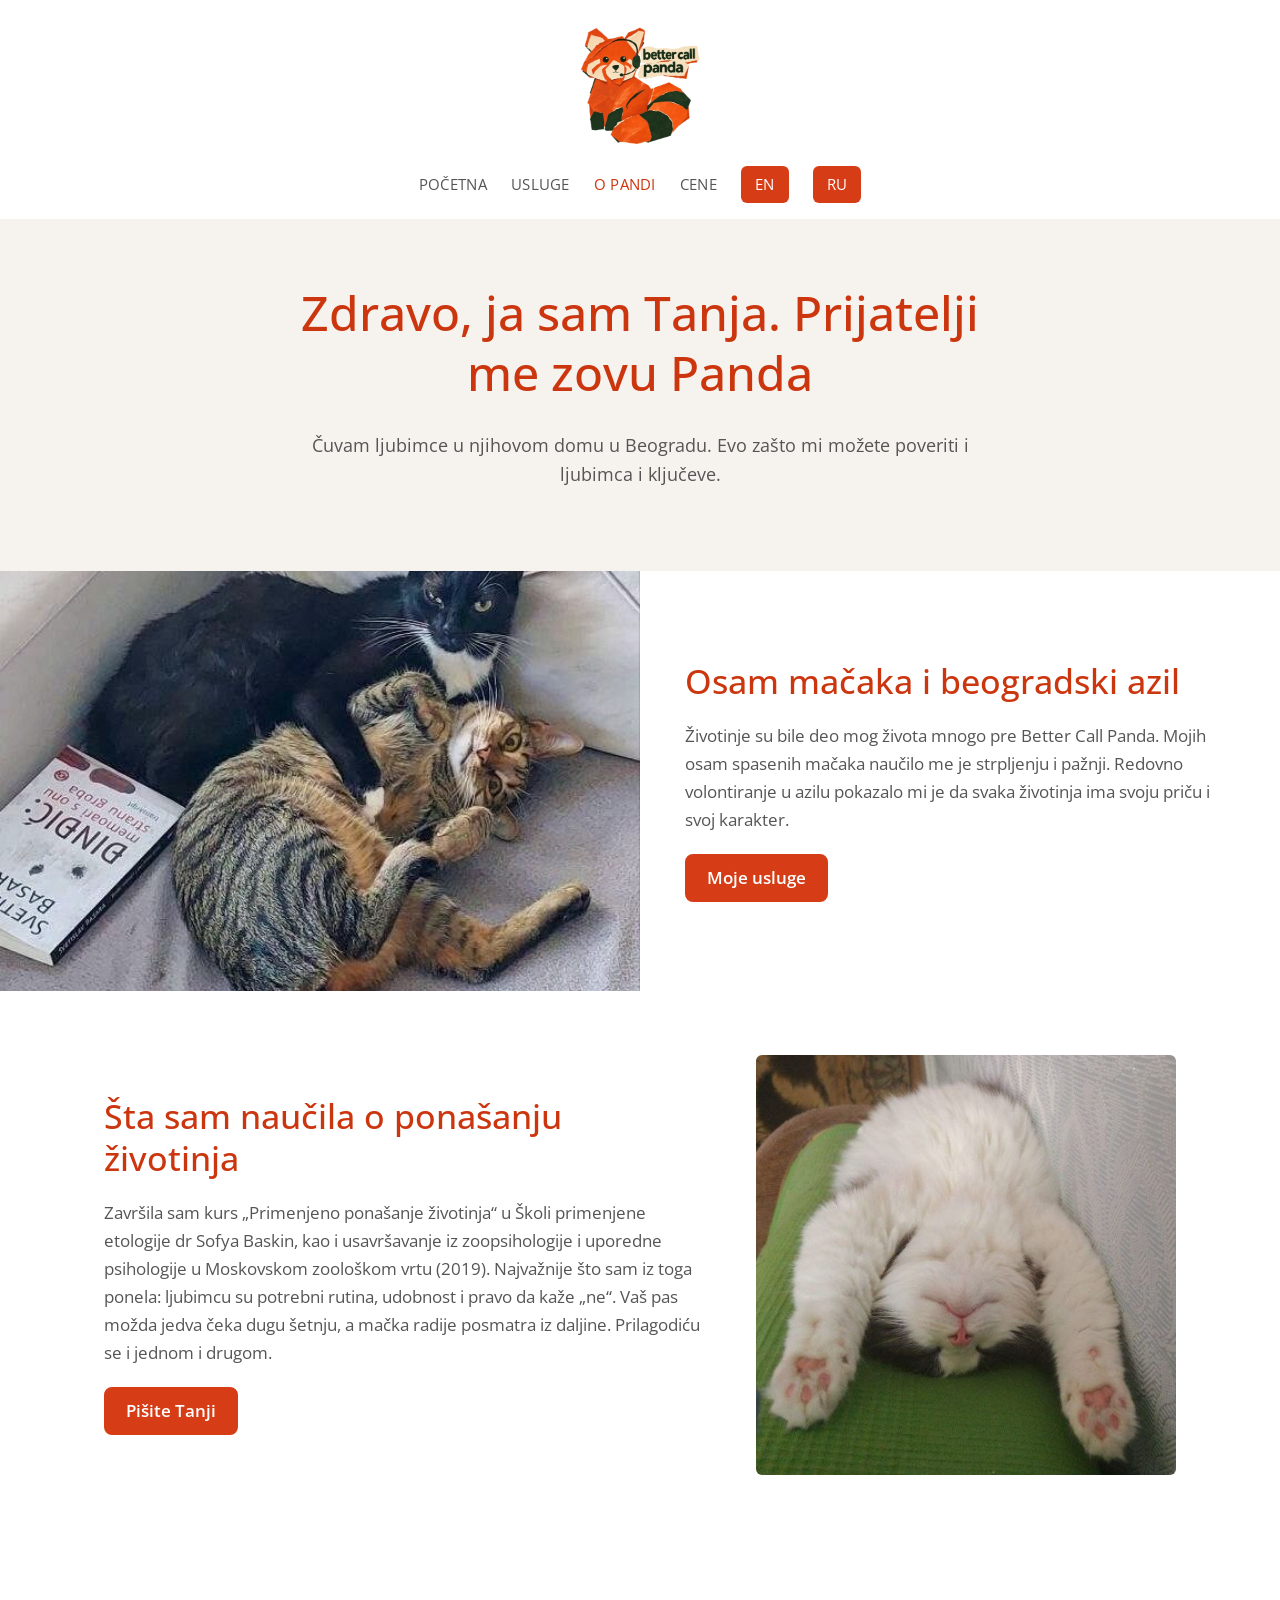
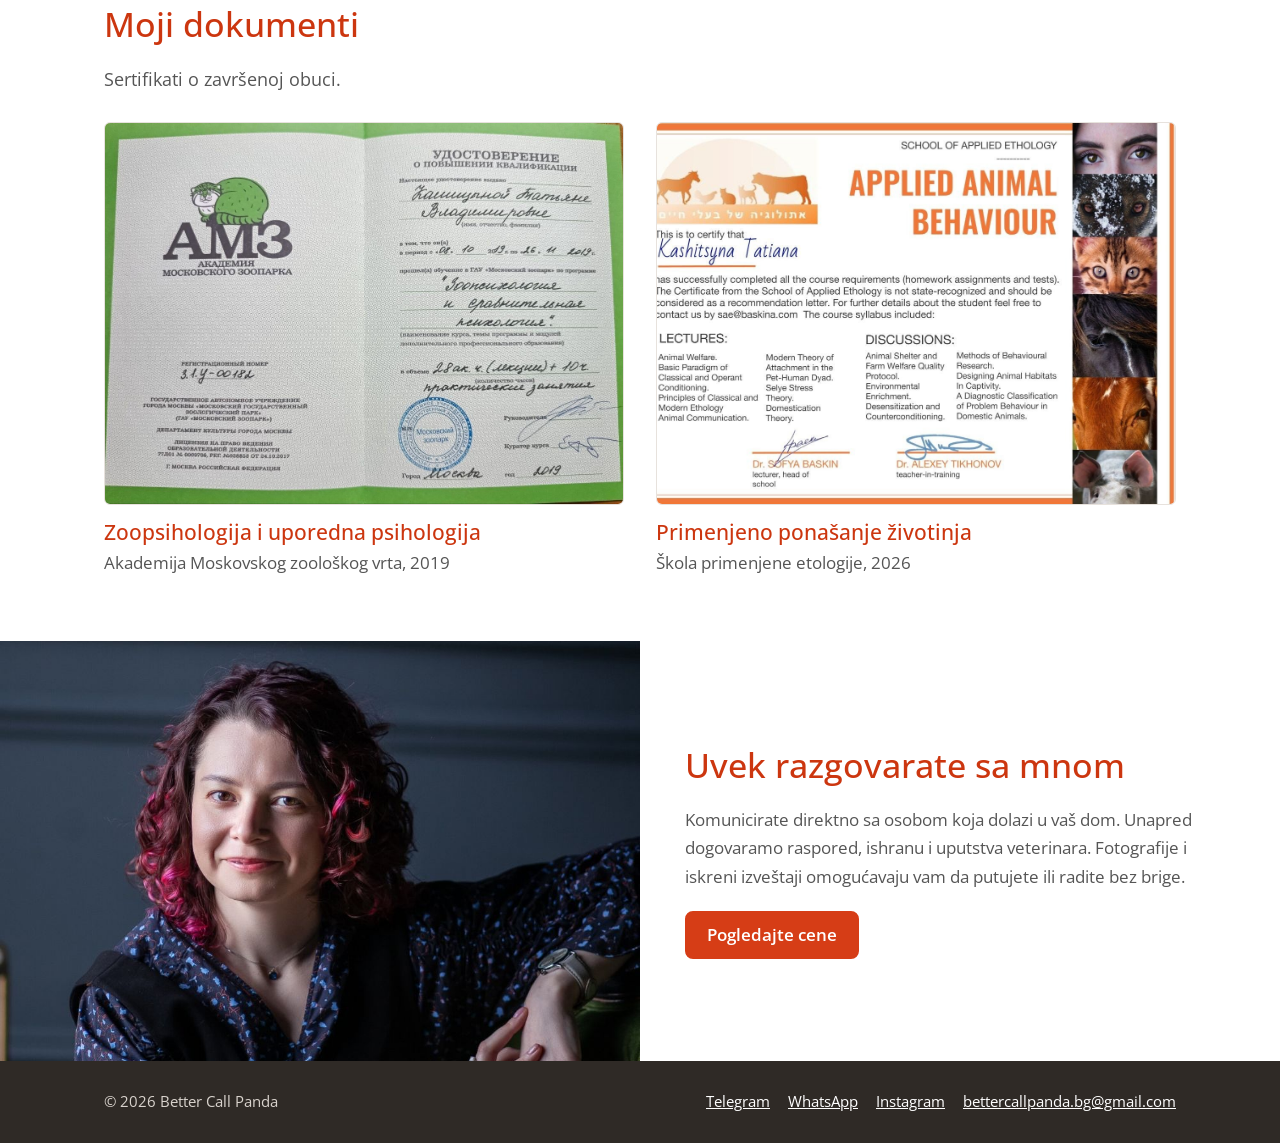
<file: sr/about.html>
<!doctype html>
<html lang="sr-Latn"><head>
<meta charset="utf-8">
<meta name="viewport" content="width=device-width,initial-scale=1">
<title>Upoznajte Tanju – Better Call Panda</title>
<meta name="description" content="Osam spasenih mačaka, volontiranje u beogradskom azilu, kursevi iz zoopsihologije i primenjene etologije.">
<link rel="canonical" href="https://bettercallpanda.github.io/sr/about">
<link rel="alternate" hreflang="en" href="https://bettercallpanda.github.io/about">
<link rel="alternate" hreflang="ru" href="https://bettercallpanda.github.io/ru/about">
<link rel="alternate" hreflang="sr" href="https://bettercallpanda.github.io/sr/about">
<link rel="alternate" hreflang="x-default" href="https://bettercallpanda.github.io/about">
<meta property="og:type" content="website">
<meta property="og:title" content="Upoznajte Tanju – Better Call Panda">
<meta property="og:description" content="Osam spasenih mačaka, volontiranje u beogradskom azilu, kursevi iz zoopsihologije i primenjene etologije.">
<meta property="og:url" content="https://bettercallpanda.github.io/sr/about">
<meta property="og:image" content="https://bettercallpanda.github.io/img/tanya-portrait.jpg">
<meta property="og:locale" content="sr_RS">
<link rel="icon" type="image/png" href="/img/favicon.png">
<link rel="preload" href="/fonts/open-sans-latin.woff2" as="font" type="font/woff2" crossorigin>
<link rel="stylesheet" href="/style.css">
</head>
<body>
<a class="skip" href="#main">Pređi na sadržaj</a>
<header class="top">
<a class="top__logo" href="/sr/"><img src="/img/logo.webp" alt="Better Call Panda" width="360" height="379"></a>
<nav class="nav" aria-label="Glavni meni">
<a href="/sr/">Početna</a>
<a href="/sr/services">Usluge</a>
<a href="/sr/about" aria-current="page">O Pandi</a>
<a href="/sr/prices">Cene</a>


<a class="lang" href="/about" hreflang="en">EN</a>
<a class="lang" href="/ru/about" hreflang="ru">RU</a></nav>
</header>
<main id="main">
<section class="sec sec--soft sec--center"><div class="wrap narrow"><h1>Zdravo, ja sam Tanja. Prijatelji me zovu Panda</h1><p class="lead">Čuvam ljubimce u njihovom domu u Beogradu. Evo zašto mi možete poveriti i ljubimca i ključeve.</p></div></section>
<section class="split"><div class="split__img"><img src="/img/cats-hug.jpg" alt="Dve mačke se grle" width="1000" height="750" loading="lazy"></div><div class="split__txt"><h2>Osam mačaka i beogradski azil</h2><p>Životinje su bile deo mog života mnogo pre Better Call Panda. Mojih osam spasenih mačaka naučilo me je strpljenju i pažnji. Redovno volontiranje u azilu pokazalo mi je da svaka životinja ima svoju priču i svoj karakter.</p><div class="btns"><a class="btn" href="/sr/services">Moje usluge</a></div></div></section>
<section class="sec"><div class="wrap who who--rev"><div><h2>Šta sam naučila o ponašanju životinja</h2><p>Završila sam kurs „Primenjeno ponašanje životinja“ u Školi primenjene etologije dr Sofya Baskin, kao i usavršavanje iz zoopsihologije i uporedne psihologije u Moskovskom zoološkom vrtu (2019). Najvažnije što sam iz toga ponela: ljubimcu su potrebni rutina, udobnost i pravo da kaže „ne“. Vaš pas možda jedva čeka dugu šetnju, a mačka radije posmatra iz daljine. Prilagodiću se i jednom i drugom.</p><div class="btns"><a class="btn" href="https://t.me/purrfectpanda">Pišite Tanji</a></div></div><img src="/img/cat-sleeping.jpg" alt="Bela mačka spava na leđima, ispruženih šapa" width="660" height="660" loading="lazy"></div></section>
<section class="sec"><div class="wrap"><h2>Moji dokumenti</h2><p class="lead">Sertifikati o završenoj obuci.</p><div class="docs"><div><a href="/img/zoo-certificate.jpg"><img src="/img/zoo-certificate.jpg" alt="Uverenje Moskovskog zoološkog vrta o usavršavanju iz zoopsihologije i uporedne psihologije" width="1280" height="942" loading="lazy"></a><h3>Zoopsihologija i uporedna psihologija</h3><p>Akademija Moskovskog zoološkog vrta, 2019</p></div><div><a href="/img/ethology-certificate.jpg"><img src="/img/ethology-certificate.jpg" alt="Sertifikat o završenom kursu Applied Animal Behaviour, School of Applied Ethology" width="1280" height="899" loading="lazy"></a><h3>Primenjeno ponašanje životinja</h3><p>Škola primenjene etologije, 2026</p></div></div></div></section>
<section class="split"><div class="split__img"><img src="/img/tanya-portrait.jpg" alt="Portret Tanje iz Better Call Panda" width="1000" height="750" loading="lazy"></div><div class="split__txt"><h2>Uvek razgovarate sa mnom</h2><p>Komunicirate direktno sa osobom koja dolazi u vaš dom. Unapred dogovaramo raspored, ishranu i uputstva veterinara. Fotografije i iskreni izveštaji omogućavaju vam da putujete ili radite bez brige.</p><div class="btns"><a class="btn" href="/sr/prices">Pogledajte cene</a></div></div></section>
</main>
<footer class="foot"><div class="wrap"><span>© 2026 Better Call Panda</span><nav aria-label="Kontakti"><a href="https://t.me/purrfectpanda">Telegram</a><a href="https://wa.me/381629315082">WhatsApp</a><a href="https://instagram.com/red.hot.chilling.panda">Instagram</a><a href="mailto:bettercallpanda.bg@gmail.com">bettercallpanda.bg@gmail.com</a></nav></div></footer>


<a class="tg-float" href="https://t.me/purrfectpanda"><svg viewBox="0 0 24 24" aria-hidden="true"><path d="M21.9 4.3 18.7 19.4c-.2 1-.9 1.3-1.8.8l-4.9-3.6-2.4 2.3c-.3.3-.5.5-1 .5l.3-5L18 6.1c.4-.4-.1-.6-.6-.2L6.2 13 1.4 11.5c-1-.3-1-1 .2-1.5L20.6 2.7c.9-.3 1.6.2 1.3 1.6z"/></svg><span>Javite se</span></a><script>(function(){var b=document.querySelector('.tg-float');function u(){var y=scrollY,h=innerHeight;b.classList.toggle('is-shown',y>h*.8||y+h>=document.documentElement.scrollHeight-40)}['scroll','resize','load','DOMContentLoaded'].forEach(function(e){addEventListener(e,u,{passive:true})})})()</script>
</body></html>
</file>
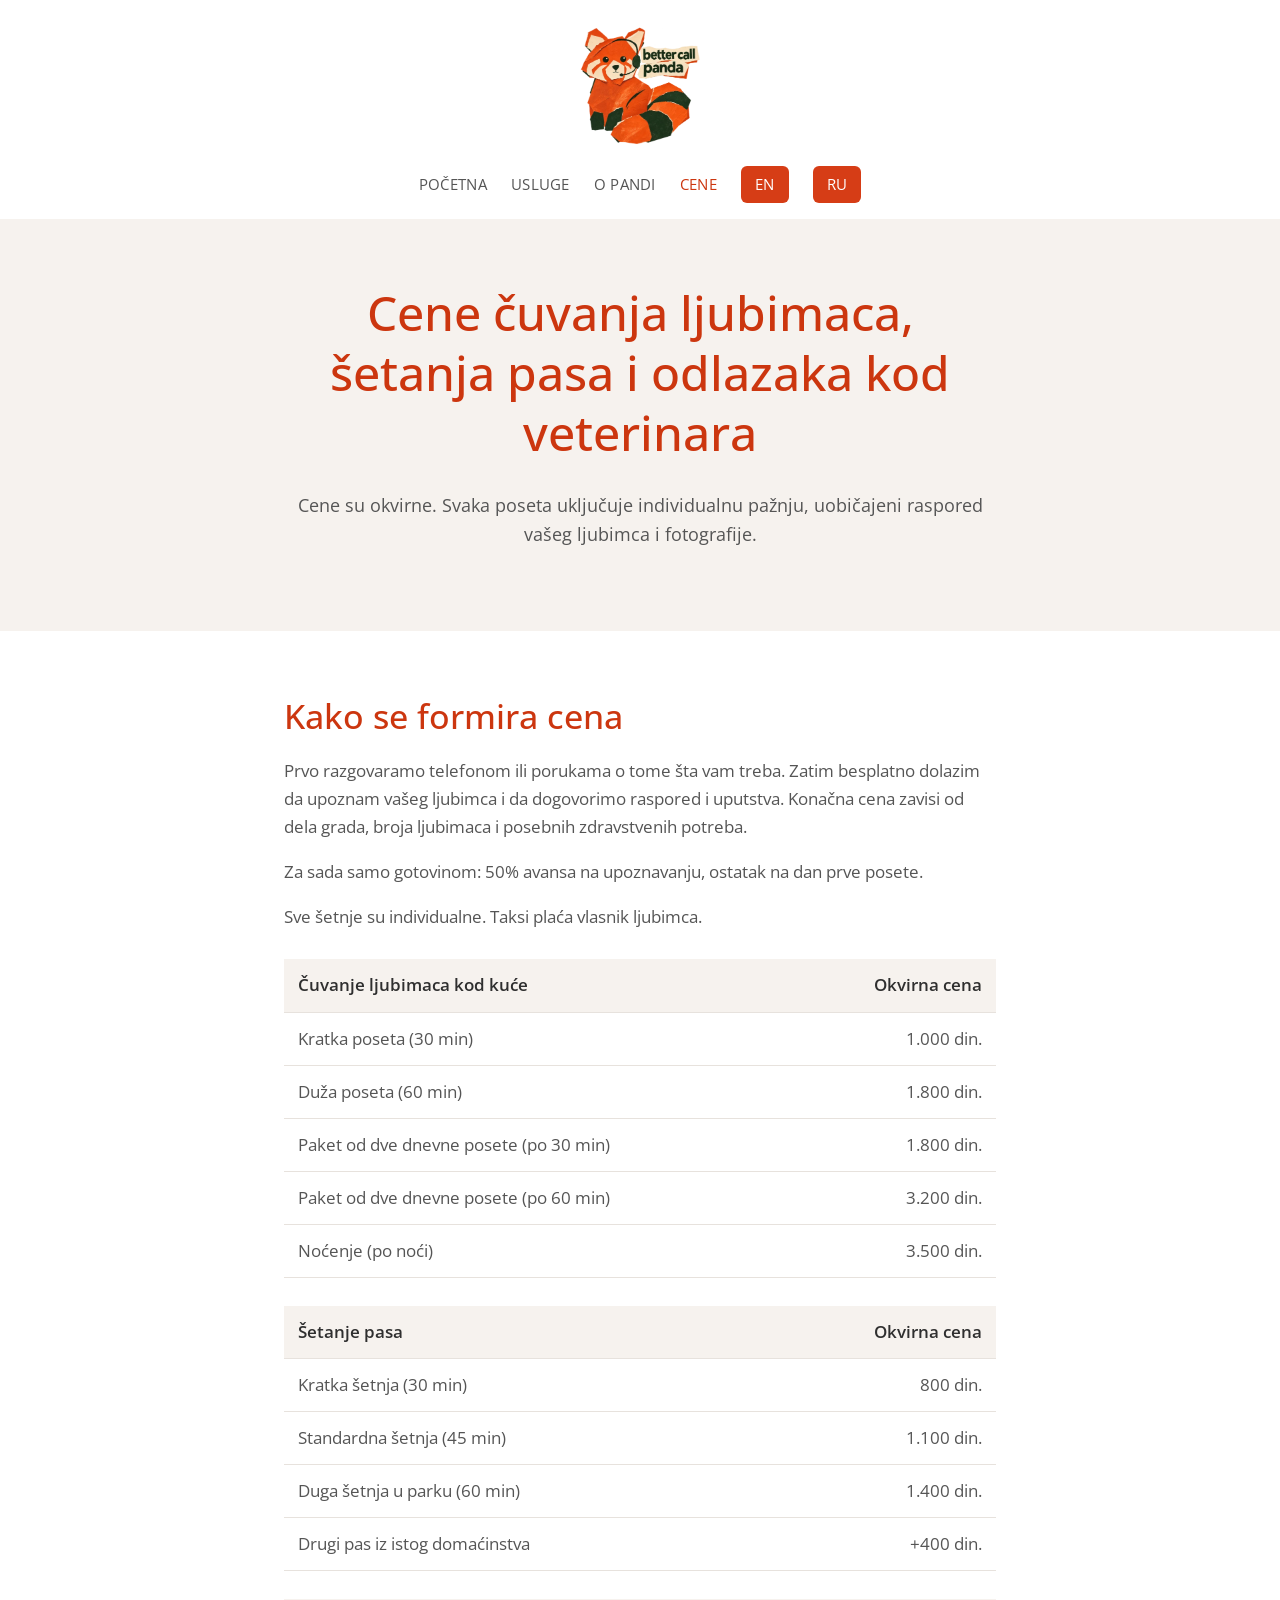
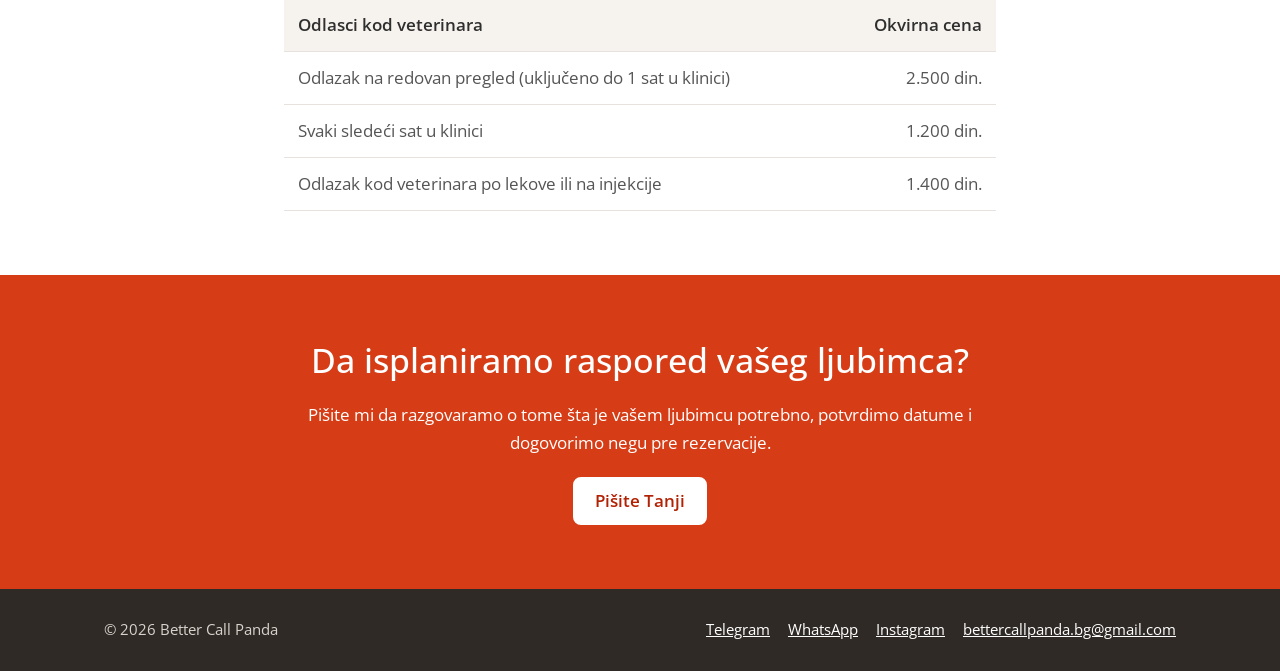
<file: sr/prices.html>
<!doctype html>
<html lang="sr-Latn"><head>
<meta charset="utf-8">
<meta name="viewport" content="width=device-width,initial-scale=1">
<title>Cene čuvanja ljubimaca u Beogradu – Better Call Panda</title>
<meta name="description" content="Okvirne cene čuvanja ljubimaca, šetanja pasa i odlazaka kod veterinara u Beogradu. Upoznavanje je besplatno.">
<link rel="canonical" href="https://bettercallpanda.github.io/sr/prices">
<link rel="alternate" hreflang="en" href="https://bettercallpanda.github.io/prices">
<link rel="alternate" hreflang="ru" href="https://bettercallpanda.github.io/ru/prices">
<link rel="alternate" hreflang="sr" href="https://bettercallpanda.github.io/sr/prices">
<link rel="alternate" hreflang="x-default" href="https://bettercallpanda.github.io/prices">
<meta property="og:type" content="website">
<meta property="og:title" content="Cene čuvanja ljubimaca u Beogradu – Better Call Panda">
<meta property="og:description" content="Okvirne cene čuvanja ljubimaca, šetanja pasa i odlazaka kod veterinara u Beogradu. Upoznavanje je besplatno.">
<meta property="og:url" content="https://bettercallpanda.github.io/sr/prices">
<meta property="og:image" content="https://bettercallpanda.github.io/img/tanya-portrait.jpg">
<meta property="og:locale" content="sr_RS">
<link rel="icon" type="image/png" href="/img/favicon.png">
<link rel="preload" href="/fonts/open-sans-latin.woff2" as="font" type="font/woff2" crossorigin>
<link rel="stylesheet" href="/style.css">
</head>
<body>
<a class="skip" href="#main">Pređi na sadržaj</a>
<header class="top">
<a class="top__logo" href="/sr/"><img src="/img/logo.webp" alt="Better Call Panda" width="360" height="379"></a>
<nav class="nav" aria-label="Glavni meni">
<a href="/sr/">Početna</a>
<a href="/sr/services">Usluge</a>
<a href="/sr/about">O Pandi</a>
<a href="/sr/prices" aria-current="page">Cene</a>


<a class="lang" href="/prices" hreflang="en">EN</a>
<a class="lang" href="/ru/prices" hreflang="ru">RU</a></nav>
</header>
<main id="main">
<section class="sec sec--soft sec--center"><div class="wrap narrow"><h1>Cene čuvanja ljubimaca, šetanja pasa i odlazaka kod veterinara</h1><p class="lead">Cene su okvirne. Svaka poseta uključuje individualnu pažnju, uobičajeni raspored vašeg ljubimca i fotografije.</p></div></section>
<section class="sec"><div class="wrap narrow"><h2>Kako se formira cena</h2><p>Prvo razgovaramo telefonom ili porukama o tome šta vam treba. Zatim besplatno dolazim da upoznam vašeg ljubimca i da dogovorimo raspored i uputstva. Konačna cena zavisi od dela grada, broja ljubimaca i posebnih zdravstvenih potreba.</p><p>Za sada samo gotovinom: 50% avansa na upoznavanju, ostatak na dan prve posete.</p><p>Sve šetnje su individualne. Taksi plaća vlasnik ljubimca.</p><table class="price"><thead><tr><th scope="col">Čuvanje ljubimaca kod kuće</th><th scope="col">Okvirna cena</th></tr></thead><tbody><tr><td>Kratka poseta (30 min)</td><td>1.000 din.</td></tr><tr><td>Duža poseta (60 min)</td><td>1.800 din.</td></tr><tr><td>Paket od dve dnevne posete (po 30 min)</td><td>1.800 din.</td></tr><tr><td>Paket od dve dnevne posete (po 60 min)</td><td>3.200 din.</td></tr><tr><td>Noćenje (po noći)</td><td>3.500 din.</td></tr></tbody></table><table class="price"><thead><tr><th scope="col">Šetanje pasa</th><th scope="col">Okvirna cena</th></tr></thead><tbody><tr><td>Kratka šetnja (30 min)</td><td>800 din.</td></tr><tr><td>Standardna šetnja (45 min)</td><td>1.100 din.</td></tr><tr><td>Duga šetnja u parku (60 min)</td><td>1.400 din.</td></tr><tr><td>Drugi pas iz istog domaćinstva</td><td>+400 din.</td></tr></tbody></table><table class="price"><thead><tr><th scope="col">Odlasci kod veterinara</th><th scope="col">Okvirna cena</th></tr></thead><tbody><tr><td>Odlazak na redovan pregled (uključeno do 1 sat u klinici)</td><td>2.500 din.</td></tr><tr><td>Svaki sledeći sat u klinici</td><td>1.200 din.</td></tr><tr><td>Odlazak kod veterinara po lekove ili na injekcije</td><td>1.400 din.</td></tr></tbody></table></div></section>
<section class="sec cta"><div class="wrap narrow"><h2>Da isplaniramo raspored vašeg ljubimca?</h2><p>Pišite mi da razgovaramo o tome šta je vašem ljubimcu potrebno, potvrdimo datume i dogovorimo negu pre rezervacije.</p><div class="btns" style="justify-content:center"><a class="btn btn--white" href="https://t.me/purrfectpanda">Pišite Tanji</a></div></div></section>
</main>
<footer class="foot"><div class="wrap"><span>© 2026 Better Call Panda</span><nav aria-label="Kontakti"><a href="https://t.me/purrfectpanda">Telegram</a><a href="https://wa.me/381629315082">WhatsApp</a><a href="https://instagram.com/red.hot.chilling.panda">Instagram</a><a href="mailto:bettercallpanda.bg@gmail.com">bettercallpanda.bg@gmail.com</a></nav></div></footer>


<a class="tg-float" href="https://t.me/purrfectpanda"><svg viewBox="0 0 24 24" aria-hidden="true"><path d="M21.9 4.3 18.7 19.4c-.2 1-.9 1.3-1.8.8l-4.9-3.6-2.4 2.3c-.3.3-.5.5-1 .5l.3-5L18 6.1c.4-.4-.1-.6-.6-.2L6.2 13 1.4 11.5c-1-.3-1-1 .2-1.5L20.6 2.7c.9-.3 1.6.2 1.3 1.6z"/></svg><span>Javite se</span></a><script>(function(){var b=document.querySelector('.tg-float');function u(){var y=scrollY,h=innerHeight;b.classList.toggle('is-shown',y>h*.8||y+h>=document.documentElement.scrollHeight-40)}['scroll','resize','load','DOMContentLoaded'].forEach(function(e){addEventListener(e,u,{passive:true})})})()</script>
</body></html>
</file>
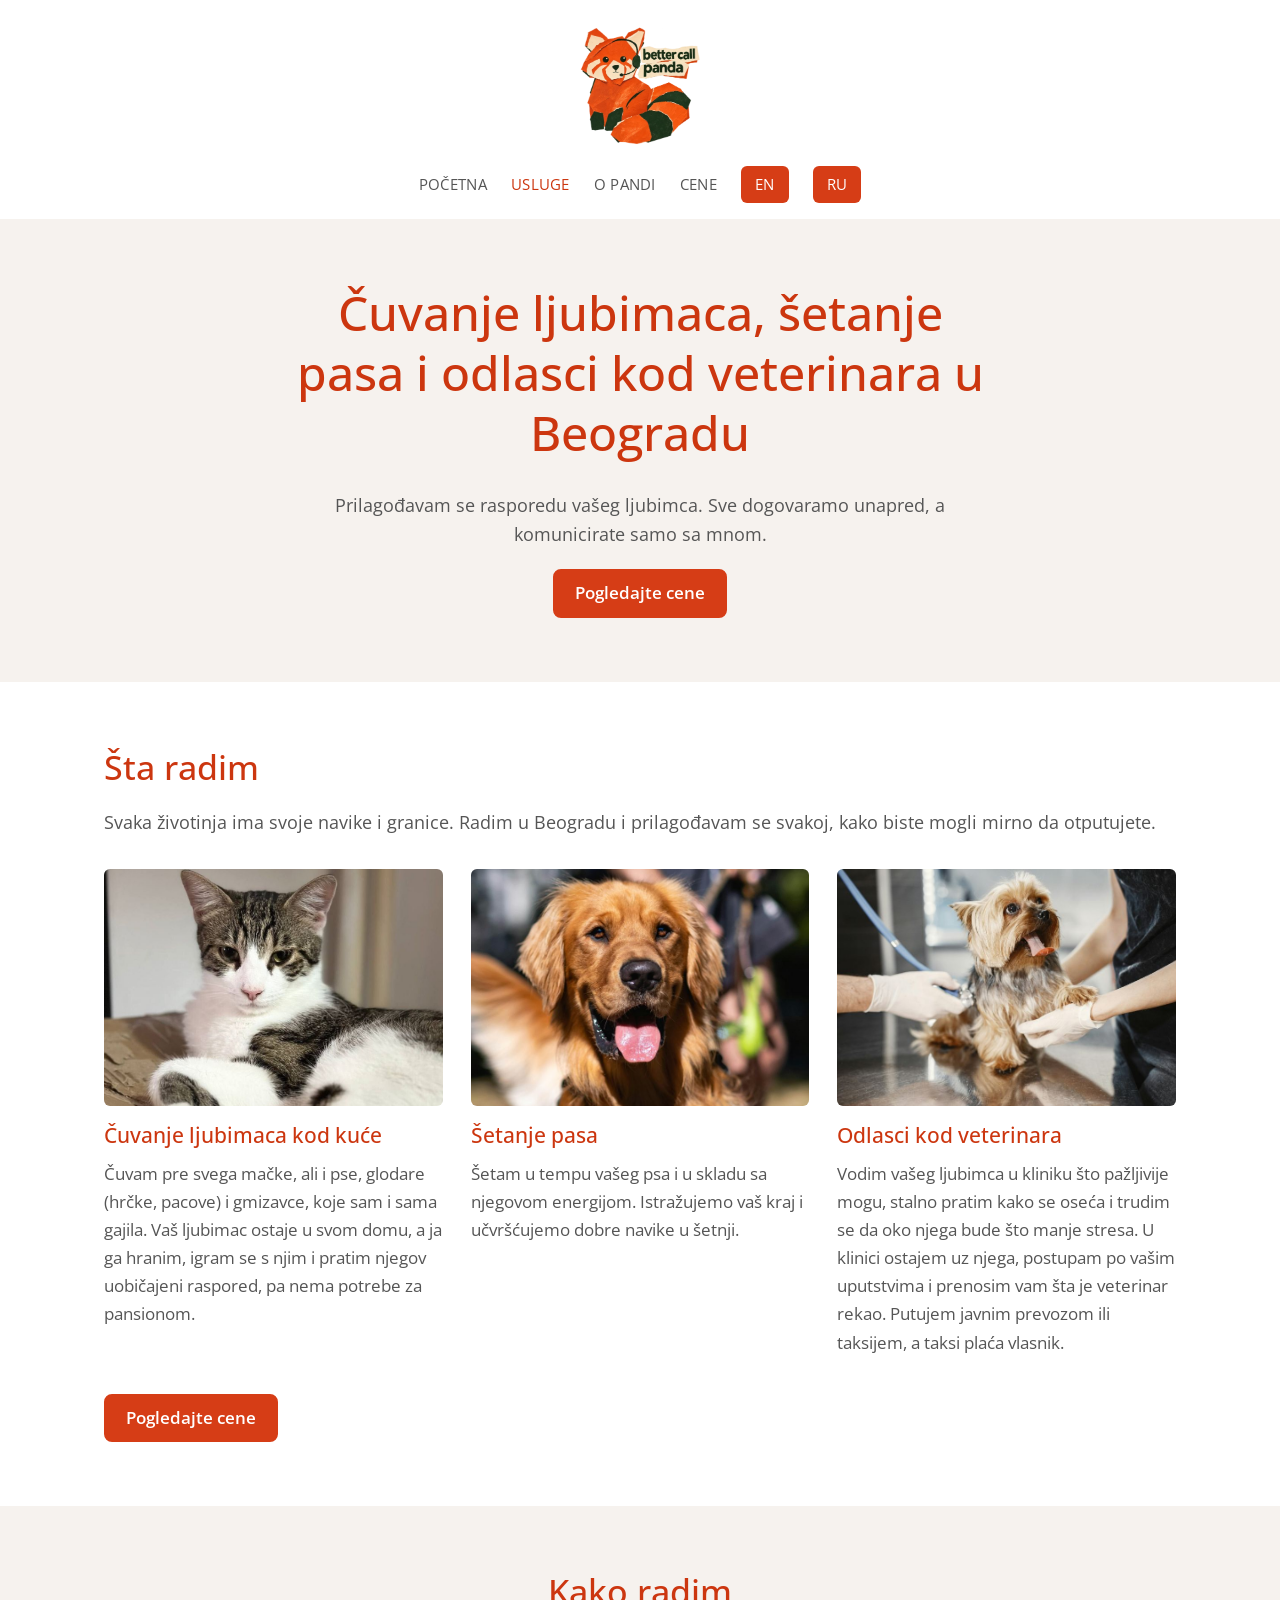
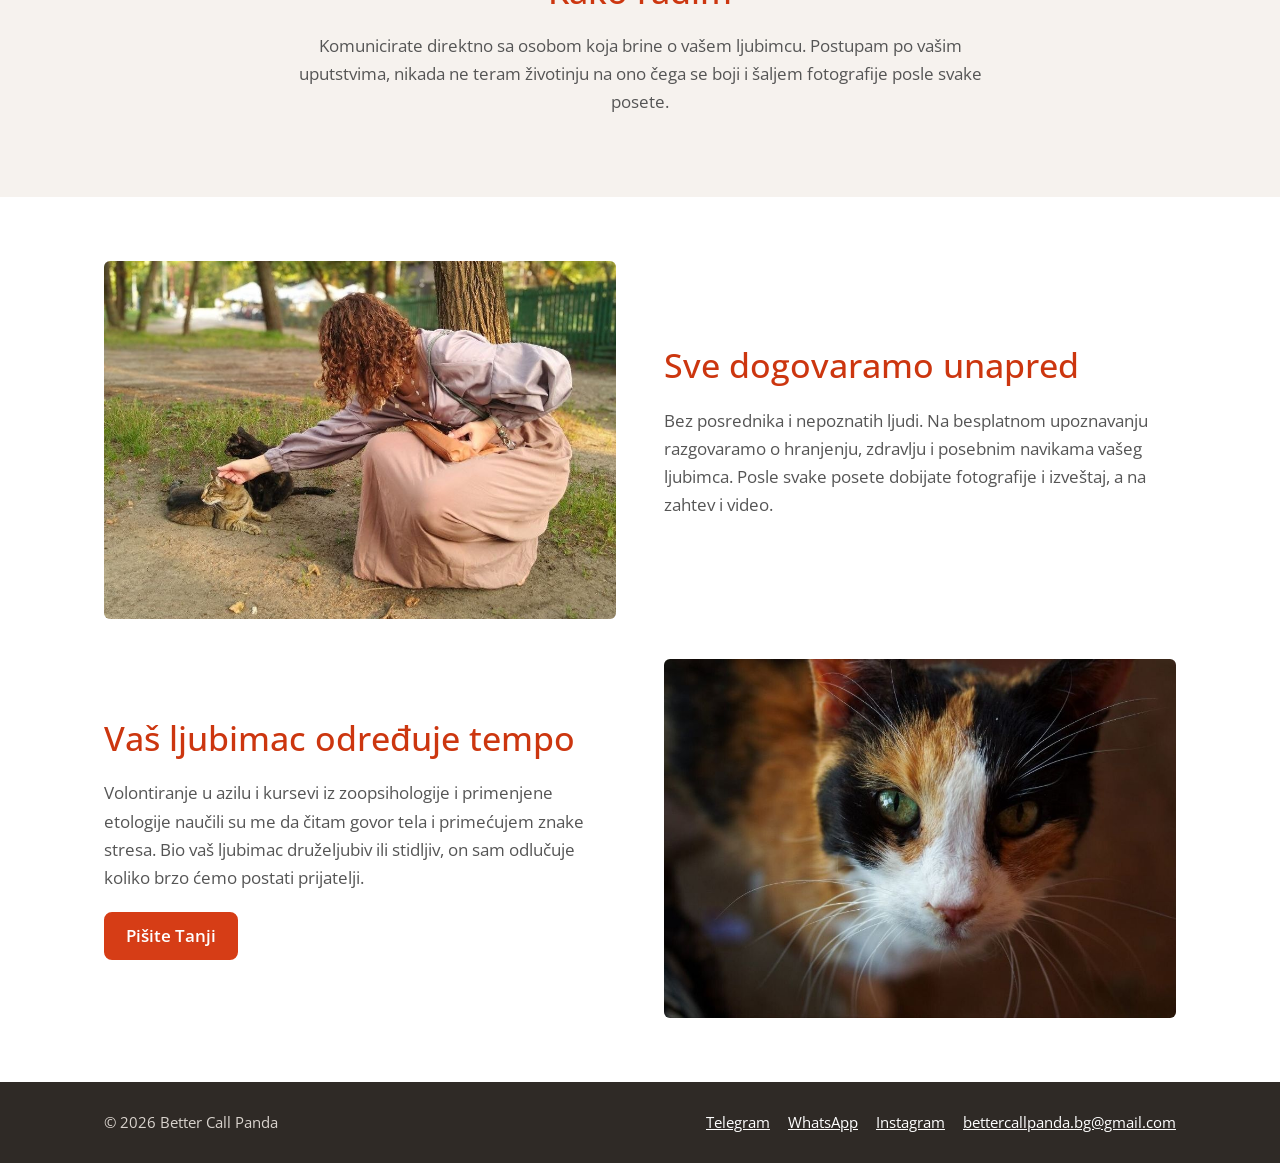
<file: sr/services.html>
<!doctype html>
<html lang="sr-Latn"><head>
<meta charset="utf-8">
<meta name="viewport" content="width=device-width,initial-scale=1">
<title>Čuvanje ljubimaca i šetanje pasa u Beogradu – Better Call Panda</title>
<meta name="description" content="Čuvanje ljubimaca kod kuće, šetanje pasa i odlasci kod veterinara. Sve dogovaramo unapred, a komunicirate samo sa mnom.">
<link rel="canonical" href="https://bettercallpanda.github.io/sr/services">
<link rel="alternate" hreflang="en" href="https://bettercallpanda.github.io/services">
<link rel="alternate" hreflang="ru" href="https://bettercallpanda.github.io/ru/services">
<link rel="alternate" hreflang="sr" href="https://bettercallpanda.github.io/sr/services">
<link rel="alternate" hreflang="x-default" href="https://bettercallpanda.github.io/services">
<meta property="og:type" content="website">
<meta property="og:title" content="Čuvanje ljubimaca i šetanje pasa u Beogradu – Better Call Panda">
<meta property="og:description" content="Čuvanje ljubimaca kod kuće, šetanje pasa i odlasci kod veterinara. Sve dogovaramo unapred, a komunicirate samo sa mnom.">
<meta property="og:url" content="https://bettercallpanda.github.io/sr/services">
<meta property="og:image" content="https://bettercallpanda.github.io/img/tanya-portrait.jpg">
<meta property="og:locale" content="sr_RS">
<link rel="icon" type="image/png" href="/img/favicon.png">
<link rel="preload" href="/fonts/open-sans-latin.woff2" as="font" type="font/woff2" crossorigin>
<link rel="stylesheet" href="/style.css">
</head>
<body>
<a class="skip" href="#main">Pređi na sadržaj</a>
<header class="top">
<a class="top__logo" href="/sr/"><img src="/img/logo.webp" alt="Better Call Panda" width="360" height="379"></a>
<nav class="nav" aria-label="Glavni meni">
<a href="/sr/">Početna</a>
<a href="/sr/services" aria-current="page">Usluge</a>
<a href="/sr/about">O Pandi</a>
<a href="/sr/prices">Cene</a>


<a class="lang" href="/services" hreflang="en">EN</a>
<a class="lang" href="/ru/services" hreflang="ru">RU</a></nav>
</header>
<main id="main">
<section class="sec sec--soft sec--center"><div class="wrap narrow"><h1>Čuvanje ljubimaca, šetanje pasa i odlasci kod veterinara u Beogradu</h1><p class="lead">Prilagođavam se rasporedu vašeg ljubimca. Sve dogovaramo unapred, a komunicirate samo sa mnom.</p><div class="btns"><a class="btn" href="/sr/prices">Pogledajte cene</a></div></div></section>
<section class="sec"><div class="wrap"><h2>Šta radim</h2><p class="lead">Svaka životinja ima svoje navike i granice. Radim u Beogradu i prilagođavam se svakoj, kako biste mogli mirno da otputujete.</p><div class="cards cards--3"><article class="card"><img src="/img/cat-tabby.jpg" alt="Prugasta mačka sa belim grudima odmara na kauču" width="800" height="560" loading="lazy" style="object-position:50% 26%"><h3>Čuvanje ljubimaca kod kuće</h3><p>Čuvam pre svega mačke, ali i pse, glodare (hrčke, pacove) i gmizavce, koje sam i sama gajila. Vaš ljubimac ostaje u svom domu, a ja ga hranim, igram se s njim i pratim njegov uobičajeni raspored, pa nema potrebe za pansionom.</p></article><article class="card"><img src="/img/dog-walk.jpg" alt="Zlatni retriver se smeši u kameru" width="800" height="560" loading="lazy" style="object-position:50% 14%"><h3>Šetanje pasa</h3><p>Šetam u tempu vašeg psa i u skladu sa njegovom energijom. Istražujemo vaš kraj i učvršćujemo dobre navike u šetnji.</p></article><article class="card"><img src="/img/vet-table.jpg" alt="Mali pas na stolu u veterinarskoj klinici" width="800" height="560" loading="lazy"><h3>Odlasci kod veterinara</h3><p>Vodim vašeg ljubimca u kliniku što pažljivije mogu, stalno pratim kako se oseća i trudim se da oko njega bude što manje stresa. U klinici ostajem uz njega, postupam po vašim uputstvima i prenosim vam šta je veterinar rekao. Putujem javnim prevozom ili taksijem, a taksi plaća vlasnik.</p></article></div><div class="btns"><a class="btn" href="/sr/prices">Pogledajte cene</a></div></div></section>
<section class="sec sec--soft sec--center"><div class="wrap narrow"><h2>Kako radim</h2><p>Komunicirate direktno sa osobom koja brine o vašem ljubimcu. Postupam po vašim uputstvima, nikada ne teram životinju na ono čega se boji i šaljem fotografije posle svake posete.</p></div></section>
<section class="sec"><div class="wrap rows"><div class="row"><img src="/img/photo_2026-11-05_15-51-28.jpg" alt="Tanja iz Better Call Panda mazi dve mačke napolju" width="960" height="1280" loading="lazy" style="object-position:50% 65%"><div><h2>Sve dogovaramo unapred</h2><p>Bez posrednika i nepoznatih ljudi. Na besplatnom upoznavanju razgovaramo o hranjenju, zdravlju i posebnim navikama vašeg ljubimca. Posle svake posete dobijate fotografije i izveštaj, a na zahtev i video.</p></div></div><div class="row row--rev"><img src="/img/cat-calico.jpg" alt="Trobojna mačka izbliza" width="1000" height="700" loading="lazy" style="object-position:64% 50%"><div><h2>Vaš ljubimac određuje tempo</h2><p>Volontiranje u azilu i kursevi iz zoopsihologije i primenjene etologije naučili su me da čitam govor tela i primećujem znake stresa. Bio vaš ljubimac druželjubiv ili stidljiv, on sam odlučuje koliko brzo ćemo postati prijatelji.</p><div class="btns"><a class="btn" href="https://t.me/purrfectpanda">Pišite Tanji</a></div></div></div></div></section>
</main>
<footer class="foot"><div class="wrap"><span>© 2026 Better Call Panda</span><nav aria-label="Kontakti"><a href="https://t.me/purrfectpanda">Telegram</a><a href="https://wa.me/381629315082">WhatsApp</a><a href="https://instagram.com/red.hot.chilling.panda">Instagram</a><a href="mailto:bettercallpanda.bg@gmail.com">bettercallpanda.bg@gmail.com</a></nav></div></footer>


<a class="tg-float" href="https://t.me/purrfectpanda"><svg viewBox="0 0 24 24" aria-hidden="true"><path d="M21.9 4.3 18.7 19.4c-.2 1-.9 1.3-1.8.8l-4.9-3.6-2.4 2.3c-.3.3-.5.5-1 .5l.3-5L18 6.1c.4-.4-.1-.6-.6-.2L6.2 13 1.4 11.5c-1-.3-1-1 .2-1.5L20.6 2.7c.9-.3 1.6.2 1.3 1.6z"/></svg><span>Javite se</span></a><script>(function(){var b=document.querySelector('.tg-float');function u(){var y=scrollY,h=innerHeight;b.classList.toggle('is-shown',y>h*.8||y+h>=document.documentElement.scrollHeight-40)}['scroll','resize','load','DOMContentLoaded'].forEach(function(e){addEventListener(e,u,{passive:true})})})()</script>
</body></html>
</file>
<file: style.css>
@font-face{font-family:"Open Sans";font-style:normal;font-weight:400 600;font-display:swap;src:url(/fonts/open-sans-cyrillic-ext.woff2) format("woff2");unicode-range:U+0460-052F, U+1C80-1C8A, U+20B4, U+2DE0-2DFF, U+A640-A69F, U+FE2E-FE2F}
@font-face{font-family:"Open Sans";font-style:normal;font-weight:400 600;font-display:swap;src:url(/fonts/open-sans-cyrillic.woff2) format("woff2");unicode-range:U+0301, U+0400-045F, U+0490-0491, U+04B0-04B1, U+2116}
@font-face{font-family:"Open Sans";font-style:normal;font-weight:400 600;font-display:swap;src:url(/fonts/open-sans-latin-ext.woff2) format("woff2");unicode-range:U+0100-02BA, U+02BD-02C5, U+02C7-02CC, U+02CE-02D7, U+02DD-02FF, U+0304, U+0308, U+0329, U+1D00-1DBF, U+1E00-1E9F, U+1EF2-1EFF, U+2020, U+20A0-20AB, U+20AD-20C4, U+2113, U+2C60-2C7F, U+A720-A7FF}
@font-face{font-family:"Open Sans";font-style:normal;font-weight:400 600;font-display:swap;src:url(/fonts/open-sans-latin.woff2) format("woff2");unicode-range:U+0000-00FF, U+0131, U+0152-0153, U+02BB-02BC, U+02C6, U+02DA, U+02DC, U+0304, U+0308, U+0329, U+2000-206F, U+20AC, U+2122, U+2191, U+2193, U+2212, U+2215, U+FEFF, U+FFFD}
:root{--brand:#cc360f;--brand-dark:#b12103;--accent:#d63d16;--ink:#2f2f2f;--text:#555;--line:#e7e2dd;--soft:#f6f2ee;--white:#fff;--wrap:1120px}
*{box-sizing:border-box}
html{-webkit-text-size-adjust:100%}
body{margin:0;background:var(--white);color:var(--text);font:400 17px/1.65 "Open Sans","Segoe UI",Roboto,Helvetica,Arial,sans-serif}
img{display:block;max-width:100%;height:auto}
a{color:var(--brand-dark)}
h1,h2,h3{color:var(--brand);font-weight:500;line-height:1.25;margin:0 0 .6em}
h1{font-size:clamp(2rem,4.4vw,3rem)}
h2{font-size:clamp(1.6rem,3vw,2.1rem)}
h3{font-size:1.3rem}
p{margin:0 0 1em}
.skip{position:absolute;left:-999px;top:8px;background:#fff;padding:8px 12px;z-index:10}
.skip:focus{left:8px}
.top{background:#fff;text-align:center;padding:20px 16px 16px}
.top__logo{display:inline-block}
.top__logo img{width:120px;height:auto}
.nav{display:flex;flex-wrap:wrap;justify-content:center;align-items:center;gap:6px 24px;margin-top:12px}
.nav a{color:#555;text-decoration:none;text-transform:uppercase;font-size:.92rem;letter-spacing:.02em;padding:6px 0}
.nav a:hover,.nav a[aria-current=page]{color:var(--brand)}
.nav a.lang{background:var(--accent);color:#fff;border-radius:6px;padding:6px 14px}
.nav a.lang:hover{background:var(--brand-dark);color:#fff}
.wrap{max-width:var(--wrap);margin:0 auto;padding:0 24px}
.sec{padding:64px 0}
.sec--soft{background:var(--soft)}
.sec--center{text-align:center}
.narrow{max-width:760px;margin:0 auto}
.lead{font-size:1.1rem}
.btn{display:inline-block;background:var(--accent);color:#fff;text-decoration:none;font-weight:600;border-radius:8px;padding:11px 20px;line-height:1.3;border:2px solid var(--accent)}
.btn:hover{background:var(--brand-dark);border-color:var(--brand-dark)}
.btn--ghost{background:transparent;color:var(--accent)}
.btn--ghost:hover{color:#fff}
.btn--light{background:transparent;border-color:#fff;color:#fff}
.btn--light:hover{background:#fff;border-color:#fff;color:var(--brand-dark)}
.btn--white{background:#fff;border-color:#fff;color:var(--brand-dark)}
.btn--white:hover{background:#fff0ea;border-color:#fff0ea;color:var(--brand-dark)}
.btns{display:flex;flex-wrap:wrap;gap:12px;margin-top:20px}
.sec--center .btns{justify-content:center}
.hero{position:relative;background:#3a3226;color:#fff;overflow:hidden}
.hero>img{position:absolute;inset:0;width:100%;height:100%;object-fit:cover}
.hero::after{content:"";position:absolute;inset:0;background:linear-gradient(90deg,rgba(25,18,10,.72),rgba(25,18,10,.38) 70%,rgba(25,18,10,.2))}
.hero__in{position:relative;z-index:1;max-width:var(--wrap);margin:0 auto;padding:96px 24px}
.hero h1{color:#fff;max-width:720px}
.hero p{max-width:620px;font-size:1.1rem}
.cards{display:grid;grid-template-columns:repeat(4,1fr);gap:28px;margin-top:32px}
.cards--3{grid-template-columns:repeat(3,1fr)}
.card{display:flex;flex-direction:column;align-items:flex-start}
.card img{width:100%;aspect-ratio:10/7;object-fit:cover;border-radius:6px;margin-bottom:16px}
.card .btn{margin-top:auto}
.split{display:grid;grid-template-columns:1fr 1fr;align-items:stretch}
.split__img{position:relative;min-height:420px;background:var(--soft)}
.split__img img{position:absolute;inset:0;width:100%;height:100%;object-fit:cover}
.split__txt{align-self:center;padding:56px 7%;max-width:640px}
.split--rev .split__img{order:2}
.split--rev .split__txt{justify-self:end}
.rows{display:grid;gap:40px}
.row{display:grid;grid-template-columns:1fr 1fr;gap:48px;align-items:center}
.row img{width:100%;aspect-ratio:10/7;object-fit:cover;border-radius:6px}
.row--rev img{order:2}
.docs{display:grid;grid-template-columns:1fr 1fr;gap:32px;margin-top:28px}
.docs a{display:block;border:1px solid var(--line);border-radius:6px;overflow:hidden}
.docs img{width:100%;aspect-ratio:1280/942;object-fit:cover}
.docs h3{margin:14px 0 4px}
.docs p{margin:0}
details{border-bottom:1px solid var(--line);padding:14px 0}
summary{cursor:pointer;color:var(--ink);font-weight:600;list-style-position:outside}
details p{margin:10px 0 2px}
.contact{display:grid;grid-template-columns:1.1fr 1fr;gap:56px}
.contact ul{list-style:none;margin:0;padding:0}
.contact li{margin:0 0 6px}
.price{width:100%;border-collapse:collapse;margin:28px 0 0}
.price th,.price td{text-align:left;padding:12px 14px;border-bottom:1px solid var(--line)}
.price thead th{color:var(--ink);background:var(--soft);font-weight:600}
.price td:last-child,.price th:last-child{text-align:right;white-space:nowrap}
.cta{background:var(--accent);color:#fff;text-align:center}
.cta h2{color:#fff}
.foot{background:#2f2a26;color:#d9d3cd;font-size:.95rem;padding:28px 0}
.foot a{color:#fff}
.foot .wrap{display:flex;flex-wrap:wrap;justify-content:space-between;gap:10px 24px}
.foot nav{display:flex;flex-wrap:wrap;gap:6px 18px}
@media (max-width:980px){.cards{grid-template-columns:repeat(2,1fr)}.cards--3{grid-template-columns:repeat(2,1fr)}}
@media (max-width:760px){body{font-size:16px}.top__logo img{width:92px}.nav{gap:2px 16px}.nav a{font-size:.8rem}.sec{padding:44px 0}.wrap{padding:0 16px}.hero__in{padding:64px 16px}.hero::after{background:rgba(25,18,10,.6)}.split,.row,.docs,.contact{grid-template-columns:1fr}.row{gap:18px}.row--rev img{order:0}.split__img{min-height:0;aspect-ratio:4/3}.split--rev .split__img{order:0}.split__txt{padding:32px 16px;max-width:none}.contact{gap:32px}}
@media (max-width:520px){.cards,.cards--3{grid-template-columns:1fr}.btns .btn{flex:1 1 auto;text-align:center}.price th,.price td{padding:10px 8px}}
.who{display:grid;grid-template-columns:minmax(0,420px) minmax(0,1fr);gap:56px;align-items:center}
.who img{width:100%;height:auto;border-radius:6px}
@media (max-width:760px){.who{grid-template-columns:1fr;gap:24px}.who img{max-width:420px;margin:0 auto}}
.who--rev{grid-template-columns:minmax(0,1fr) minmax(0,420px)}
@media (max-width:760px){.who--rev{grid-template-columns:1fr}.who--rev img{order:-1}}
@media (max-width:520px){.nav{gap:2px 9px}.nav a{font-size:.7rem;letter-spacing:0}.nav a.lang{padding:3px 7px}}
@media (max-width:340px){.nav{gap:2px 6px}.nav a.lang{padding:3px 6px}}
.tg-float{display:none}
@media (max-width:760px){.tg-float{display:flex;align-items:center;gap:8px;position:fixed;right:16px;bottom:16px;z-index:50;background:var(--accent);color:#fff;text-decoration:none;font-weight:600;font-size:.95rem;border-radius:999px;padding:12px 18px;box-shadow:0 6px 18px rgba(0,0,0,.28)}.tg-float svg{width:18px;height:18px;fill:currentColor}.foot{padding-bottom:84px}.tg-float{opacity:0;visibility:hidden;transform:translateY(12px);transition:opacity .25s,transform .25s,visibility 0s .25s}.tg-float.is-shown{opacity:1;visibility:visible;transform:none;transition-delay:0s}}
.hero::after{background:linear-gradient(90deg,rgba(20,14,8,.82),rgba(20,14,8,.6) 55%,rgba(20,14,8,.2))}
.hero h1{font-weight:600;text-shadow:0 1px 3px rgba(0,0,0,.35)}
.hero p{font-weight:500;text-shadow:0 1px 2px rgba(0,0,0,.45)}
@media (max-width:760px){.hero::after{background:rgba(20,14,8,.68)}}
</file>
